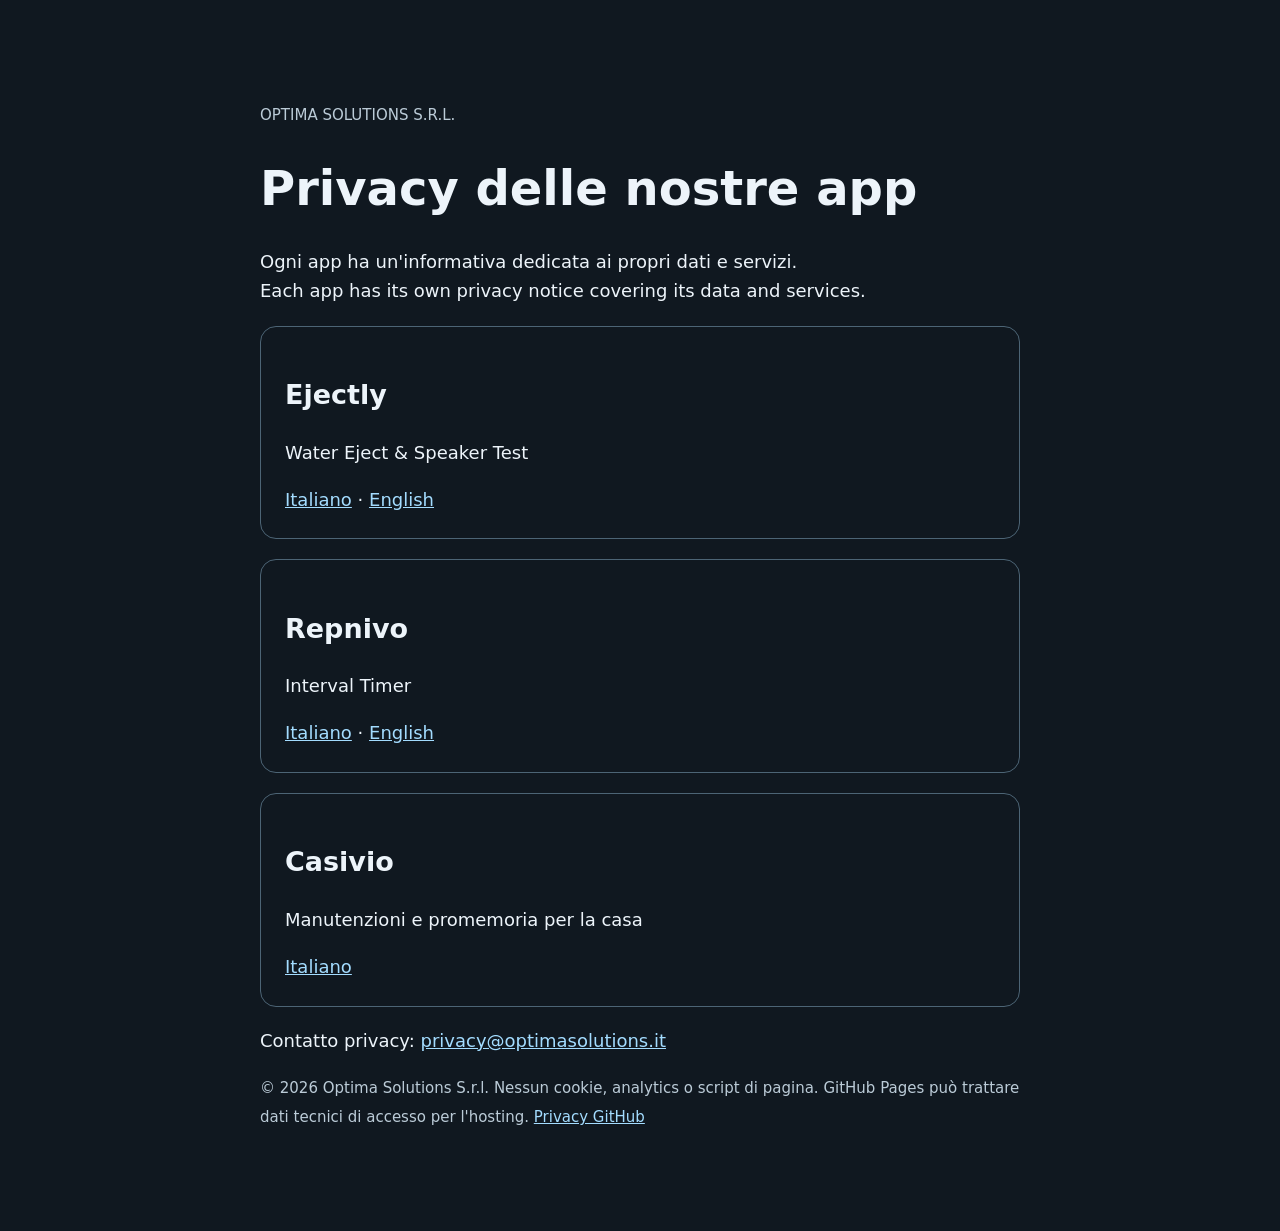
<file: index.html>
<!doctype html><html lang="it"><head><meta charset="utf-8"><meta name="viewport" content="width=device-width,initial-scale=1"><title>Optima Solutions — Privacy delle app</title><meta name="referrer" content="no-referrer"><style>body{font:18px/1.6 system-ui;margin:0;background:#101820;color:#edf4fa}main{max-width:760px;margin:8vh auto;padding:28px}h1{font-size:clamp(30px,6vw,48px);line-height:1.15}a{color:#a3dcff}article{border:1px solid #4c6475;border-radius:16px;padding:24px;margin:20px 0}small{color:#bbcbd7}a:focus-visible{outline:3px solid #ffd279;outline-offset:4px}</style></head><body><main><small>OPTIMA SOLUTIONS S.R.L.</small><h1>Privacy delle nostre app</h1><p>Ogni app ha un'informativa dedicata ai propri dati e servizi.<br><span lang="en">Each app has its own privacy notice covering its data and services.</span></p><article><h2>Ejectly</h2><p>Water Eject &amp; Speaker Test</p><a href="ejectly/it/">Italiano</a> · <a href="ejectly/" lang="en">English</a></article><article><h2>Repnivo</h2><p>Interval Timer</p><a href="repnivo/#italiano">Italiano</a> · <a href="repnivo/#english" lang="en">English</a></article><article><h2>Casivio</h2><p>Manutenzioni e promemoria per la casa</p><a href="casivio/">Italiano</a></article><p>Contatto privacy: <a href="mailto:privacy@optimasolutions.it">privacy@optimasolutions.it</a></p><small>© 2026 Optima Solutions S.r.l. Nessun cookie, analytics o script di pagina. GitHub Pages può trattare dati tecnici di accesso per l'hosting. <a href="https://docs.github.com/en/site-policy/privacy-policies/github-general-privacy-statement">Privacy GitHub</a></small></main></body></html>
</file>
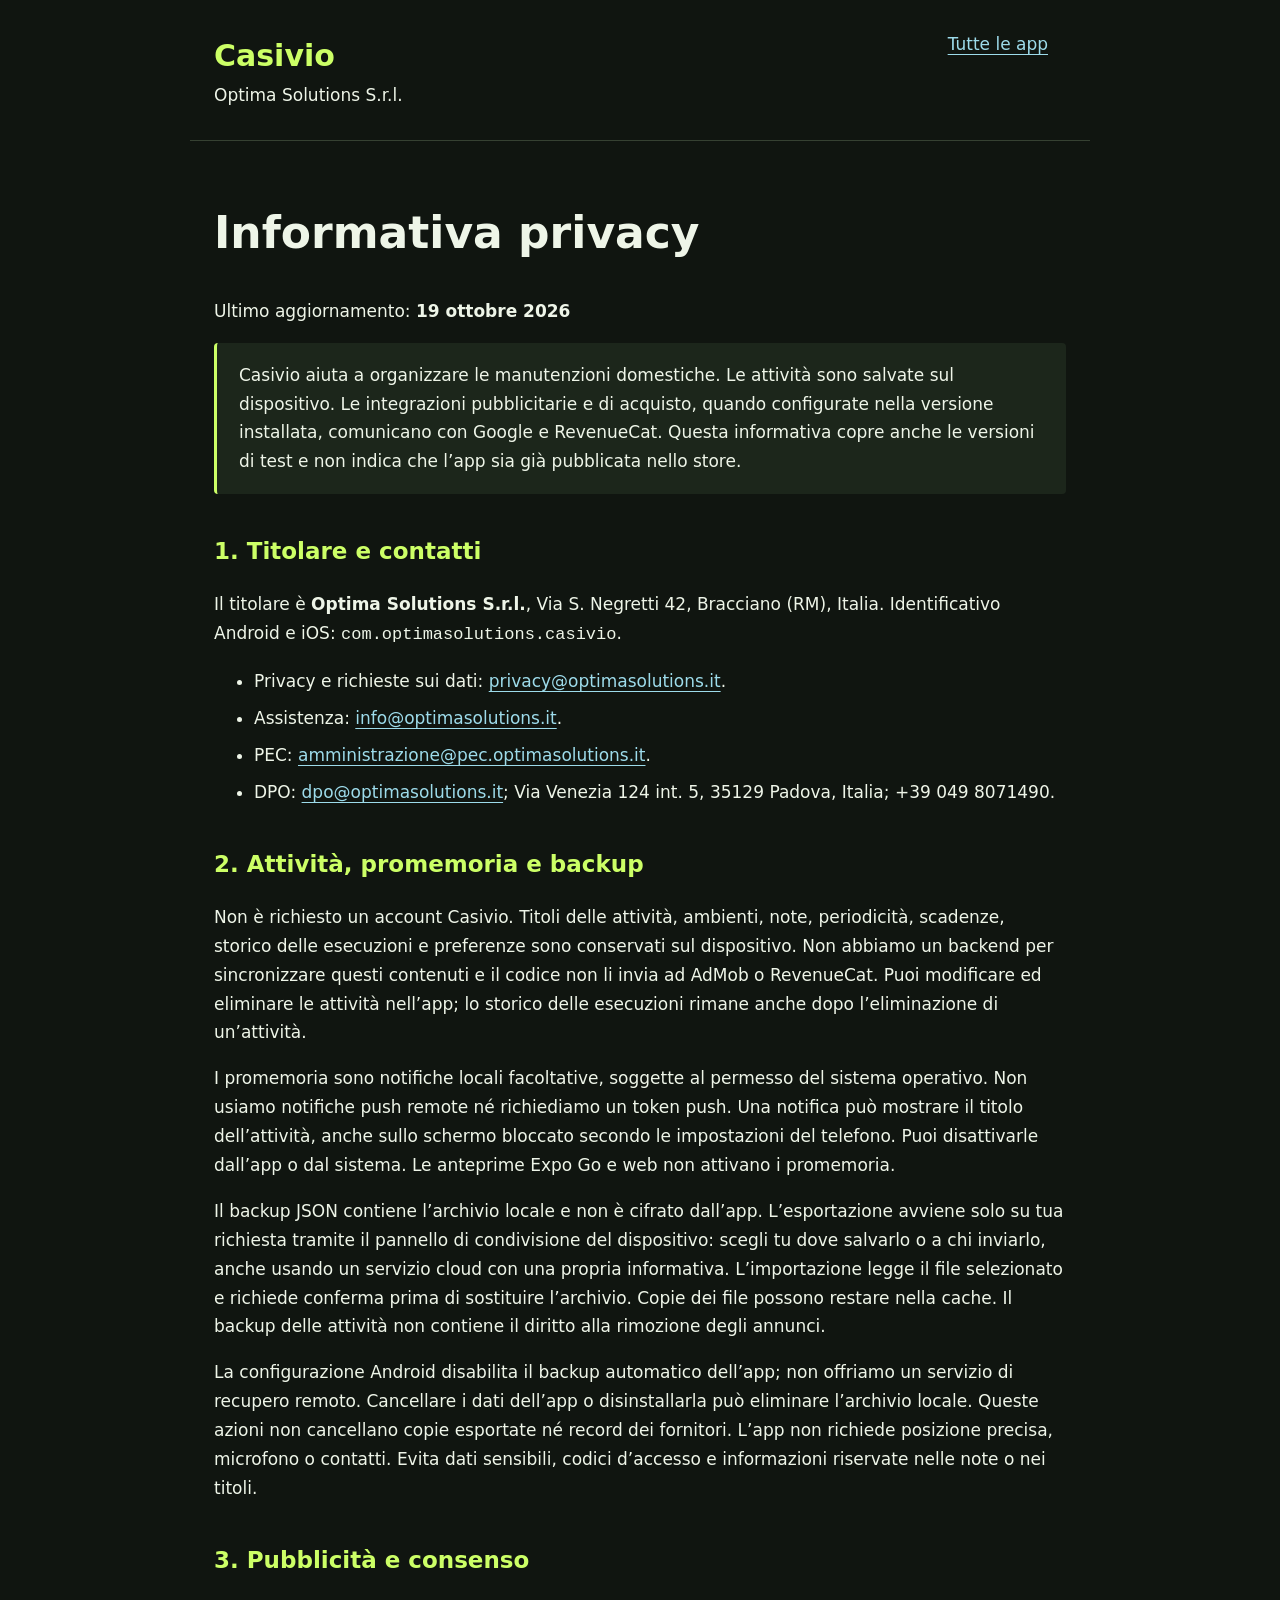
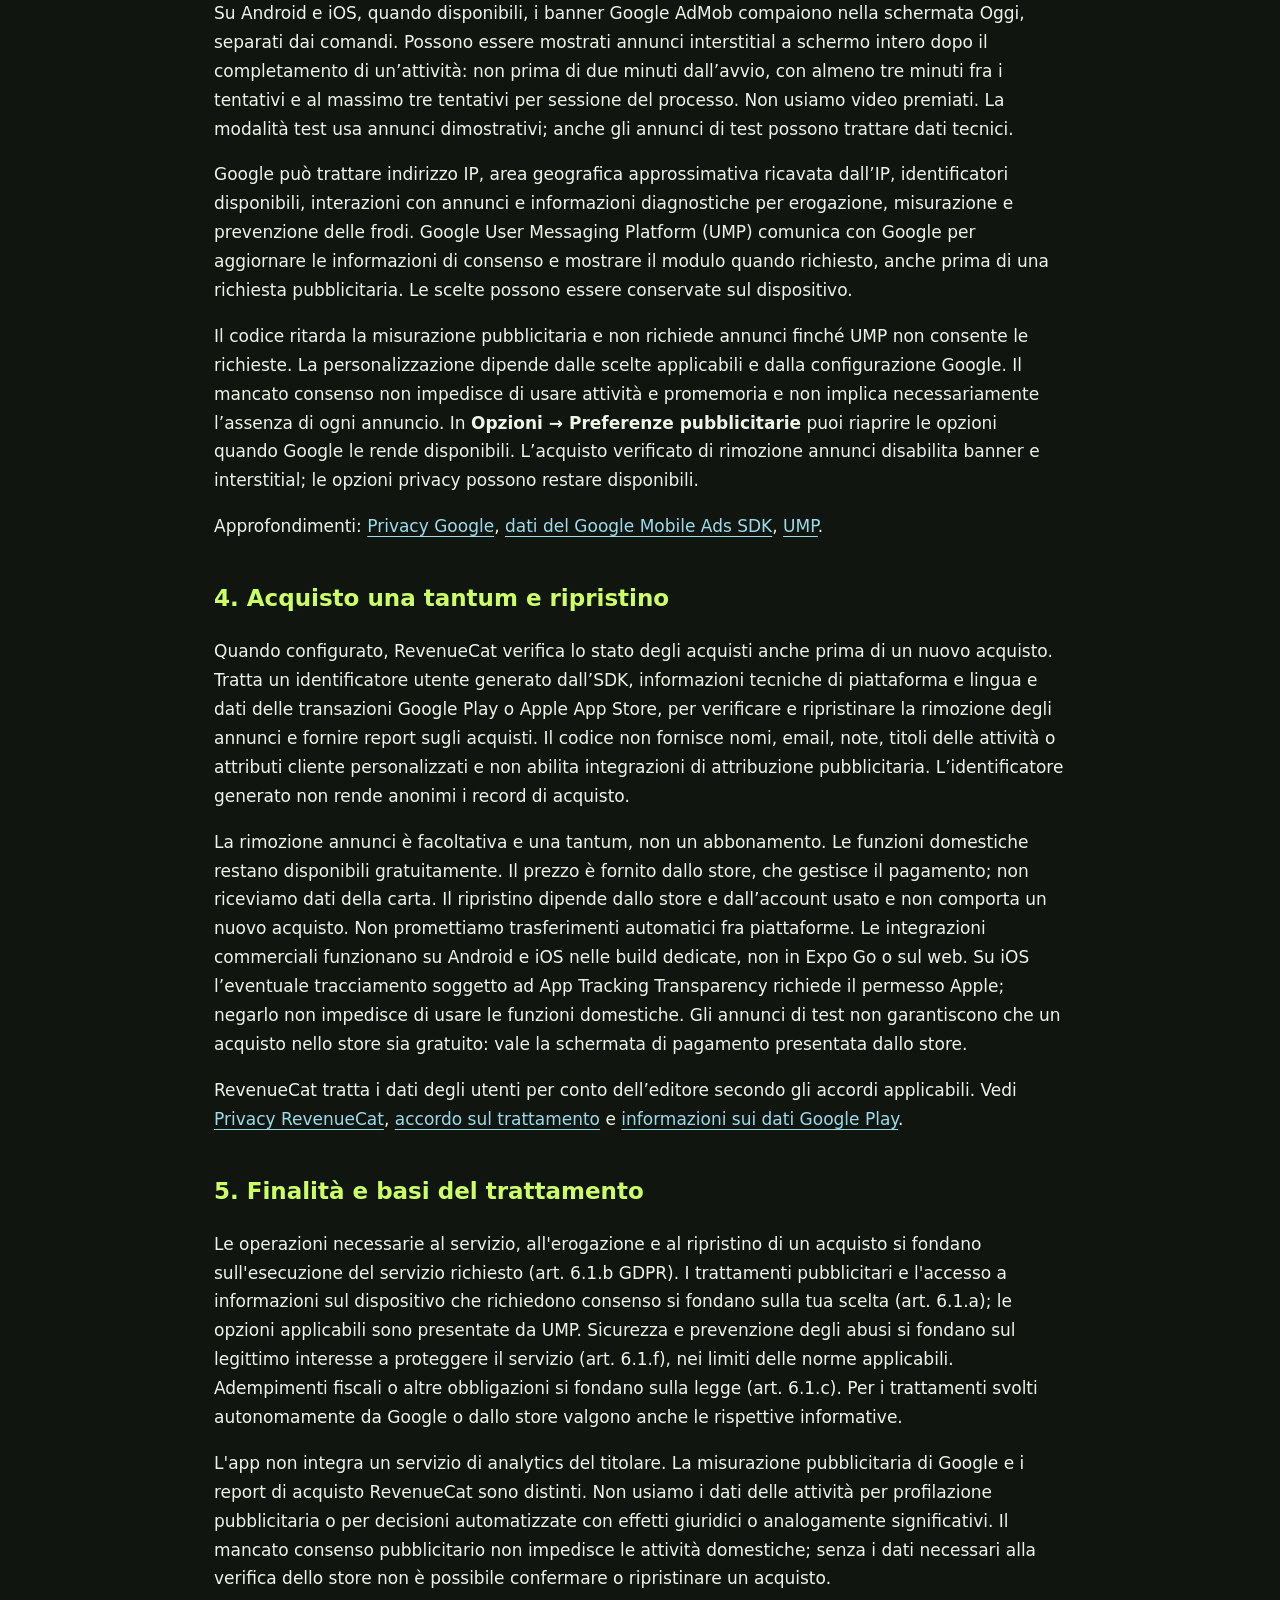
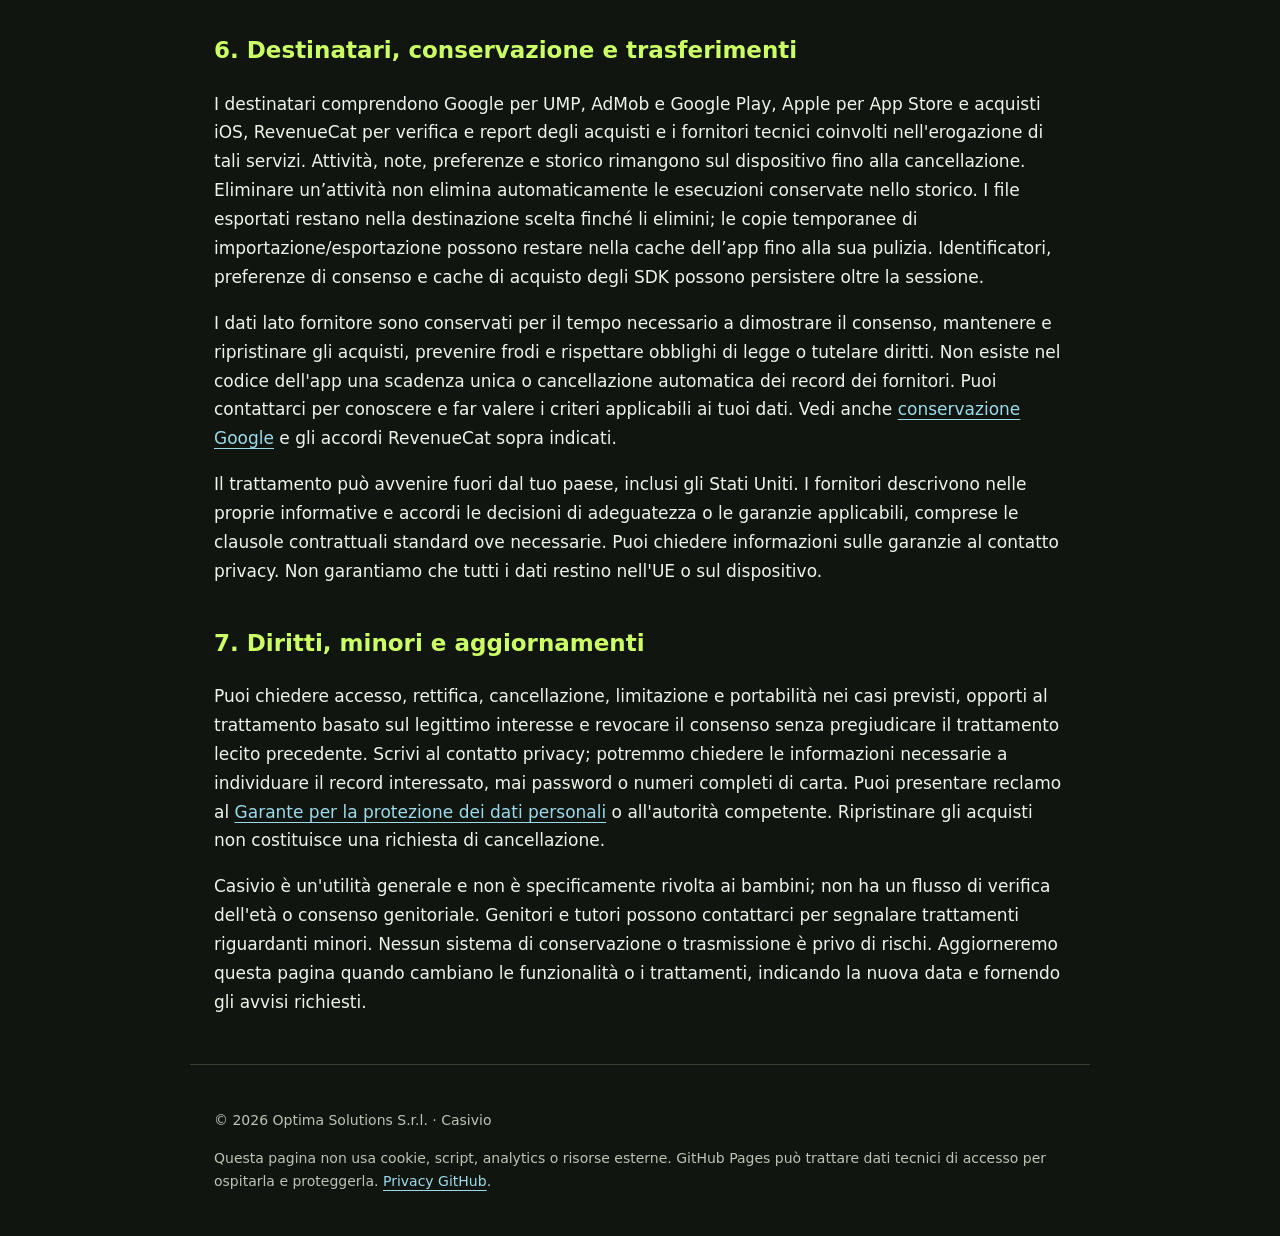
<file: casivio/index.html>
<!doctype html>
<html lang="it"><head><meta charset="utf-8"><meta name="viewport" content="width=device-width,initial-scale=1"><meta name="referrer" content="no-referrer"><title>Casivio — Informativa privacy / Privacy policy</title><meta name="description" content="Informativa privacy Casivio, promemoria per la casa di Optima Solutions S.r.l."><style>
*{box-sizing:border-box}html{scroll-behavior:smooth}body{margin:0;background:#101510;color:#eef5e8;font:17px/1.7 system-ui,sans-serif}header,main,footer{max-width:900px;margin:auto;padding:30px 24px}header{border-bottom:1px solid #364132;display:flex;justify-content:space-between;gap:20px;flex-wrap:wrap}strong.logo{font-size:30px;color:#ccff66}a{color:#9ddbea;text-underline-offset:4px}nav a{margin-right:18px}h1{font-size:clamp(30px,5vw,44px);line-height:1.2}h2{font-size:23px;color:#ccff66;margin-top:38px}h3{font-size:19px}.note{padding:18px 22px;background:#1c261b;border-left:3px solid #ccff66;border-radius:4px}section+section{margin-top:64px;border-top:1px solid #364132;padding-top:30px}footer{font-size:14px;color:#bac5b4;border-top:1px solid #364132}code{overflow-wrap:anywhere}li{margin:8px 0}:focus-visible{outline:3px solid #ffd279;outline-offset:4px}
</style></head><body><header><div><strong class="logo">Casivio</strong><br>Optima Solutions S.r.l.</div><nav><a href="../">Tutte le app</a></nav></header><main>
<section id="italiano" lang="it"><h1>Informativa privacy</h1><p>Ultimo aggiornamento: <strong>19 ottobre 2026</strong></p>
<p class="note">Casivio aiuta a organizzare le manutenzioni domestiche. Le attività sono salvate sul dispositivo. Le integrazioni pubblicitarie e di acquisto, quando configurate nella versione installata, comunicano con Google e RevenueCat. Questa informativa copre anche le versioni di test e non indica che l’app sia già pubblicata nello store.</p>
<h2>1. Titolare e contatti</h2><p>Il titolare è <strong>Optima Solutions S.r.l.</strong>, Via S. Negretti 42, Bracciano (RM), Italia. Identificativo Android e iOS: <code>com.optimasolutions.casivio</code>.</p><ul><li>Privacy e richieste sui dati: <a href="mailto:privacy@optimasolutions.it">privacy@optimasolutions.it</a>.</li><li>Assistenza: <a href="mailto:info@optimasolutions.it">info@optimasolutions.it</a>.</li><li>PEC: <a href="mailto:amministrazione@pec.optimasolutions.it">amministrazione@pec.optimasolutions.it</a>.</li><li>DPO: <a href="mailto:dpo@optimasolutions.it">dpo@optimasolutions.it</a>; Via Venezia 124 int. 5, 35129 Padova, Italia; +39 049 8071490.</li></ul>
<h2>2. Attività, promemoria e backup</h2><p>Non è richiesto un account Casivio. Titoli delle attività, ambienti, note, periodicità, scadenze, storico delle esecuzioni e preferenze sono conservati sul dispositivo. Non abbiamo un backend per sincronizzare questi contenuti e il codice non li invia ad AdMob o RevenueCat. Puoi modificare ed eliminare le attività nell’app; lo storico delle esecuzioni rimane anche dopo l’eliminazione di un’attività.</p>
<p>I promemoria sono notifiche locali facoltative, soggette al permesso del sistema operativo. Non usiamo notifiche push remote né richiediamo un token push. Una notifica può mostrare il titolo dell’attività, anche sullo schermo bloccato secondo le impostazioni del telefono. Puoi disattivarle dall’app o dal sistema. Le anteprime Expo Go e web non attivano i promemoria.</p>
<p>Il backup JSON contiene l’archivio locale e non è cifrato dall’app. L’esportazione avviene solo su tua richiesta tramite il pannello di condivisione del dispositivo: scegli tu dove salvarlo o a chi inviarlo, anche usando un servizio cloud con una propria informativa. L’importazione legge il file selezionato e richiede conferma prima di sostituire l’archivio. Copie dei file possono restare nella cache. Il backup delle attività non contiene il diritto alla rimozione degli annunci.</p>
<p>La configurazione Android disabilita il backup automatico dell’app; non offriamo un servizio di recupero remoto. Cancellare i dati dell’app o disinstallarla può eliminare l’archivio locale. Queste azioni non cancellano copie esportate né record dei fornitori. L’app non richiede posizione precisa, microfono o contatti. Evita dati sensibili, codici d’accesso e informazioni riservate nelle note o nei titoli.</p>
<h2>3. Pubblicità e consenso</h2><p>Su Android e iOS, quando disponibili, i banner Google AdMob compaiono nella schermata Oggi, separati dai comandi. Possono essere mostrati annunci interstitial a schermo intero dopo il completamento di un’attività: non prima di due minuti dall’avvio, con almeno tre minuti fra i tentativi e al massimo tre tentativi per sessione del processo. Non usiamo video premiati. La modalità test usa annunci dimostrativi; anche gli annunci di test possono trattare dati tecnici.</p>
<p>Google può trattare indirizzo IP, area geografica approssimativa ricavata dall’IP, identificatori disponibili, interazioni con annunci e informazioni diagnostiche per erogazione, misurazione e prevenzione delle frodi. Google User Messaging Platform (UMP) comunica con Google per aggiornare le informazioni di consenso e mostrare il modulo quando richiesto, anche prima di una richiesta pubblicitaria. Le scelte possono essere conservate sul dispositivo.</p>
<p>Il codice ritarda la misurazione pubblicitaria e non richiede annunci finché UMP non consente le richieste. La personalizzazione dipende dalle scelte applicabili e dalla configurazione Google. Il mancato consenso non impedisce di usare attività e promemoria e non implica necessariamente l’assenza di ogni annuncio. In <strong>Opzioni → Preferenze pubblicitarie</strong> puoi riaprire le opzioni quando Google le rende disponibili. L’acquisto verificato di rimozione annunci disabilita banner e interstitial; le opzioni privacy possono restare disponibili.</p>
<p>Approfondimenti: <a href="https://policies.google.com/privacy">Privacy Google</a>, <a href="https://developers.google.com/admob/android/privacy/play-data-disclosure">dati del Google Mobile Ads SDK</a>, <a href="https://developers.google.com/admob/android/privacy">UMP</a>.</p>
<h2>4. Acquisto una tantum e ripristino</h2><p>Quando configurato, RevenueCat verifica lo stato degli acquisti anche prima di un nuovo acquisto. Tratta un identificatore utente generato dall’SDK, informazioni tecniche di piattaforma e lingua e dati delle transazioni Google Play o Apple App Store, per verificare e ripristinare la rimozione degli annunci e fornire report sugli acquisti. Il codice non fornisce nomi, email, note, titoli delle attività o attributi cliente personalizzati e non abilita integrazioni di attribuzione pubblicitaria. L’identificatore generato non rende anonimi i record di acquisto.</p>
<p>La rimozione annunci è facoltativa e una tantum, non un abbonamento. Le funzioni domestiche restano disponibili gratuitamente. Il prezzo è fornito dallo store, che gestisce il pagamento; non riceviamo dati della carta. Il ripristino dipende dallo store e dall’account usato e non comporta un nuovo acquisto. Non promettiamo trasferimenti automatici fra piattaforme. Le integrazioni commerciali funzionano su Android e iOS nelle build dedicate, non in Expo Go o sul web. Su iOS l’eventuale tracciamento soggetto ad App Tracking Transparency richiede il permesso Apple; negarlo non impedisce di usare le funzioni domestiche. Gli annunci di test non garantiscono che un acquisto nello store sia gratuito: vale la schermata di pagamento presentata dallo store.</p>
<p>RevenueCat tratta i dati degli utenti per conto dell’editore secondo gli accordi applicabili. Vedi <a href="https://www.revenuecat.com/privacy">Privacy RevenueCat</a>, <a href="https://www.revenuecat.com/dpa">accordo sul trattamento</a> e <a href="https://www.revenuecat.com/docs/platform-resources/google-platform-resources/google-plays-data-safety">informazioni sui dati Google Play</a>.</p>
<h2>5. Finalità e basi del trattamento</h2><p>Le operazioni necessarie al servizio, all'erogazione e al ripristino di un acquisto si fondano sull'esecuzione del servizio richiesto (art. 6.1.b GDPR). I trattamenti pubblicitari e l'accesso a informazioni sul dispositivo che richiedono consenso si fondano sulla tua scelta (art. 6.1.a); le opzioni applicabili sono presentate da UMP. Sicurezza e prevenzione degli abusi si fondano sul legittimo interesse a proteggere il servizio (art. 6.1.f), nei limiti delle norme applicabili. Adempimenti fiscali o altre obbligazioni si fondano sulla legge (art. 6.1.c). Per i trattamenti svolti autonomamente da Google o dallo store valgono anche le rispettive informative.</p><p>L'app non integra un servizio di analytics del titolare. La misurazione pubblicitaria di Google e i report di acquisto RevenueCat sono distinti. Non usiamo i dati delle attività per profilazione pubblicitaria o per decisioni automatizzate con effetti giuridici o analogamente significativi. Il mancato consenso pubblicitario non impedisce le attività domestiche; senza i dati necessari alla verifica dello store non è possibile confermare o ripristinare un acquisto.</p>
<h2>6. Destinatari, conservazione e trasferimenti</h2><p>I destinatari comprendono Google per UMP, AdMob e Google Play, Apple per App Store e acquisti iOS, RevenueCat per verifica e report degli acquisti e i fornitori tecnici coinvolti nell'erogazione di tali servizi. Attività, note, preferenze e storico rimangono sul dispositivo fino alla cancellazione. Eliminare un’attività non elimina automaticamente le esecuzioni conservate nello storico. I file esportati restano nella destinazione scelta finché li elimini; le copie temporanee di importazione/esportazione possono restare nella cache dell’app fino alla sua pulizia. Identificatori, preferenze di consenso e cache di acquisto degli SDK possono persistere oltre la sessione.</p><p>I dati lato fornitore sono conservati per il tempo necessario a dimostrare il consenso, mantenere e ripristinare gli acquisti, prevenire frodi e rispettare obblighi di legge o tutelare diritti. Non esiste nel codice dell'app una scadenza unica o cancellazione automatica dei record dei fornitori. Puoi contattarci per conoscere e far valere i criteri applicabili ai tuoi dati. Vedi anche <a href="https://policies.google.com/technologies/retention">conservazione Google</a> e gli accordi RevenueCat sopra indicati.</p><p>Il trattamento può avvenire fuori dal tuo paese, inclusi gli Stati Uniti. I fornitori descrivono nelle proprie informative e accordi le decisioni di adeguatezza o le garanzie applicabili, comprese le clausole contrattuali standard ove necessarie. Puoi chiedere informazioni sulle garanzie al contatto privacy. Non garantiamo che tutti i dati restino nell'UE o sul dispositivo.</p>
<h2>7. Diritti, minori e aggiornamenti</h2><p>Puoi chiedere accesso, rettifica, cancellazione, limitazione e portabilità nei casi previsti, opporti al trattamento basato sul legittimo interesse e revocare il consenso senza pregiudicare il trattamento lecito precedente. Scrivi al contatto privacy; potremmo chiedere le informazioni necessarie a individuare il record interessato, mai password o numeri completi di carta. Puoi presentare reclamo al <a href="https://www.garanteprivacy.it">Garante per la protezione dei dati personali</a> o all'autorità competente. Ripristinare gli acquisti non costituisce una richiesta di cancellazione.</p><p>Casivio è un'utilità generale e non è specificamente rivolta ai bambini; non ha un flusso di verifica dell'età o consenso genitoriale. Genitori e tutori possono contattarci per segnalare trattamenti riguardanti minori. Nessun sistema di conservazione o trasmissione è privo di rischi. Aggiorneremo questa pagina quando cambiano le funzionalità o i trattamenti, indicando la nuova data e fornendo gli avvisi richiesti.</p></section></main><footer><p>© 2026 Optima Solutions S.r.l. · Casivio</p><p>Questa pagina non usa cookie, script, analytics o risorse esterne. GitHub Pages può trattare dati tecnici di accesso per ospitarla e proteggerla. <a href="https://docs.github.com/en/site-policy/privacy-policies/github-general-privacy-statement">Privacy GitHub</a>.</p></footer></body></html>
</file>
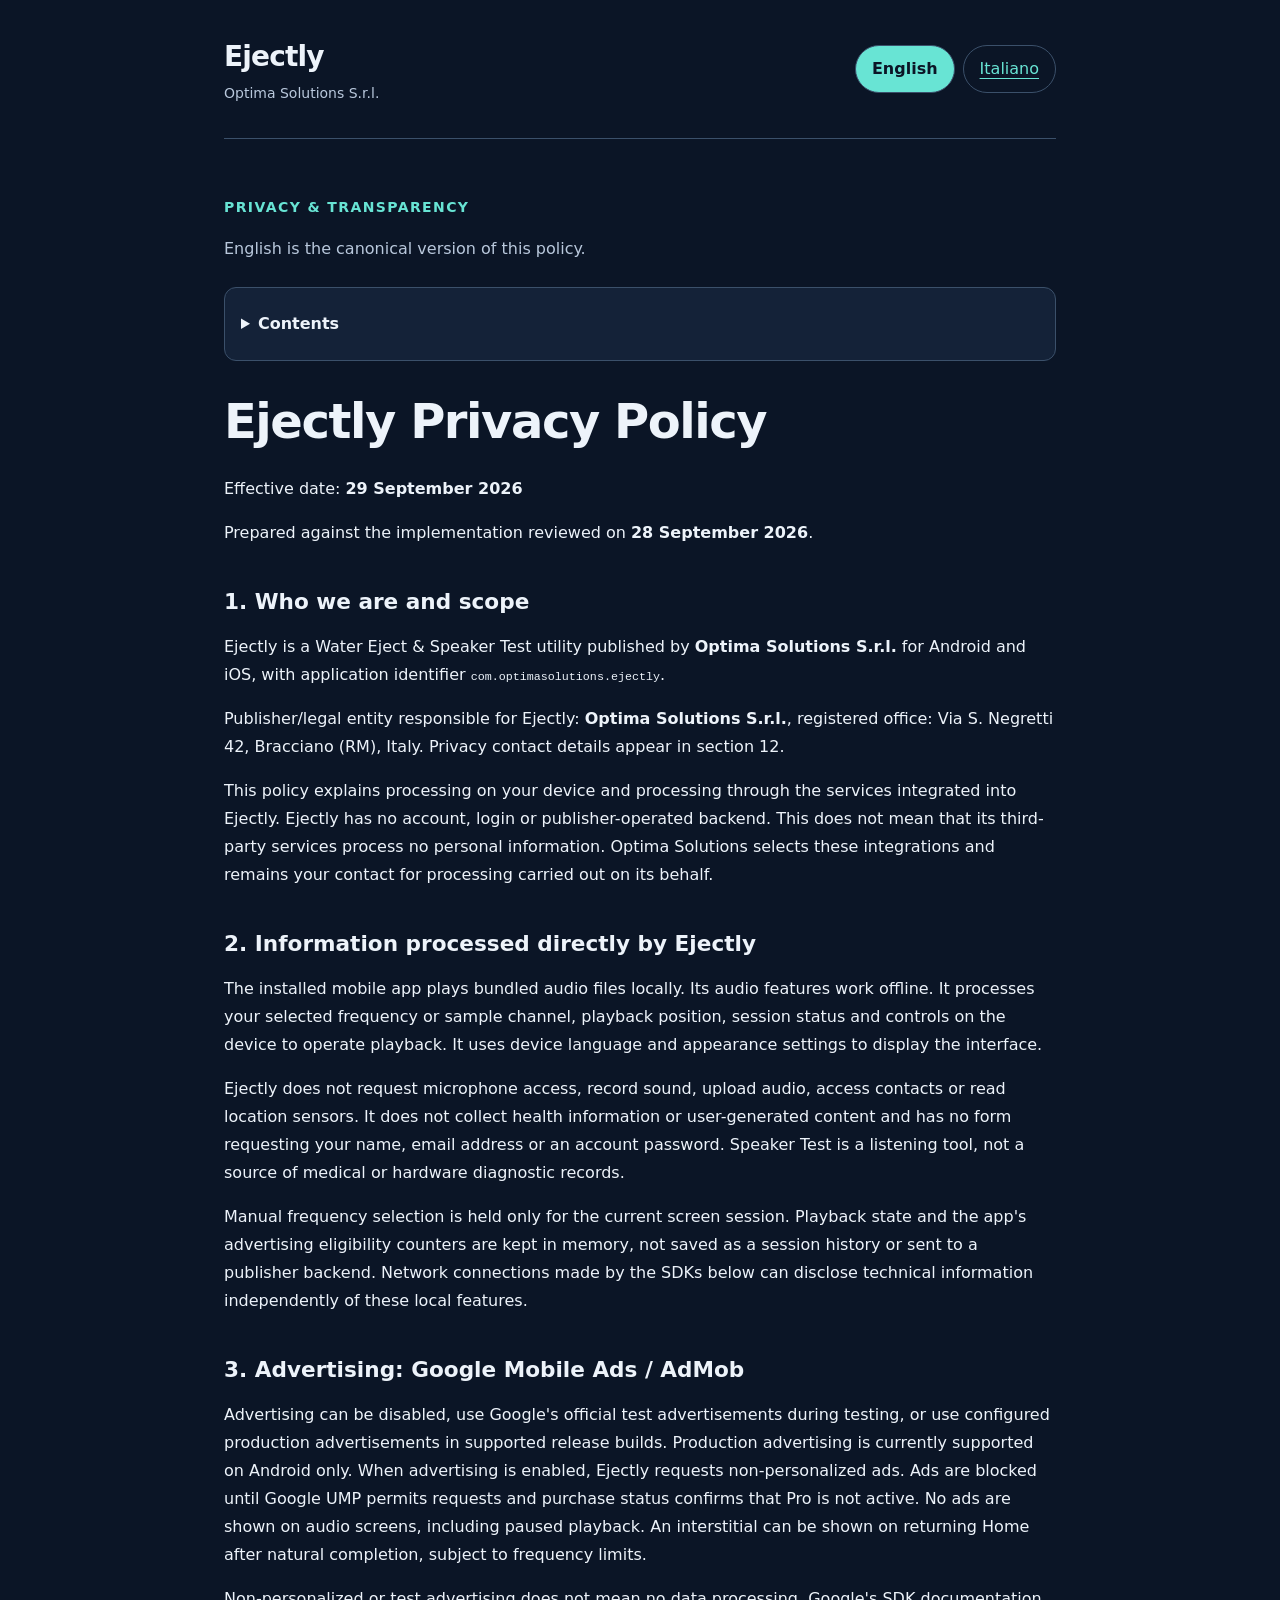
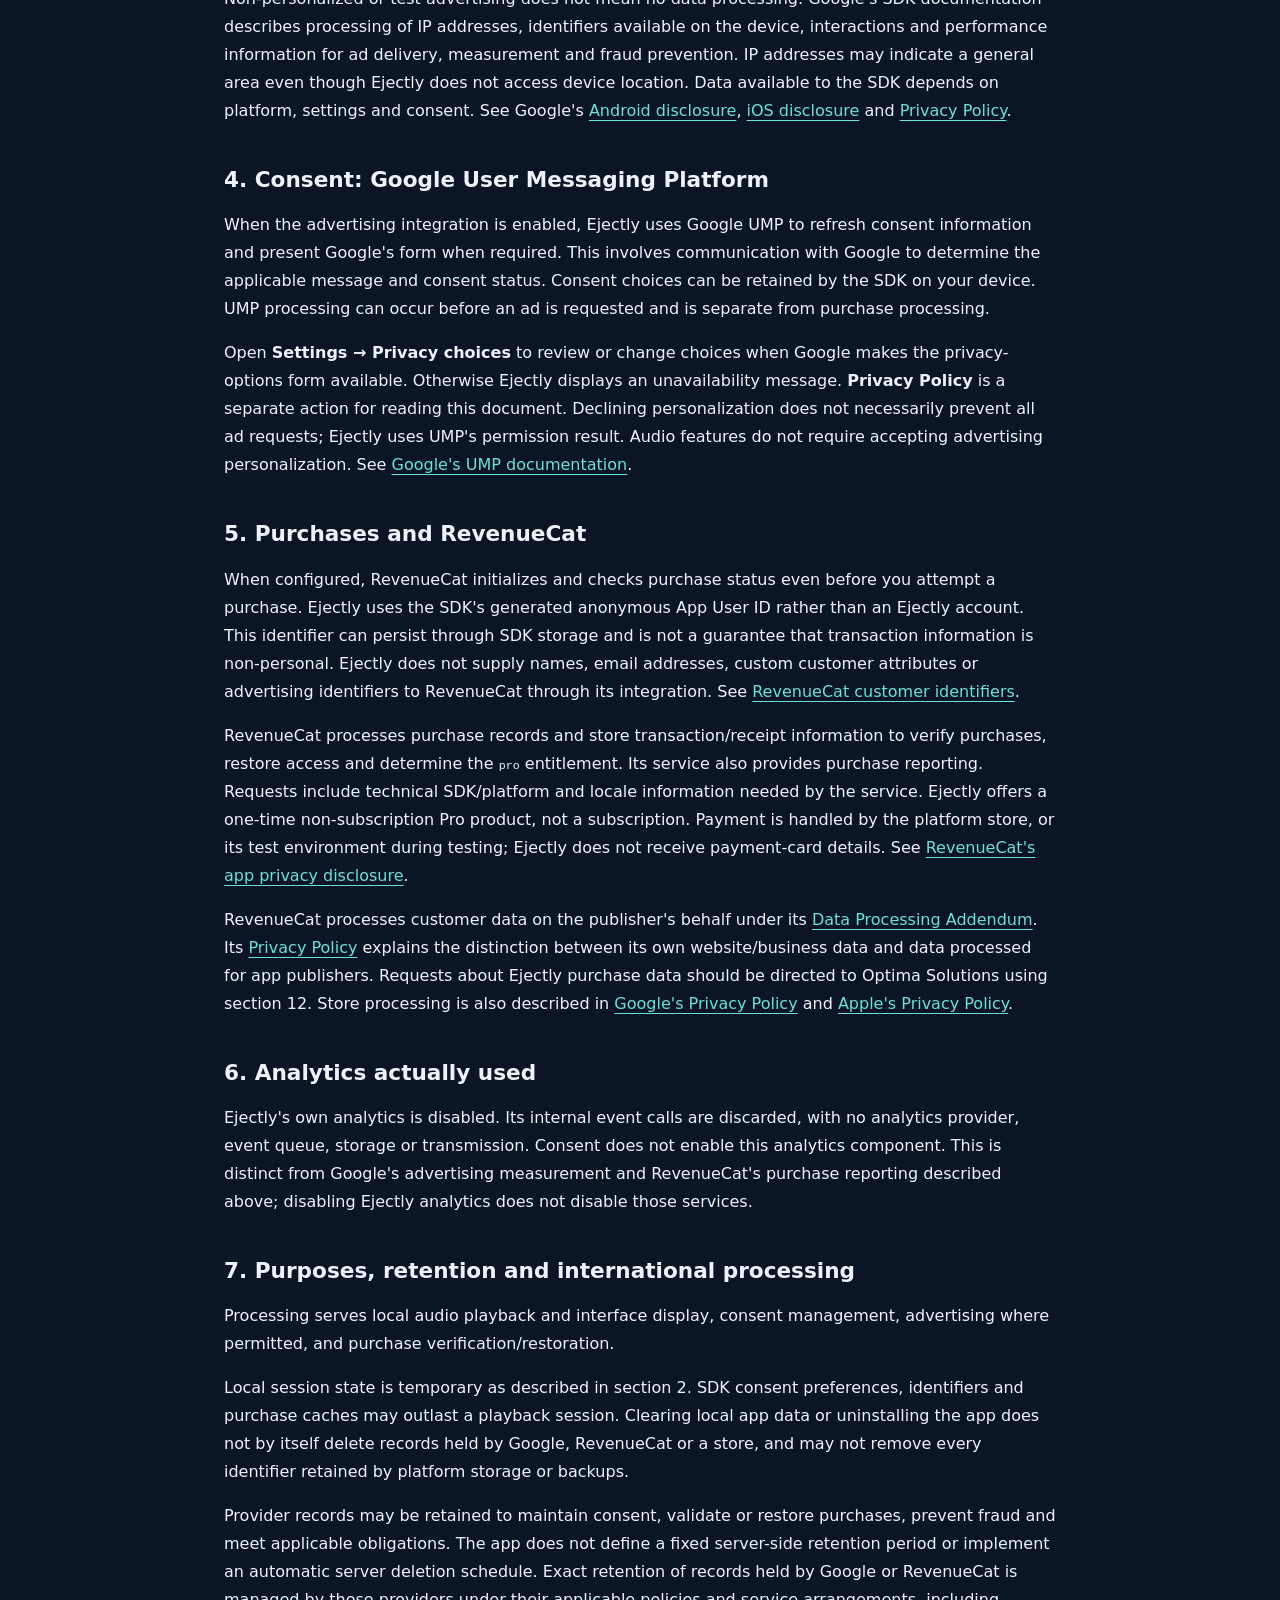
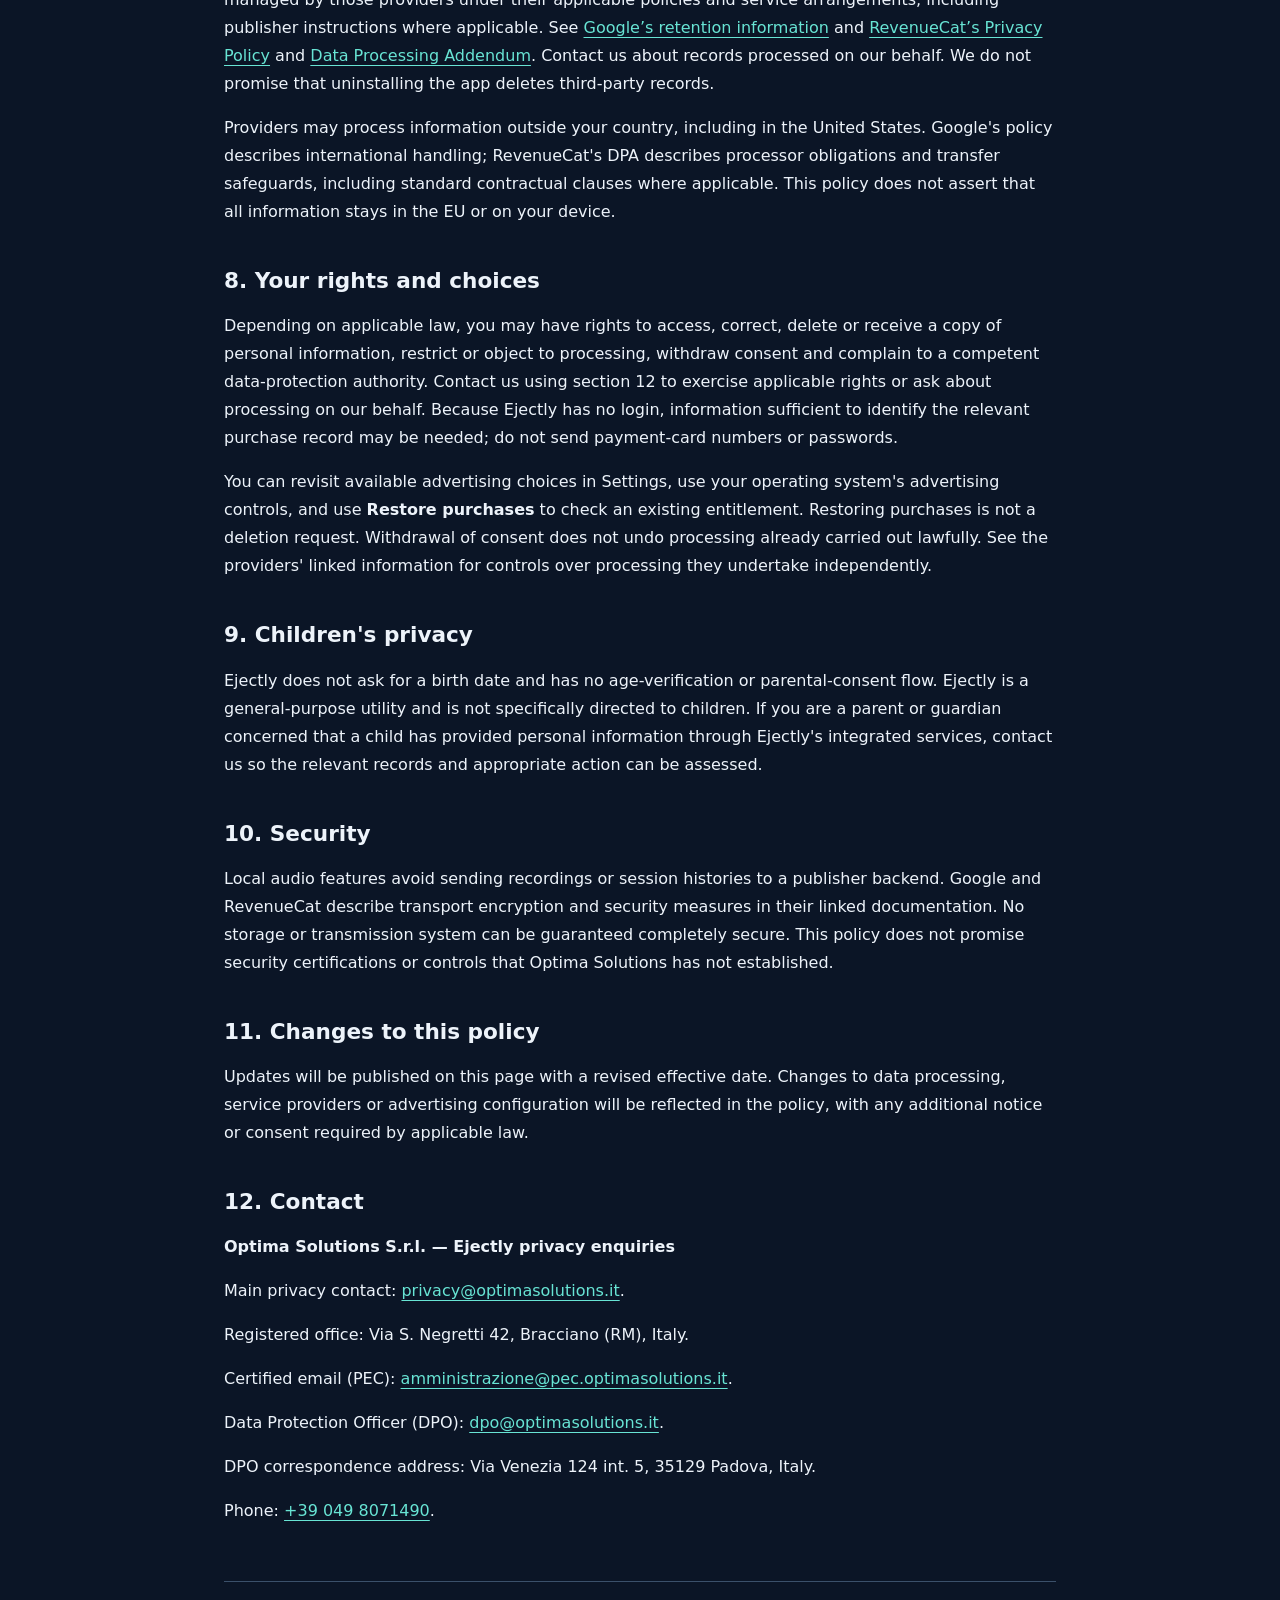
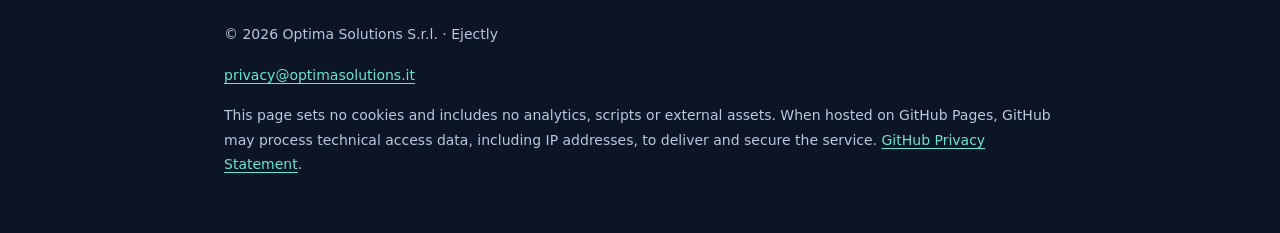
<file: ejectly/index.html>
<!doctype html>
<html lang="en">
<head>
  <meta charset="utf-8">
  <meta name="viewport" content="width=device-width, initial-scale=1">
  <meta name="referrer" content="no-referrer">
  <meta name="description" content="Ejectly — Privacy Policy. Optima Solutions S.r.l.">
  <title>Privacy Policy · Ejectly</title>
  <link rel="canonical" href="https://simonecampofranco82.github.io/optima-apps-privacy/ejectly/">
  <link rel="alternate" hreflang="en" href="https://simonecampofranco82.github.io/optima-apps-privacy/ejectly/">
  <link rel="alternate" hreflang="it" href="https://simonecampofranco82.github.io/optima-apps-privacy/ejectly/it/">
  <link rel="alternate" hreflang="x-default" href="https://simonecampofranco82.github.io/optima-apps-privacy/ejectly/">
  <link rel="stylesheet" href="./styles.css">
</head>
<body>
  <a class="skip" href="#policy">Skip to content</a>
  <header>
    <div class="brand">Ejectly<span>Optima Solutions S.r.l.</span></div>
    <nav aria-label="Language">
      <a href="./" lang="en" hreflang="en" aria-current="page">English</a>
      <a href="./it/" lang="it" hreflang="it">Italiano</a>
    </nav>
  </header>
  <main id="policy" tabindex="-1">
    <p class="eyebrow">Privacy & transparency</p>
    <p class="language-note">English is the canonical version of this policy.</p>
    <details><summary>Contents</summary><ol><li><a href="#section-1">1. Who we are and scope</a></li><li><a href="#section-2">2. Information processed directly by Ejectly</a></li><li><a href="#section-3">3. Advertising: Google Mobile Ads / AdMob</a></li><li><a href="#section-4">4. Consent: Google User Messaging Platform</a></li><li><a href="#section-5">5. Purchases and RevenueCat</a></li><li><a href="#section-6">6. Analytics actually used</a></li><li><a href="#section-7">7. Purposes, retention and international processing</a></li><li><a href="#section-8">8. Your rights and choices</a></li><li><a href="#section-9">9. Children's privacy</a></li><li><a href="#section-10">10. Security</a></li><li><a href="#section-11">11. Changes to this policy</a></li><li><a href="#section-12">12. Contact</a></li></ol></details>
    <article><h1>Ejectly Privacy Policy</h1>
<p>Effective date: <strong>29 September 2026</strong></p>
<p>Prepared against the implementation reviewed on <strong>28 September 2026</strong>.</p>
<h2 id="section-1">1. Who we are and scope</h2>
<p>Ejectly is a Water Eject &amp; Speaker Test utility published by <strong>Optima Solutions S.r.l.</strong> for Android and iOS, with application identifier <code>com.optimasolutions.ejectly</code>.</p>
<p>Publisher/legal entity responsible for Ejectly: <strong>Optima Solutions S.r.l.</strong>, registered office: Via S. Negretti 42, Bracciano (RM), Italy. Privacy contact details appear in section 12.</p>
<p>This policy explains processing on your device and processing through the services integrated into Ejectly. Ejectly has no account, login or publisher-operated backend. This does not mean that its third-party services process no personal information. Optima Solutions selects these integrations and remains your contact for processing carried out on its behalf.</p>
<h2 id="section-2">2. Information processed directly by Ejectly</h2>
<p>The installed mobile app plays bundled audio files locally. Its audio features work offline. It processes your selected frequency or sample channel, playback position, session status and controls on the device to operate playback. It uses device language and appearance settings to display the interface.</p>
<p>Ejectly does not request microphone access, record sound, upload audio, access contacts or read location sensors. It does not collect health information or user-generated content and has no form requesting your name, email address or an account password. Speaker Test is a listening tool, not a source of medical or hardware diagnostic records.</p>
<p>Manual frequency selection is held only for the current screen session. Playback state and the app's advertising eligibility counters are kept in memory, not saved as a session history or sent to a publisher backend. Network connections made by the SDKs below can disclose technical information independently of these local features.</p>
<h2 id="section-3">3. Advertising: Google Mobile Ads / AdMob</h2>
<p>Advertising can be disabled, use Google's official test advertisements during testing, or use configured production advertisements in supported release builds. Production advertising is currently supported on Android only. When advertising is enabled, Ejectly requests non-personalized ads. Ads are blocked until Google UMP permits requests and purchase status confirms that Pro is not active. No ads are shown on audio screens, including paused playback. An interstitial can be shown on returning Home after natural completion, subject to frequency limits.</p>
<p>Non-personalized or test advertising does not mean no data processing. Google's SDK documentation describes processing of IP addresses, identifiers available on the device, interactions and performance information for ad delivery, measurement and fraud prevention. IP addresses may indicate a general area even though Ejectly does not access device location. Data available to the SDK depends on platform, settings and consent. See Google's <a href="https://developers.google.com/admob/android/privacy/play-data-disclosure">Android disclosure</a>, <a href="https://developers.google.com/admob/ios/privacy/data-disclosure">iOS disclosure</a> and <a href="https://policies.google.com/privacy">Privacy Policy</a>.</p>
<h2 id="section-4">4. Consent: Google User Messaging Platform</h2>
<p>When the advertising integration is enabled, Ejectly uses Google UMP to refresh consent information and present Google's form when required. This involves communication with Google to determine the applicable message and consent status. Consent choices can be retained by the SDK on your device. UMP processing can occur before an ad is requested and is separate from purchase processing.</p>
<p>Open <strong>Settings → Privacy choices</strong> to review or change choices when Google makes the privacy-options form available. Otherwise Ejectly displays an unavailability message. <strong>Privacy Policy</strong> is a separate action for reading this document. Declining personalization does not necessarily prevent all ad requests; Ejectly uses UMP's permission result. Audio features do not require accepting advertising personalization. See <a href="https://developers.google.com/admob/android/privacy">Google's UMP documentation</a>.</p>
<h2 id="section-5">5. Purchases and RevenueCat</h2>
<p>When configured, RevenueCat initializes and checks purchase status even before you attempt a purchase. Ejectly uses the SDK's generated anonymous App User ID rather than an Ejectly account. This identifier can persist through SDK storage and is not a guarantee that transaction information is non-personal. Ejectly does not supply names, email addresses, custom customer attributes or advertising identifiers to RevenueCat through its integration. See <a href="https://www.revenuecat.com/docs/customers/identifying-customers">RevenueCat customer identifiers</a>.</p>
<p>RevenueCat processes purchase records and store transaction/receipt information to verify purchases, restore access and determine the <code>pro</code> entitlement. Its service also provides purchase reporting. Requests include technical SDK/platform and locale information needed by the service. Ejectly offers a one-time non-subscription Pro product, not a subscription. Payment is handled by the platform store, or its test environment during testing; Ejectly does not receive payment-card details. See <a href="https://www.revenuecat.com/docs/platform-resources/apple-platform-resources/apple-app-privacy">RevenueCat's app privacy disclosure</a>.</p>
<p>RevenueCat processes customer data on the publisher's behalf under its <a href="https://www.revenuecat.com/dpa">Data Processing Addendum</a>. Its <a href="https://www.revenuecat.com/privacy">Privacy Policy</a> explains the distinction between its own website/business data and data processed for app publishers. Requests about Ejectly purchase data should be directed to Optima Solutions using section 12. Store processing is also described in <a href="https://policies.google.com/privacy">Google's Privacy Policy</a> and <a href="https://www.apple.com/legal/privacy/">Apple's Privacy Policy</a>.</p>
<h2 id="section-6">6. Analytics actually used</h2>
<p>Ejectly's own analytics is disabled. Its internal event calls are discarded, with no analytics provider, event queue, storage or transmission. Consent does not enable this analytics component. This is distinct from Google's advertising measurement and RevenueCat's purchase reporting described above; disabling Ejectly analytics does not disable those services.</p>
<h2 id="section-7">7. Purposes, retention and international processing</h2>
<p>Processing serves local audio playback and interface display, consent management, advertising where permitted, and purchase verification/restoration.</p>
<p>Local session state is temporary as described in section 2. SDK consent preferences, identifiers and purchase caches may outlast a playback session. Clearing local app data or uninstalling the app does not by itself delete records held by Google, RevenueCat or a store, and may not remove every identifier retained by platform storage or backups.</p>
<p>Provider records may be retained to maintain consent, validate or restore purchases, prevent fraud and meet applicable obligations. The app does not define a fixed server-side retention period or implement an automatic server deletion schedule. Exact retention of records held by Google or RevenueCat is managed by those providers under their applicable policies and service arrangements, including publisher instructions where applicable. See <a href="https://policies.google.com/technologies/retention">Google’s retention information</a> and <a href="https://www.revenuecat.com/privacy">RevenueCat’s Privacy Policy</a> and <a href="https://www.revenuecat.com/dpa">Data Processing Addendum</a>. Contact us about records processed on our behalf. We do not promise that uninstalling the app deletes third-party records.</p>
<p>Providers may process information outside your country, including in the United States. Google's policy describes international handling; RevenueCat's DPA describes processor obligations and transfer safeguards, including standard contractual clauses where applicable. This policy does not assert that all information stays in the EU or on your device.</p>
<h2 id="section-8">8. Your rights and choices</h2>
<p>Depending on applicable law, you may have rights to access, correct, delete or receive a copy of personal information, restrict or object to processing, withdraw consent and complain to a competent data-protection authority. Contact us using section 12 to exercise applicable rights or ask about processing on our behalf. Because Ejectly has no login, information sufficient to identify the relevant purchase record may be needed; do not send payment-card numbers or passwords.</p>
<p>You can revisit available advertising choices in Settings, use your operating system's advertising controls, and use <strong>Restore purchases</strong> to check an existing entitlement. Restoring purchases is not a deletion request. Withdrawal of consent does not undo processing already carried out lawfully. See the providers' linked information for controls over processing they undertake independently.</p>
<h2 id="section-9">9. Children's privacy</h2>
<p>Ejectly does not ask for a birth date and has no age-verification or parental-consent flow. Ejectly is a general-purpose utility and is not specifically directed to children. If you are a parent or guardian concerned that a child has provided personal information through Ejectly's integrated services, contact us so the relevant records and appropriate action can be assessed.</p>
<h2 id="section-10">10. Security</h2>
<p>Local audio features avoid sending recordings or session histories to a publisher backend. Google and RevenueCat describe transport encryption and security measures in their linked documentation. No storage or transmission system can be guaranteed completely secure. This policy does not promise security certifications or controls that Optima Solutions has not established.</p>
<h2 id="section-11">11. Changes to this policy</h2>
<p>Updates will be published on this page with a revised effective date. Changes to data processing, service providers or advertising configuration will be reflected in the policy, with any additional notice or consent required by applicable law.</p>
<h2 id="section-12">12. Contact</h2>
<p><strong>Optima Solutions S.r.l. — Ejectly privacy enquiries</strong></p>
<p>Main privacy contact: <a href="mailto:privacy@optimasolutions.it">privacy@optimasolutions.it</a>.</p>
<p>Registered office: Via S. Negretti 42, Bracciano (RM), Italy.</p>
<p>Certified email (PEC): <a href="mailto:amministrazione@pec.optimasolutions.it">amministrazione@pec.optimasolutions.it</a>.</p>
<p>Data Protection Officer (DPO): <a href="mailto:dpo@optimasolutions.it">dpo@optimasolutions.it</a>.</p>
<p>DPO correspondence address: Via Venezia 124 int. 5, 35129 Padova, Italy.</p>
<p>Phone: <a href="tel:+390498071490">+39 049 8071490</a>.</p></article>
  </main>
  <footer>
    <p>© 2026 Optima Solutions S.r.l. · Ejectly</p>
    <p><a href="mailto:privacy@optimasolutions.it">privacy@optimasolutions.it</a></p>
    <p>This page sets no cookies and includes no analytics, scripts or external assets. When hosted on GitHub Pages, GitHub may process technical access data, including IP addresses, to deliver and secure the service. <a href="https://docs.github.com/en/site-policy/privacy-policies/github-general-privacy-statement">GitHub Privacy Statement</a>.</p>
  </footer>
</body>
</html>
</file>
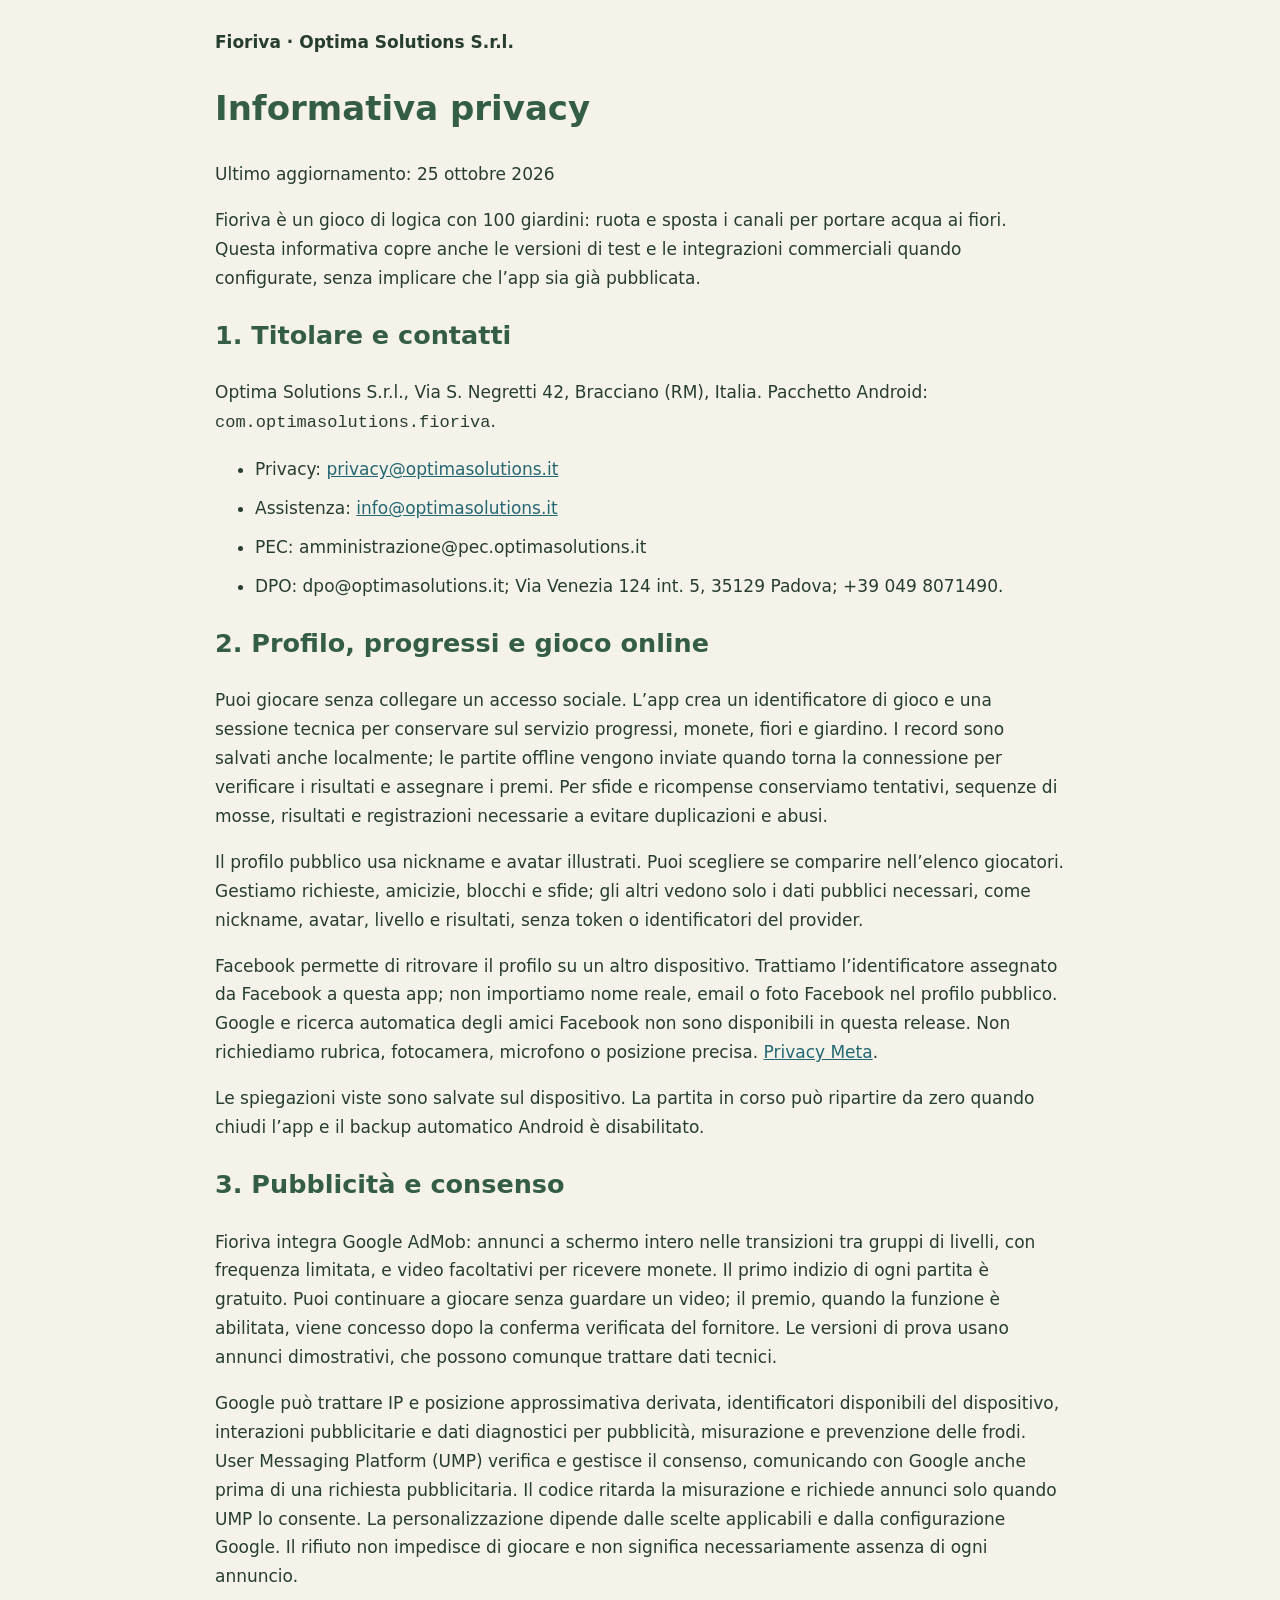
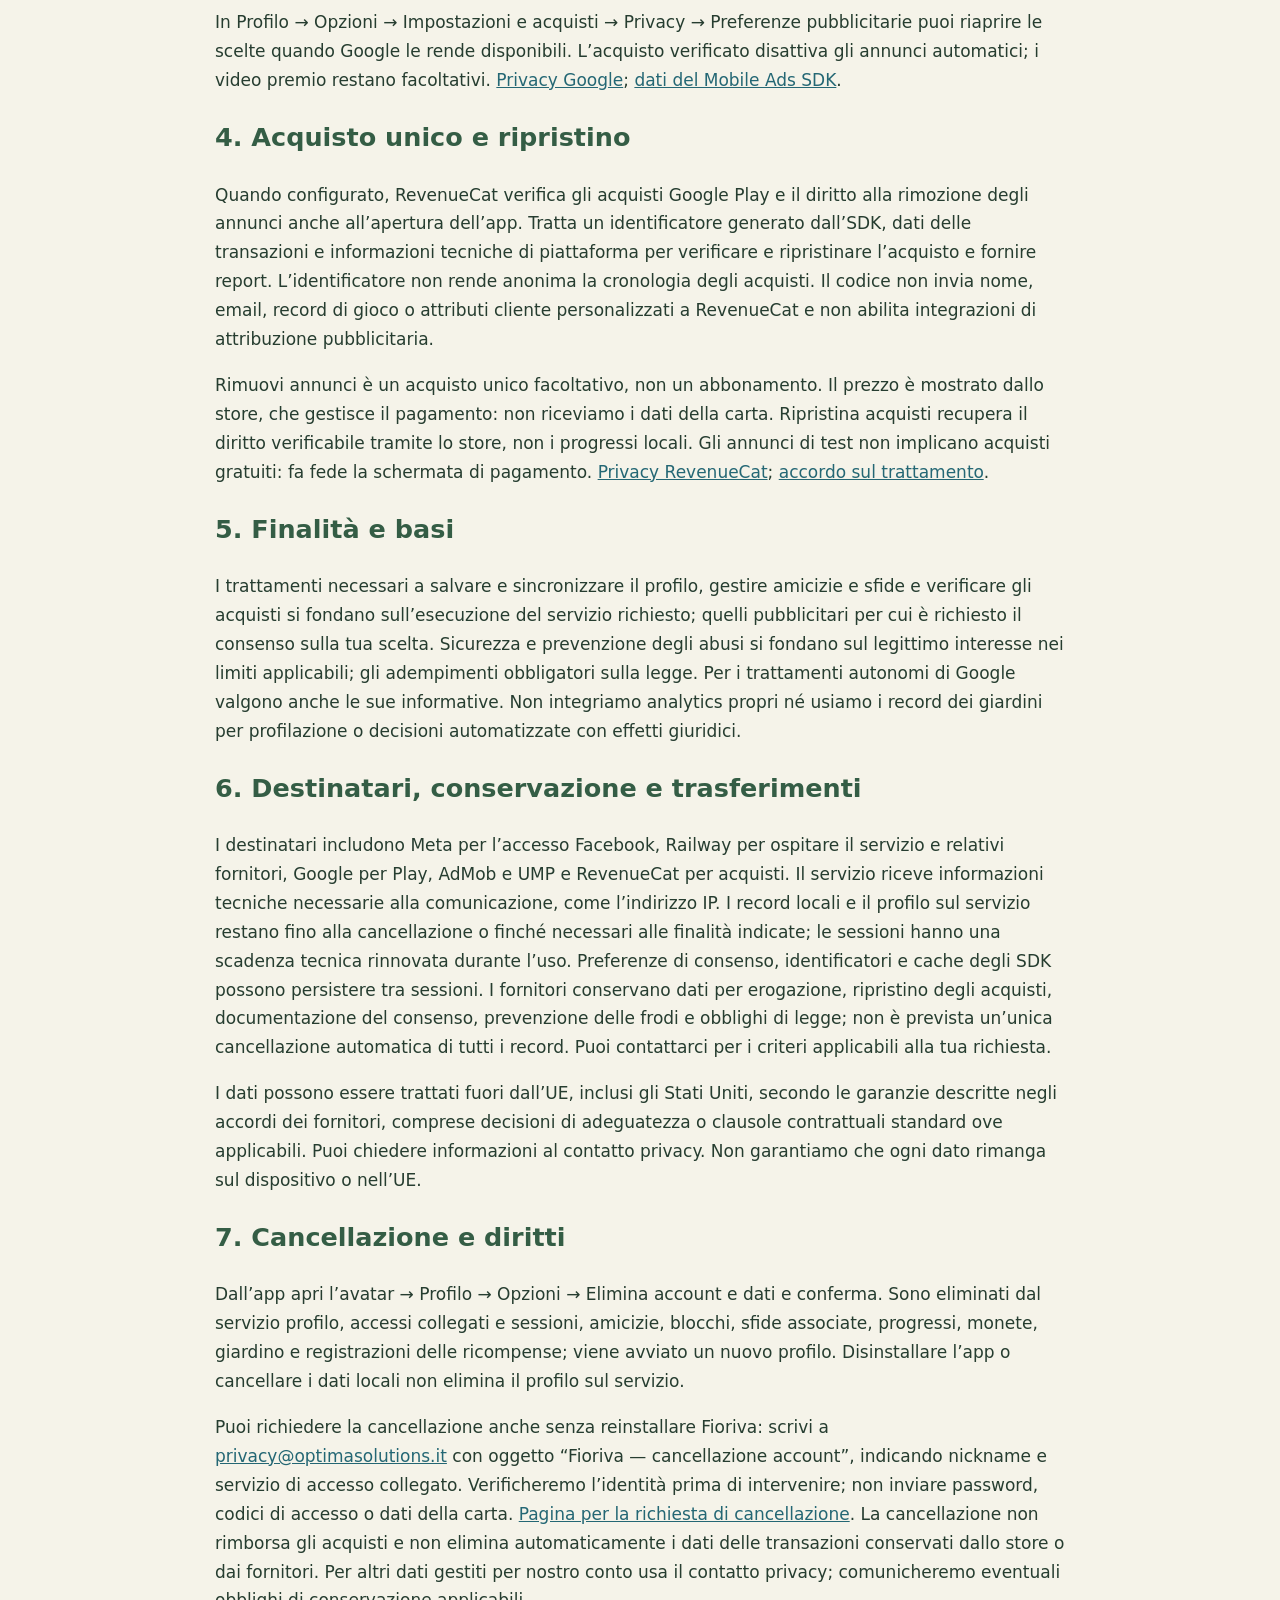
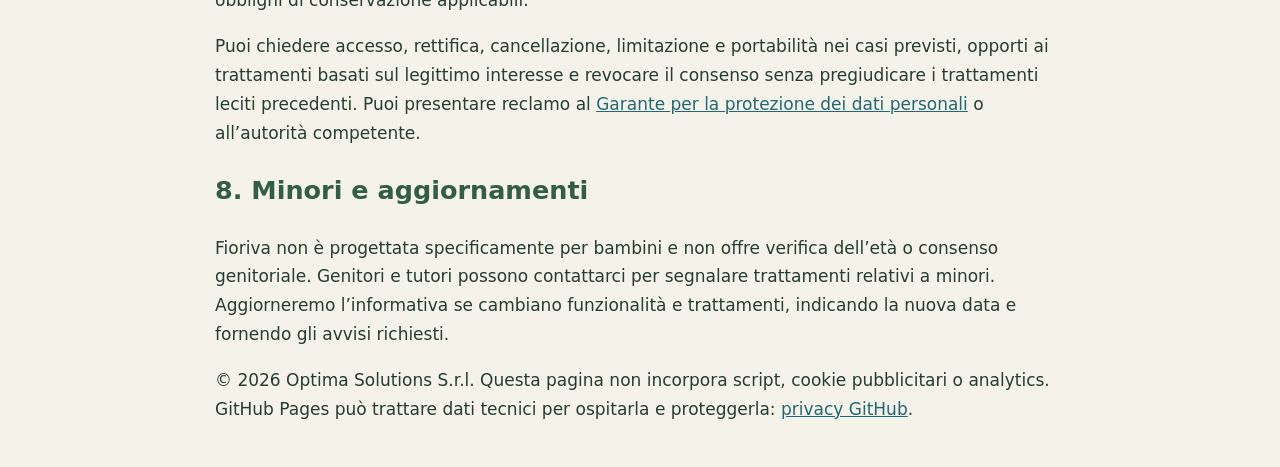
<file: fioriva/index.html>
<!doctype html><html lang="it"><head><meta charset="utf-8"><meta name="viewport" content="width=device-width,initial-scale=1"><title>Fioriva — Informativa privacy</title><style>body{max-width:850px;margin:auto;padding:28px;font:17px/1.7 system-ui;background:#f5f3e9;color:#263d30}h1,h2{color:#345d45}a{color:#246774}li{margin:10px 0}code{overflow-wrap:anywhere}</style></head><body><header><strong>Fioriva · Optima Solutions S.r.l.</strong></header><main><h1>Informativa privacy</h1><p>Ultimo aggiornamento: 25 ottobre 2026</p><p>Fioriva è un gioco di logica con 100 giardini: ruota e sposta i canali per portare acqua ai fiori. Questa informativa copre anche le versioni di test e le integrazioni commerciali quando configurate, senza implicare che l’app sia già pubblicata.</p>
<h2>1. Titolare e contatti</h2><p>Optima Solutions S.r.l., Via S. Negretti 42, Bracciano (RM), Italia. Pacchetto Android: <code>com.optimasolutions.fioriva</code>.</p><ul><li>Privacy: <a href="mailto:privacy@optimasolutions.it">privacy@optimasolutions.it</a></li><li>Assistenza: <a href="mailto:info@optimasolutions.it">info@optimasolutions.it</a></li><li>PEC: amministrazione@pec.optimasolutions.it</li><li>DPO: dpo@optimasolutions.it; Via Venezia 124 int. 5, 35129 Padova; +39 049 8071490.</li></ul>
<h2>2. Profilo, progressi e gioco online</h2><p>Puoi giocare senza collegare un accesso sociale. L’app crea un identificatore di gioco e una sessione tecnica per conservare sul servizio progressi, monete, fiori e giardino. I record sono salvati anche localmente; le partite offline vengono inviate quando torna la connessione per verificare i risultati e assegnare i premi. Per sfide e ricompense conserviamo tentativi, sequenze di mosse, risultati e registrazioni necessarie a evitare duplicazioni e abusi.</p><p>Il profilo pubblico usa nickname e avatar illustrati. Puoi scegliere se comparire nell’elenco giocatori. Gestiamo richieste, amicizie, blocchi e sfide; gli altri vedono solo i dati pubblici necessari, come nickname, avatar, livello e risultati, senza token o identificatori del provider.</p><p>Facebook permette di ritrovare il profilo su un altro dispositivo. Trattiamo l’identificatore assegnato da Facebook a questa app; non importiamo nome reale, email o foto Facebook nel profilo pubblico. Google e ricerca automatica degli amici Facebook non sono disponibili in questa release. Non richiediamo rubrica, fotocamera, microfono o posizione precisa. <a href="https://www.facebook.com/privacy/policy/">Privacy Meta</a>.</p><p>Le spiegazioni viste sono salvate sul dispositivo. La partita in corso può ripartire da zero quando chiudi l’app e il backup automatico Android è disabilitato.</p><h2>3. Pubblicità e consenso</h2><p>Fioriva integra Google AdMob: annunci a schermo intero nelle transizioni tra gruppi di livelli, con frequenza limitata, e video facoltativi per ricevere monete. Il primo indizio di ogni partita è gratuito. Puoi continuare a giocare senza guardare un video; il premio, quando la funzione è abilitata, viene concesso dopo la conferma verificata del fornitore. Le versioni di prova usano annunci dimostrativi, che possono comunque trattare dati tecnici.</p><p>Google può trattare IP e posizione approssimativa derivata, identificatori disponibili del dispositivo, interazioni pubblicitarie e dati diagnostici per pubblicità, misurazione e prevenzione delle frodi. User Messaging Platform (UMP) verifica e gestisce il consenso, comunicando con Google anche prima di una richiesta pubblicitaria. Il codice ritarda la misurazione e richiede annunci solo quando UMP lo consente. La personalizzazione dipende dalle scelte applicabili e dalla configurazione Google. Il rifiuto non impedisce di giocare e non significa necessariamente assenza di ogni annuncio.</p><p>In Profilo → Opzioni → Impostazioni e acquisti → Privacy → Preferenze pubblicitarie puoi riaprire le scelte quando Google le rende disponibili. L’acquisto verificato disattiva gli annunci automatici; i video premio restano facoltativi. <a href="https://policies.google.com/privacy">Privacy Google</a>; <a href="https://developers.google.com/admob/android/privacy/play-data-disclosure">dati del Mobile Ads SDK</a>.</p>
<h2>4. Acquisto unico e ripristino</h2><p>Quando configurato, RevenueCat verifica gli acquisti Google Play e il diritto alla rimozione degli annunci anche all’apertura dell’app. Tratta un identificatore generato dall’SDK, dati delle transazioni e informazioni tecniche di piattaforma per verificare e ripristinare l’acquisto e fornire report. L’identificatore non rende anonima la cronologia degli acquisti. Il codice non invia nome, email, record di gioco o attributi cliente personalizzati a RevenueCat e non abilita integrazioni di attribuzione pubblicitaria.</p><p>Rimuovi annunci è un acquisto unico facoltativo, non un abbonamento. Il prezzo è mostrato dallo store, che gestisce il pagamento: non riceviamo i dati della carta. Ripristina acquisti recupera il diritto verificabile tramite lo store, non i progressi locali. Gli annunci di test non implicano acquisti gratuiti: fa fede la schermata di pagamento. <a href="https://www.revenuecat.com/privacy">Privacy RevenueCat</a>; <a href="https://www.revenuecat.com/dpa">accordo sul trattamento</a>.</p>
<h2>5. Finalità e basi</h2><p>I trattamenti necessari a salvare e sincronizzare il profilo, gestire amicizie e sfide e verificare gli acquisti si fondano sull’esecuzione del servizio richiesto; quelli pubblicitari per cui è richiesto il consenso sulla tua scelta. Sicurezza e prevenzione degli abusi si fondano sul legittimo interesse nei limiti applicabili; gli adempimenti obbligatori sulla legge. Per i trattamenti autonomi di Google valgono anche le sue informative. Non integriamo analytics propri né usiamo i record dei giardini per profilazione o decisioni automatizzate con effetti giuridici.</p>
<h2>6. Destinatari, conservazione e trasferimenti</h2><p>I destinatari includono Meta per l’accesso Facebook, Railway per ospitare il servizio e relativi fornitori, Google per Play, AdMob e UMP e RevenueCat per acquisti. Il servizio riceve informazioni tecniche necessarie alla comunicazione, come l’indirizzo IP. I record locali e il profilo sul servizio restano fino alla cancellazione o finché necessari alle finalità indicate; le sessioni hanno una scadenza tecnica rinnovata durante l’uso. Preferenze di consenso, identificatori e cache degli SDK possono persistere tra sessioni. I fornitori conservano dati per erogazione, ripristino degli acquisti, documentazione del consenso, prevenzione delle frodi e obblighi di legge; non è prevista un’unica cancellazione automatica di tutti i record. Puoi contattarci per i criteri applicabili alla tua richiesta.</p><p>I dati possono essere trattati fuori dall’UE, inclusi gli Stati Uniti, secondo le garanzie descritte negli accordi dei fornitori, comprese decisioni di adeguatezza o clausole contrattuali standard ove applicabili. Puoi chiedere informazioni al contatto privacy. Non garantiamo che ogni dato rimanga sul dispositivo o nell’UE.</p>
<h2 id="eliminazione-dati">7. Cancellazione e diritti</h2><p>Dall’app apri l’avatar → Profilo → Opzioni → Elimina account e dati e conferma. Sono eliminati dal servizio profilo, accessi collegati e sessioni, amicizie, blocchi, sfide associate, progressi, monete, giardino e registrazioni delle ricompense; viene avviato un nuovo profilo. Disinstallare l’app o cancellare i dati locali non elimina il profilo sul servizio.</p><p>Puoi richiedere la cancellazione anche senza reinstallare Fioriva: scrivi a <a href="mailto:privacy@optimasolutions.it?subject=Fioriva%20-%20cancellazione%20account">privacy@optimasolutions.it</a> con oggetto “Fioriva — cancellazione account”, indicando nickname e servizio di accesso collegato. Verificheremo l’identità prima di intervenire; non inviare password, codici di accesso o dati della carta. <a href="./delete-account/">Pagina per la richiesta di cancellazione</a>. La cancellazione non rimborsa gli acquisti e non elimina automaticamente i dati delle transazioni conservati dallo store o dai fornitori. Per altri dati gestiti per nostro conto usa il contatto privacy; comunicheremo eventuali obblighi di conservazione applicabili.</p><p>Puoi chiedere accesso, rettifica, cancellazione, limitazione e portabilità nei casi previsti, opporti ai trattamenti basati sul legittimo interesse e revocare il consenso senza pregiudicare i trattamenti leciti precedenti. Puoi presentare reclamo al <a href="https://www.garanteprivacy.it">Garante per la protezione dei dati personali</a> o all’autorità competente.</p>
<h2>8. Minori e aggiornamenti</h2><p>Fioriva non è progettata specificamente per bambini e non offre verifica dell’età o consenso genitoriale. Genitori e tutori possono contattarci per segnalare trattamenti relativi a minori. Aggiorneremo l’informativa se cambiano funzionalità e trattamenti, indicando la nuova data e fornendo gli avvisi richiesti.</p></main><footer><p>© 2026 Optima Solutions S.r.l. Questa pagina non incorpora script, cookie pubblicitari o analytics. GitHub Pages può trattare dati tecnici per ospitarla e proteggerla: <a href="https://docs.github.com/en/site-policy/privacy-policies/github-general-privacy-statement">privacy GitHub</a>.</p></footer></body></html>
</file>
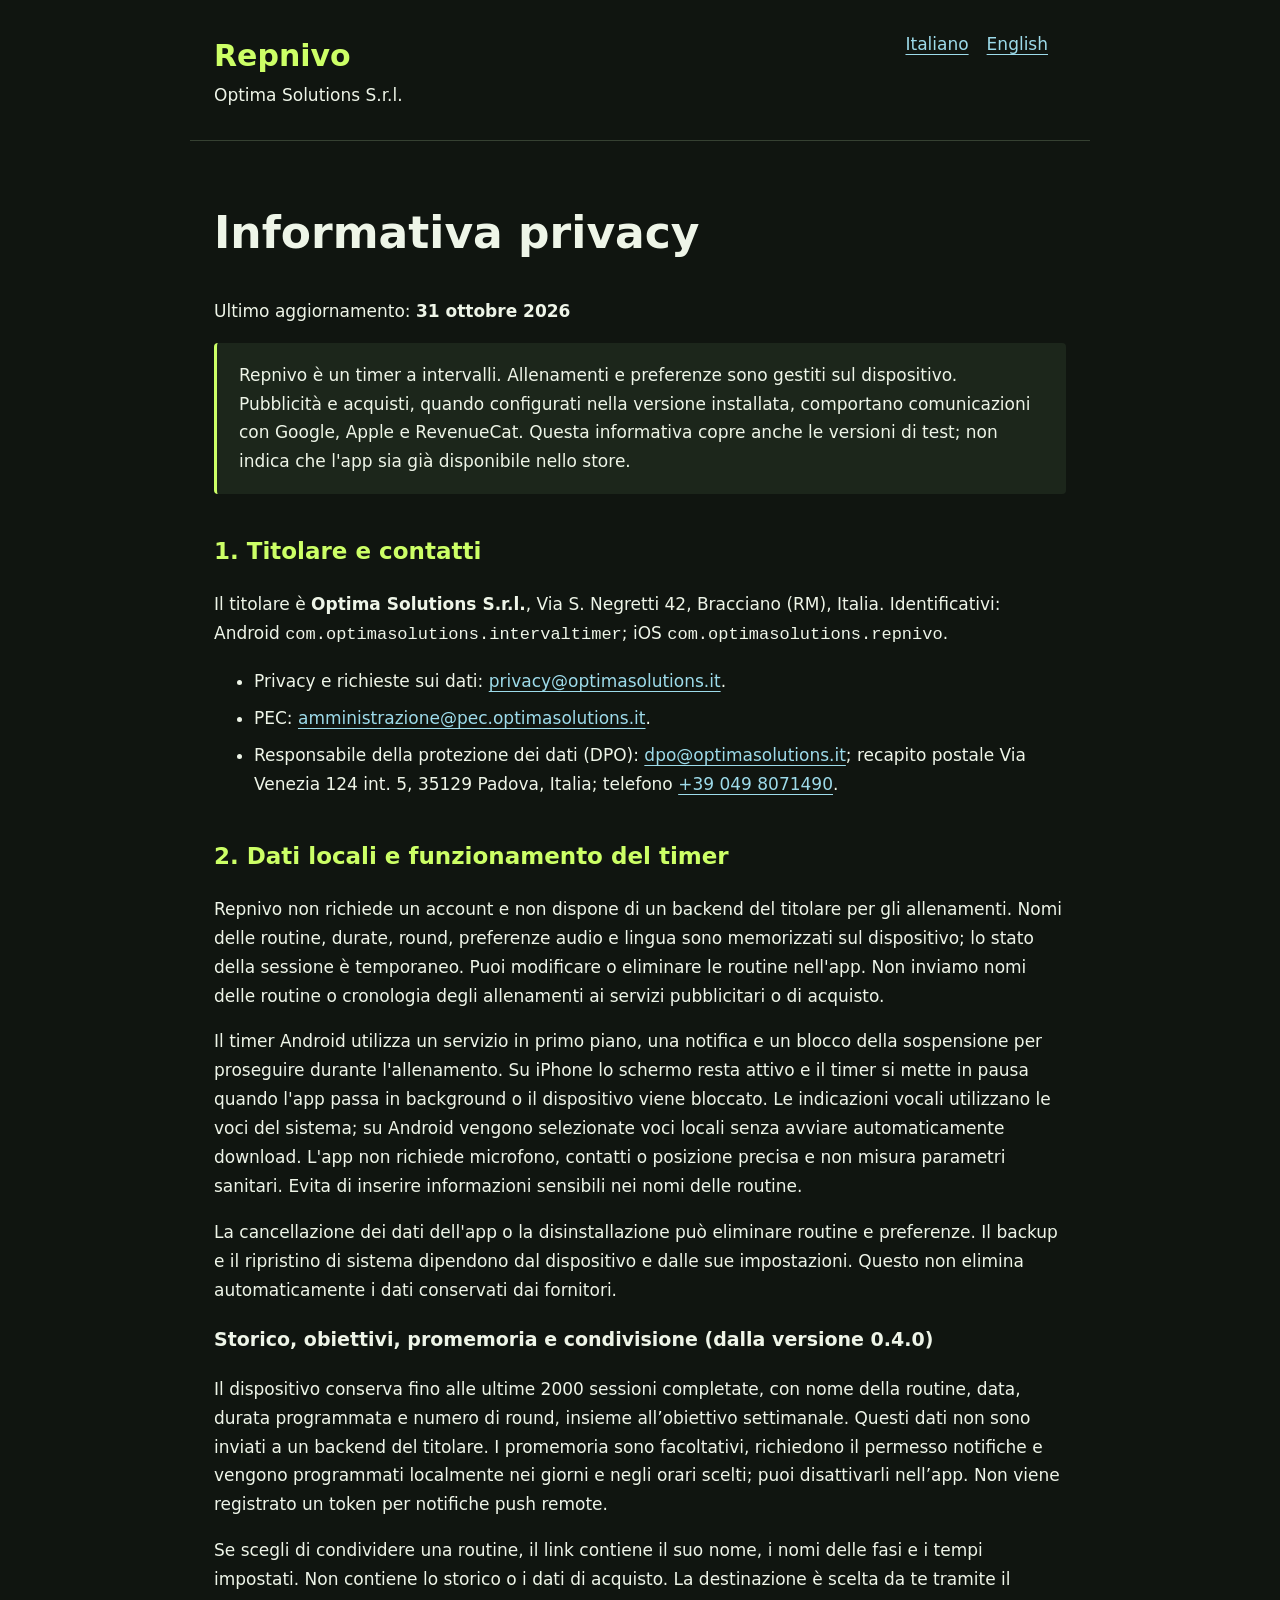
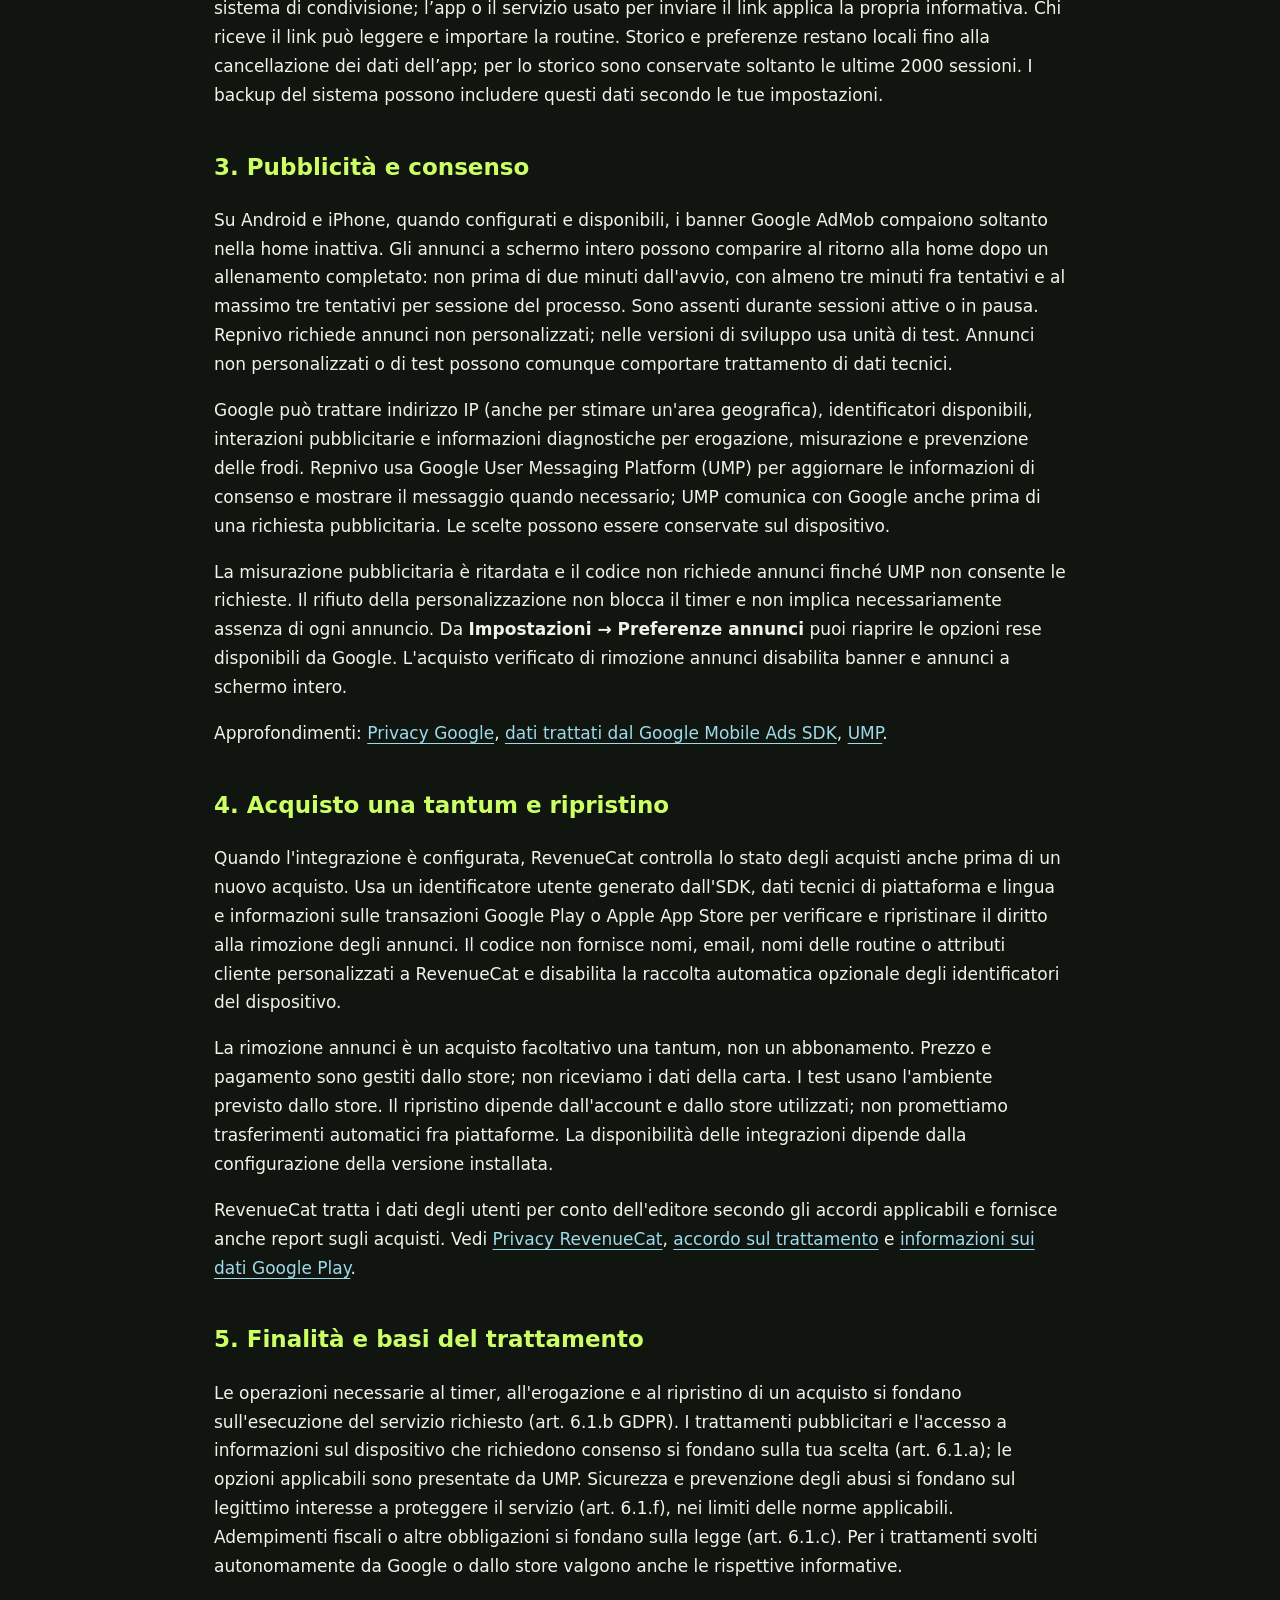
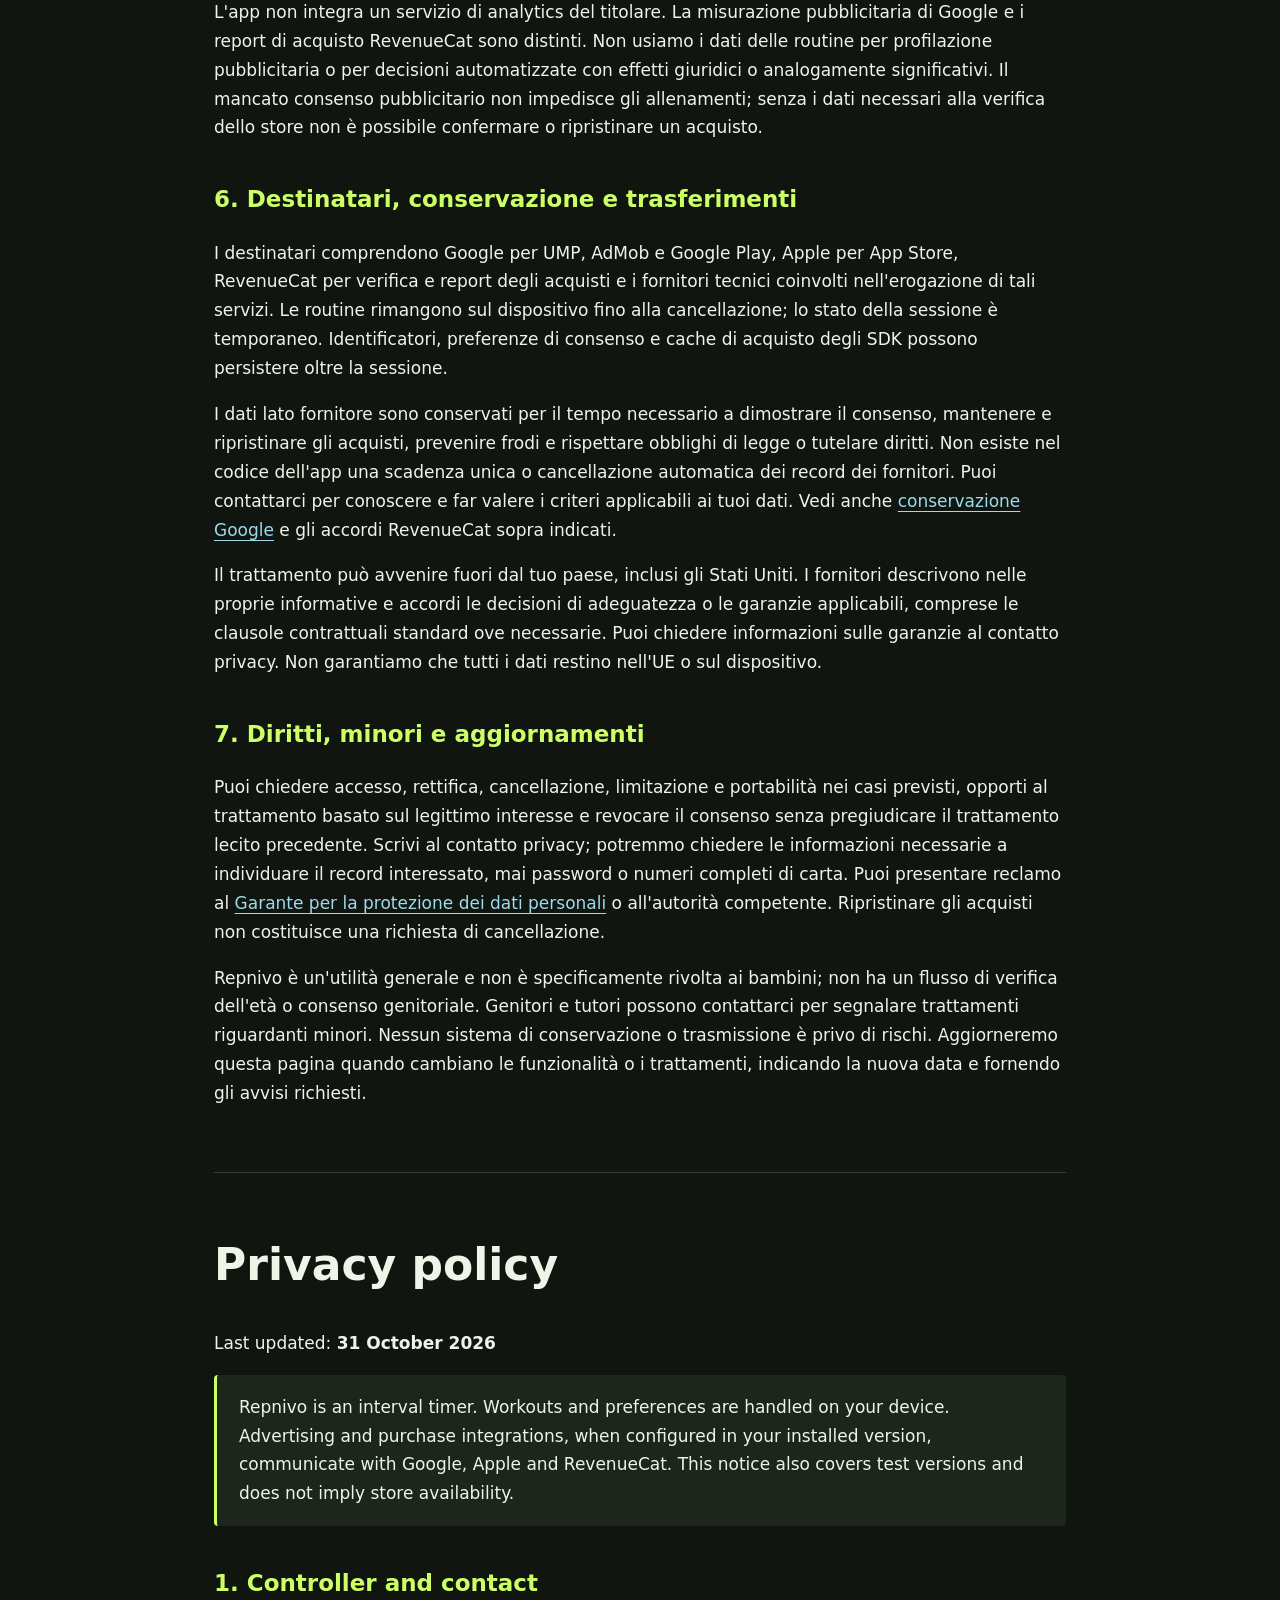
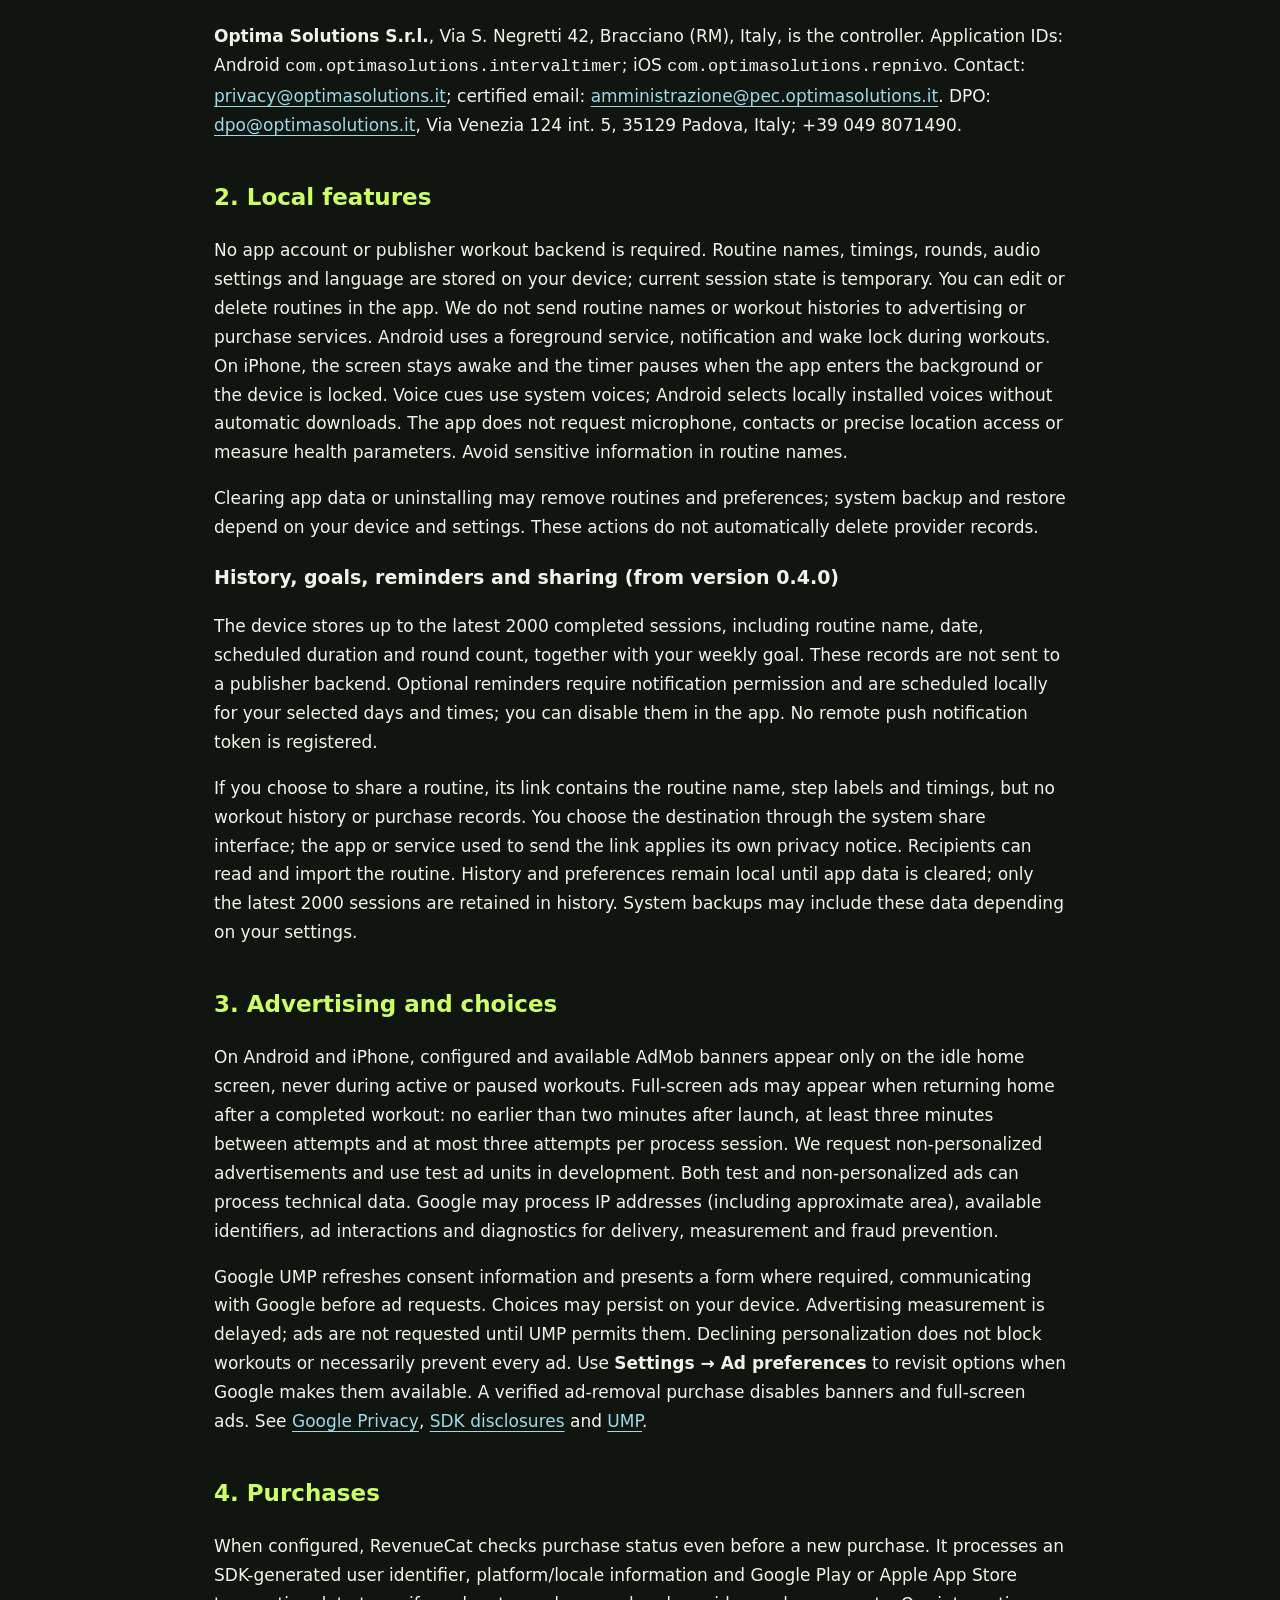
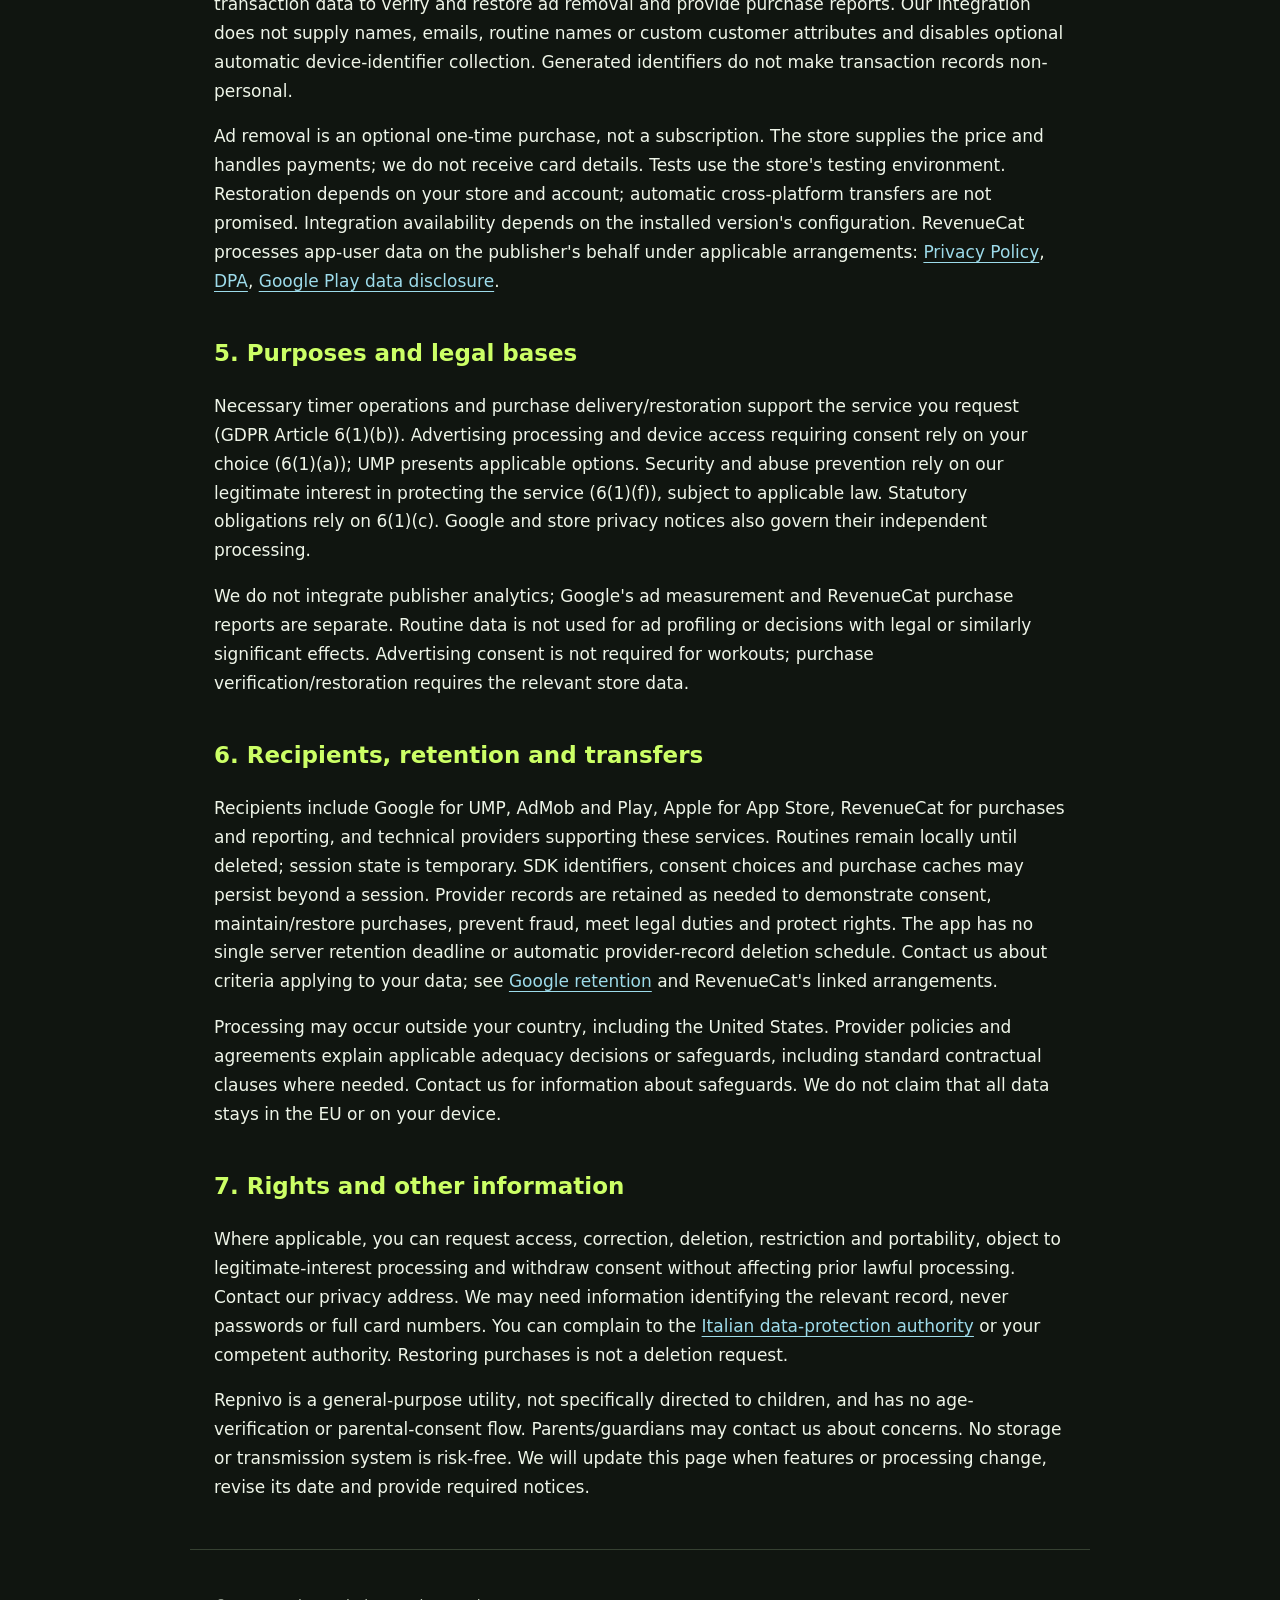
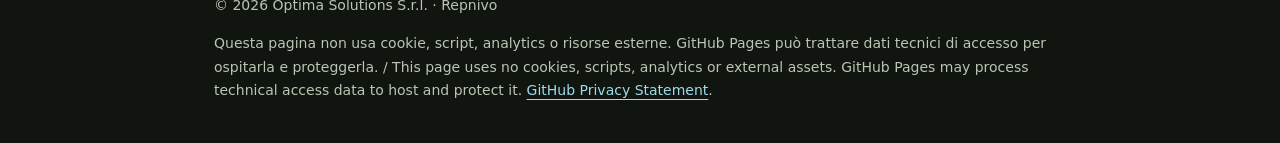
<file: repnivo/index.html>
<!doctype html>
<html lang="it"><head><meta charset="utf-8"><meta name="viewport" content="width=device-width,initial-scale=1"><meta name="referrer" content="no-referrer"><title>Repnivo — Informativa privacy / Privacy policy</title><meta name="description" content="Informativa privacy Repnivo, timer a intervalli di Optima Solutions S.r.l."><style>
*{box-sizing:border-box}html{scroll-behavior:smooth}body{margin:0;background:#101510;color:#eef5e8;font:17px/1.7 system-ui,sans-serif}header,main,footer{max-width:900px;margin:auto;padding:30px 24px}header{border-bottom:1px solid #364132;display:flex;justify-content:space-between;gap:20px;flex-wrap:wrap}strong.logo{font-size:30px;color:#ccff66}a{color:#9ddbea;text-underline-offset:4px}nav a{margin-right:18px}h1{font-size:clamp(30px,5vw,44px);line-height:1.2}h2{font-size:23px;color:#ccff66;margin-top:38px}h3{font-size:19px}.note{padding:18px 22px;background:#1c261b;border-left:3px solid #ccff66;border-radius:4px}section+section{margin-top:64px;border-top:1px solid #364132;padding-top:30px}footer{font-size:14px;color:#bac5b4;border-top:1px solid #364132}code{overflow-wrap:anywhere}li{margin:8px 0}:focus-visible{outline:3px solid #ffd279;outline-offset:4px}
</style></head><body><header><div><strong class="logo">Repnivo</strong><br>Optima Solutions S.r.l.</div><nav aria-label="Lingua / Language"><a href="#italiano" lang="it">Italiano</a><a href="#english" lang="en">English</a></nav></header><main>
<section id="italiano" lang="it"><h1>Informativa privacy</h1><p>Ultimo aggiornamento: <strong>31 ottobre 2026</strong></p>
<p class="note">Repnivo è un timer a intervalli. Allenamenti e preferenze sono gestiti sul dispositivo. Pubblicità e acquisti, quando configurati nella versione installata, comportano comunicazioni con Google, Apple e RevenueCat. Questa informativa copre anche le versioni di test; non indica che l'app sia già disponibile nello store.</p>
<h2>1. Titolare e contatti</h2><p>Il titolare è <strong>Optima Solutions S.r.l.</strong>, Via S. Negretti 42, Bracciano (RM), Italia. Identificativi: Android <code>com.optimasolutions.intervaltimer</code>; iOS <code>com.optimasolutions.repnivo</code>.</p><ul><li>Privacy e richieste sui dati: <a href="mailto:privacy@optimasolutions.it">privacy@optimasolutions.it</a>.</li><li>PEC: <a href="mailto:amministrazione@pec.optimasolutions.it">amministrazione@pec.optimasolutions.it</a>.</li><li>Responsabile della protezione dei dati (DPO): <a href="mailto:dpo@optimasolutions.it">dpo@optimasolutions.it</a>; recapito postale Via Venezia 124 int. 5, 35129 Padova, Italia; telefono <a href="tel:+390498071490">+39 049 8071490</a>.</li></ul>
<h2>2. Dati locali e funzionamento del timer</h2><p>Repnivo non richiede un account e non dispone di un backend del titolare per gli allenamenti. Nomi delle routine, durate, round, preferenze audio e lingua sono memorizzati sul dispositivo; lo stato della sessione è temporaneo. Puoi modificare o eliminare le routine nell'app. Non inviamo nomi delle routine o cronologia degli allenamenti ai servizi pubblicitari o di acquisto.</p><p>Il timer Android utilizza un servizio in primo piano, una notifica e un blocco della sospensione per proseguire durante l'allenamento. Su iPhone lo schermo resta attivo e il timer si mette in pausa quando l'app passa in background o il dispositivo viene bloccato. Le indicazioni vocali utilizzano le voci del sistema; su Android vengono selezionate voci locali senza avviare automaticamente download. L'app non richiede microfono, contatti o posizione precisa e non misura parametri sanitari. Evita di inserire informazioni sensibili nei nomi delle routine.</p><p>La cancellazione dei dati dell'app o la disinstallazione può eliminare routine e preferenze. Il backup e il ripristino di sistema dipendono dal dispositivo e dalle sue impostazioni. Questo non elimina automaticamente i dati conservati dai fornitori.</p>
<h3>Storico, obiettivi, promemoria e condivisione (dalla versione 0.4.0)</h3>
<p>Il dispositivo conserva fino alle ultime 2000 sessioni completate, con nome della routine, data, durata programmata e numero di round, insieme all’obiettivo settimanale. Questi dati non sono inviati a un backend del titolare. I promemoria sono facoltativi, richiedono il permesso notifiche e vengono programmati localmente nei giorni e negli orari scelti; puoi disattivarli nell’app. Non viene registrato un token per notifiche push remote.</p>
<p>Se scegli di condividere una routine, il link contiene il suo nome, i nomi delle fasi e i tempi impostati. Non contiene lo storico o i dati di acquisto. La destinazione è scelta da te tramite il sistema di condivisione; l’app o il servizio usato per inviare il link applica la propria informativa. Chi riceve il link può leggere e importare la routine. Storico e preferenze restano locali fino alla cancellazione dei dati dell’app; per lo storico sono conservate soltanto le ultime 2000 sessioni. I backup del sistema possono includere questi dati secondo le tue impostazioni.</p>
<h2>3. Pubblicità e consenso</h2><p>Su Android e iPhone, quando configurati e disponibili, i banner Google AdMob compaiono soltanto nella home inattiva. Gli annunci a schermo intero possono comparire al ritorno alla home dopo un allenamento completato: non prima di due minuti dall'avvio, con almeno tre minuti fra tentativi e al massimo tre tentativi per sessione del processo. Sono assenti durante sessioni attive o in pausa. Repnivo richiede annunci non personalizzati; nelle versioni di sviluppo usa unità di test. Annunci non personalizzati o di test possono comunque comportare trattamento di dati tecnici.</p><p>Google può trattare indirizzo IP (anche per stimare un'area geografica), identificatori disponibili, interazioni pubblicitarie e informazioni diagnostiche per erogazione, misurazione e prevenzione delle frodi. Repnivo usa Google User Messaging Platform (UMP) per aggiornare le informazioni di consenso e mostrare il messaggio quando necessario; UMP comunica con Google anche prima di una richiesta pubblicitaria. Le scelte possono essere conservate sul dispositivo.</p><p>La misurazione pubblicitaria è ritardata e il codice non richiede annunci finché UMP non consente le richieste. Il rifiuto della personalizzazione non blocca il timer e non implica necessariamente assenza di ogni annuncio. Da <strong>Impostazioni → Preferenze annunci</strong> puoi riaprire le opzioni rese disponibili da Google. L'acquisto verificato di rimozione annunci disabilita banner e annunci a schermo intero.</p><p>Approfondimenti: <a href="https://policies.google.com/privacy">Privacy Google</a>, <a href="https://developers.google.com/admob/android/privacy/play-data-disclosure">dati trattati dal Google Mobile Ads SDK</a>, <a href="https://developers.google.com/admob/android/privacy">UMP</a>.</p>
<h2>4. Acquisto una tantum e ripristino</h2><p>Quando l'integrazione è configurata, RevenueCat controlla lo stato degli acquisti anche prima di un nuovo acquisto. Usa un identificatore utente generato dall'SDK, dati tecnici di piattaforma e lingua e informazioni sulle transazioni Google Play o Apple App Store per verificare e ripristinare il diritto alla rimozione degli annunci. Il codice non fornisce nomi, email, nomi delle routine o attributi cliente personalizzati a RevenueCat e disabilita la raccolta automatica opzionale degli identificatori del dispositivo.</p><p>La rimozione annunci è un acquisto facoltativo una tantum, non un abbonamento. Prezzo e pagamento sono gestiti dallo store; non riceviamo i dati della carta. I test usano l'ambiente previsto dallo store. Il ripristino dipende dall'account e dallo store utilizzati; non promettiamo trasferimenti automatici fra piattaforme. La disponibilità delle integrazioni dipende dalla configurazione della versione installata.</p><p>RevenueCat tratta i dati degli utenti per conto dell'editore secondo gli accordi applicabili e fornisce anche report sugli acquisti. Vedi <a href="https://www.revenuecat.com/privacy">Privacy RevenueCat</a>, <a href="https://www.revenuecat.com/dpa">accordo sul trattamento</a> e <a href="https://www.revenuecat.com/docs/platform-resources/google-platform-resources/google-plays-data-safety">informazioni sui dati Google Play</a>.</p>
<h2>5. Finalità e basi del trattamento</h2><p>Le operazioni necessarie al timer, all'erogazione e al ripristino di un acquisto si fondano sull'esecuzione del servizio richiesto (art. 6.1.b GDPR). I trattamenti pubblicitari e l'accesso a informazioni sul dispositivo che richiedono consenso si fondano sulla tua scelta (art. 6.1.a); le opzioni applicabili sono presentate da UMP. Sicurezza e prevenzione degli abusi si fondano sul legittimo interesse a proteggere il servizio (art. 6.1.f), nei limiti delle norme applicabili. Adempimenti fiscali o altre obbligazioni si fondano sulla legge (art. 6.1.c). Per i trattamenti svolti autonomamente da Google o dallo store valgono anche le rispettive informative.</p><p>L'app non integra un servizio di analytics del titolare. La misurazione pubblicitaria di Google e i report di acquisto RevenueCat sono distinti. Non usiamo i dati delle routine per profilazione pubblicitaria o per decisioni automatizzate con effetti giuridici o analogamente significativi. Il mancato consenso pubblicitario non impedisce gli allenamenti; senza i dati necessari alla verifica dello store non è possibile confermare o ripristinare un acquisto.</p>
<h2>6. Destinatari, conservazione e trasferimenti</h2><p>I destinatari comprendono Google per UMP, AdMob e Google Play, Apple per App Store, RevenueCat per verifica e report degli acquisti e i fornitori tecnici coinvolti nell'erogazione di tali servizi. Le routine rimangono sul dispositivo fino alla cancellazione; lo stato della sessione è temporaneo. Identificatori, preferenze di consenso e cache di acquisto degli SDK possono persistere oltre la sessione.</p><p>I dati lato fornitore sono conservati per il tempo necessario a dimostrare il consenso, mantenere e ripristinare gli acquisti, prevenire frodi e rispettare obblighi di legge o tutelare diritti. Non esiste nel codice dell'app una scadenza unica o cancellazione automatica dei record dei fornitori. Puoi contattarci per conoscere e far valere i criteri applicabili ai tuoi dati. Vedi anche <a href="https://policies.google.com/technologies/retention">conservazione Google</a> e gli accordi RevenueCat sopra indicati.</p><p>Il trattamento può avvenire fuori dal tuo paese, inclusi gli Stati Uniti. I fornitori descrivono nelle proprie informative e accordi le decisioni di adeguatezza o le garanzie applicabili, comprese le clausole contrattuali standard ove necessarie. Puoi chiedere informazioni sulle garanzie al contatto privacy. Non garantiamo che tutti i dati restino nell'UE o sul dispositivo.</p>
<h2>7. Diritti, minori e aggiornamenti</h2><p>Puoi chiedere accesso, rettifica, cancellazione, limitazione e portabilità nei casi previsti, opporti al trattamento basato sul legittimo interesse e revocare il consenso senza pregiudicare il trattamento lecito precedente. Scrivi al contatto privacy; potremmo chiedere le informazioni necessarie a individuare il record interessato, mai password o numeri completi di carta. Puoi presentare reclamo al <a href="https://www.garanteprivacy.it">Garante per la protezione dei dati personali</a> o all'autorità competente. Ripristinare gli acquisti non costituisce una richiesta di cancellazione.</p><p>Repnivo è un'utilità generale e non è specificamente rivolta ai bambini; non ha un flusso di verifica dell'età o consenso genitoriale. Genitori e tutori possono contattarci per segnalare trattamenti riguardanti minori. Nessun sistema di conservazione o trasmissione è privo di rischi. Aggiorneremo questa pagina quando cambiano le funzionalità o i trattamenti, indicando la nuova data e fornendo gli avvisi richiesti.</p></section>
<section id="english" lang="en"><h1>Privacy policy</h1><p>Last updated: <strong>31 October 2026</strong></p><p class="note">Repnivo is an interval timer. Workouts and preferences are handled on your device. Advertising and purchase integrations, when configured in your installed version, communicate with Google, Apple and RevenueCat. This notice also covers test versions and does not imply store availability.</p>
<h2>1. Controller and contact</h2><p><strong>Optima Solutions S.r.l.</strong>, Via S. Negretti 42, Bracciano (RM), Italy, is the controller. Application IDs: Android <code>com.optimasolutions.intervaltimer</code>; iOS <code>com.optimasolutions.repnivo</code>. Contact: <a href="mailto:privacy@optimasolutions.it">privacy@optimasolutions.it</a>; certified email: <a href="mailto:amministrazione@pec.optimasolutions.it">amministrazione@pec.optimasolutions.it</a>. DPO: <a href="mailto:dpo@optimasolutions.it">dpo@optimasolutions.it</a>, Via Venezia 124 int. 5, 35129 Padova, Italy; +39 049 8071490.</p>
<h2>2. Local features</h2><p>No app account or publisher workout backend is required. Routine names, timings, rounds, audio settings and language are stored on your device; current session state is temporary. You can edit or delete routines in the app. We do not send routine names or workout histories to advertising or purchase services. Android uses a foreground service, notification and wake lock during workouts. On iPhone, the screen stays awake and the timer pauses when the app enters the background or the device is locked. Voice cues use system voices; Android selects locally installed voices without automatic downloads. The app does not request microphone, contacts or precise location access or measure health parameters. Avoid sensitive information in routine names.</p><p>Clearing app data or uninstalling may remove routines and preferences; system backup and restore depend on your device and settings. These actions do not automatically delete provider records.</p>
<h3>History, goals, reminders and sharing (from version 0.4.0)</h3>
<p>The device stores up to the latest 2000 completed sessions, including routine name, date, scheduled duration and round count, together with your weekly goal. These records are not sent to a publisher backend. Optional reminders require notification permission and are scheduled locally for your selected days and times; you can disable them in the app. No remote push notification token is registered.</p>
<p>If you choose to share a routine, its link contains the routine name, step labels and timings, but no workout history or purchase records. You choose the destination through the system share interface; the app or service used to send the link applies its own privacy notice. Recipients can read and import the routine. History and preferences remain local until app data is cleared; only the latest 2000 sessions are retained in history. System backups may include these data depending on your settings.</p>
<h2>3. Advertising and choices</h2><p>On Android and iPhone, configured and available AdMob banners appear only on the idle home screen, never during active or paused workouts. Full-screen ads may appear when returning home after a completed workout: no earlier than two minutes after launch, at least three minutes between attempts and at most three attempts per process session. We request non-personalized advertisements and use test ad units in development. Both test and non-personalized ads can process technical data. Google may process IP addresses (including approximate area), available identifiers, ad interactions and diagnostics for delivery, measurement and fraud prevention.</p><p>Google UMP refreshes consent information and presents a form where required, communicating with Google before ad requests. Choices may persist on your device. Advertising measurement is delayed; ads are not requested until UMP permits them. Declining personalization does not block workouts or necessarily prevent every ad. Use <strong>Settings → Ad preferences</strong> to revisit options when Google makes them available. A verified ad-removal purchase disables banners and full-screen ads. See <a href="https://policies.google.com/privacy">Google Privacy</a>, <a href="https://developers.google.com/admob/android/privacy/play-data-disclosure">SDK disclosures</a> and <a href="https://developers.google.com/admob/android/privacy">UMP</a>.</p>
<h2>4. Purchases</h2><p>When configured, RevenueCat checks purchase status even before a new purchase. It processes an SDK-generated user identifier, platform/locale information and Google Play or Apple App Store transaction data to verify and restore ad removal and provide purchase reports. Our integration does not supply names, emails, routine names or custom customer attributes and disables optional automatic device-identifier collection. Generated identifiers do not make transaction records non-personal.</p><p>Ad removal is an optional one-time purchase, not a subscription. The store supplies the price and handles payments; we do not receive card details. Tests use the store's testing environment. Restoration depends on your store and account; automatic cross-platform transfers are not promised. Integration availability depends on the installed version's configuration. RevenueCat processes app-user data on the publisher's behalf under applicable arrangements: <a href="https://www.revenuecat.com/privacy">Privacy Policy</a>, <a href="https://www.revenuecat.com/dpa">DPA</a>, <a href="https://www.revenuecat.com/docs/platform-resources/google-platform-resources/google-plays-data-safety">Google Play data disclosure</a>.</p>
<h2>5. Purposes and legal bases</h2><p>Necessary timer operations and purchase delivery/restoration support the service you request (GDPR Article 6(1)(b)). Advertising processing and device access requiring consent rely on your choice (6(1)(a)); UMP presents applicable options. Security and abuse prevention rely on our legitimate interest in protecting the service (6(1)(f)), subject to applicable law. Statutory obligations rely on 6(1)(c). Google and store privacy notices also govern their independent processing.</p><p>We do not integrate publisher analytics; Google's ad measurement and RevenueCat purchase reports are separate. Routine data is not used for ad profiling or decisions with legal or similarly significant effects. Advertising consent is not required for workouts; purchase verification/restoration requires the relevant store data.</p>
<h2>6. Recipients, retention and transfers</h2><p>Recipients include Google for UMP, AdMob and Play, Apple for App Store, RevenueCat for purchases and reporting, and technical providers supporting these services. Routines remain locally until deleted; session state is temporary. SDK identifiers, consent choices and purchase caches may persist beyond a session. Provider records are retained as needed to demonstrate consent, maintain/restore purchases, prevent fraud, meet legal duties and protect rights. The app has no single server retention deadline or automatic provider-record deletion schedule. Contact us about criteria applying to your data; see <a href="https://policies.google.com/technologies/retention">Google retention</a> and RevenueCat's linked arrangements.</p><p>Processing may occur outside your country, including the United States. Provider policies and agreements explain applicable adequacy decisions or safeguards, including standard contractual clauses where needed. Contact us for information about safeguards. We do not claim that all data stays in the EU or on your device.</p>
<h2>7. Rights and other information</h2><p>Where applicable, you can request access, correction, deletion, restriction and portability, object to legitimate-interest processing and withdraw consent without affecting prior lawful processing. Contact our privacy address. We may need information identifying the relevant record, never passwords or full card numbers. You can complain to the <a href="https://www.garanteprivacy.it">Italian data-protection authority</a> or your competent authority. Restoring purchases is not a deletion request.</p><p>Repnivo is a general-purpose utility, not specifically directed to children, and has no age-verification or parental-consent flow. Parents/guardians may contact us about concerns. No storage or transmission system is risk-free. We will update this page when features or processing change, revise its date and provide required notices.</p></section>
</main><footer><p>© 2026 Optima Solutions S.r.l. · Repnivo</p><p>Questa pagina non usa cookie, script, analytics o risorse esterne. GitHub Pages può trattare dati tecnici di accesso per ospitarla e proteggerla. / This page uses no cookies, scripts, analytics or external assets. GitHub Pages may process technical access data to host and protect it. <a href="https://docs.github.com/en/site-policy/privacy-policies/github-general-privacy-statement">GitHub Privacy Statement</a>.</p></footer></body></html>
</file>
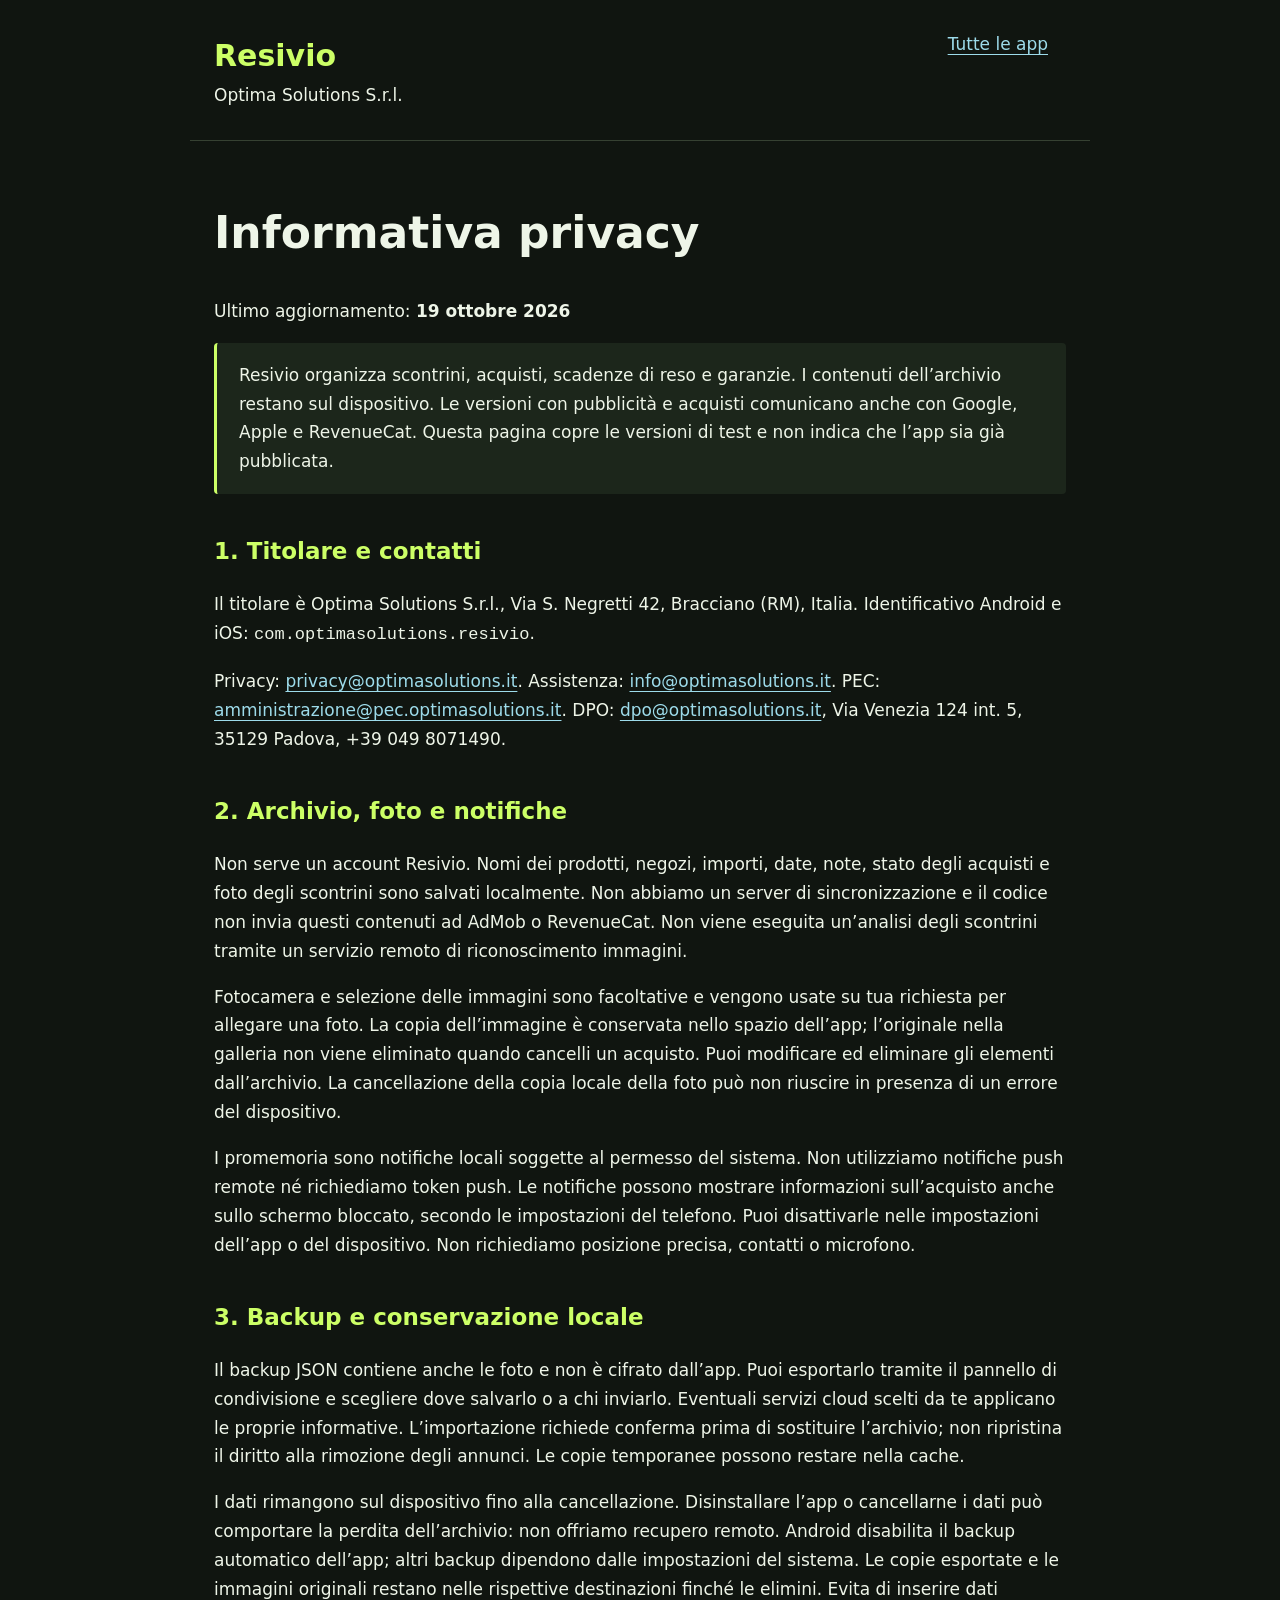
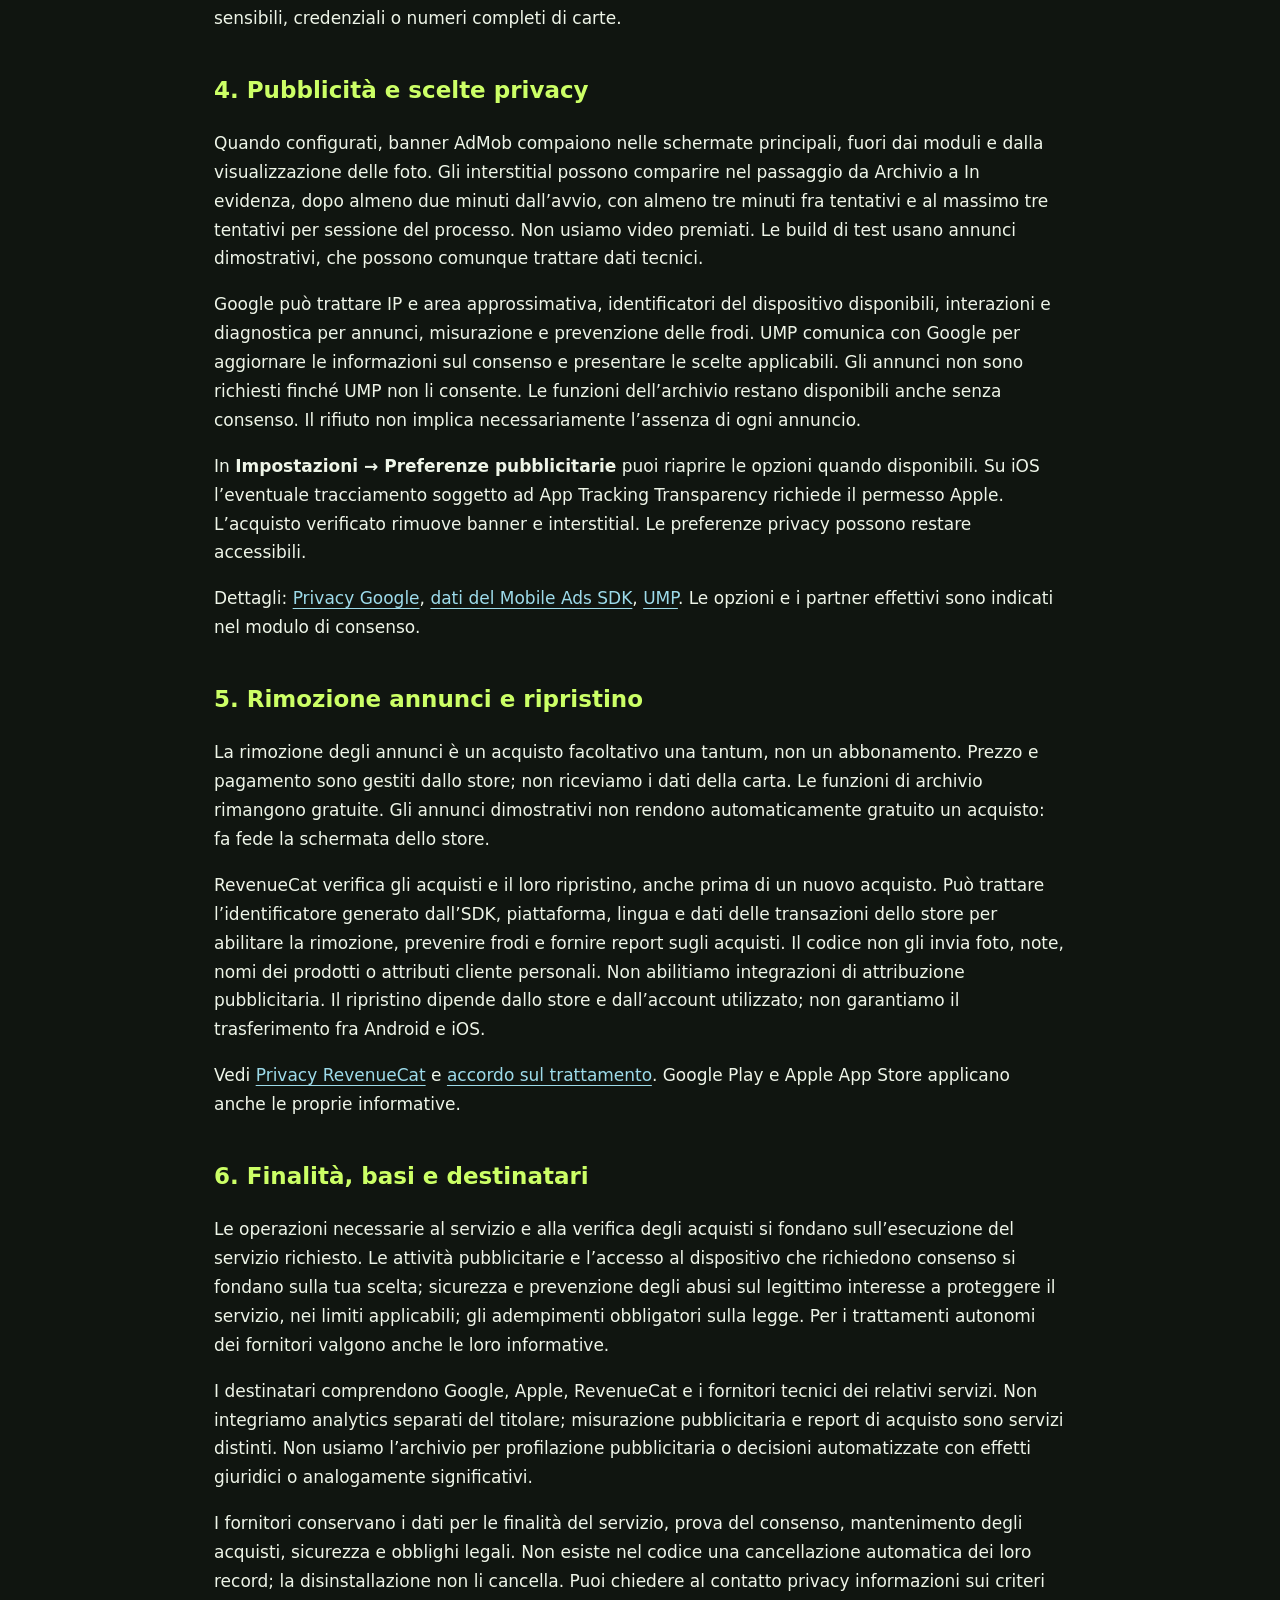
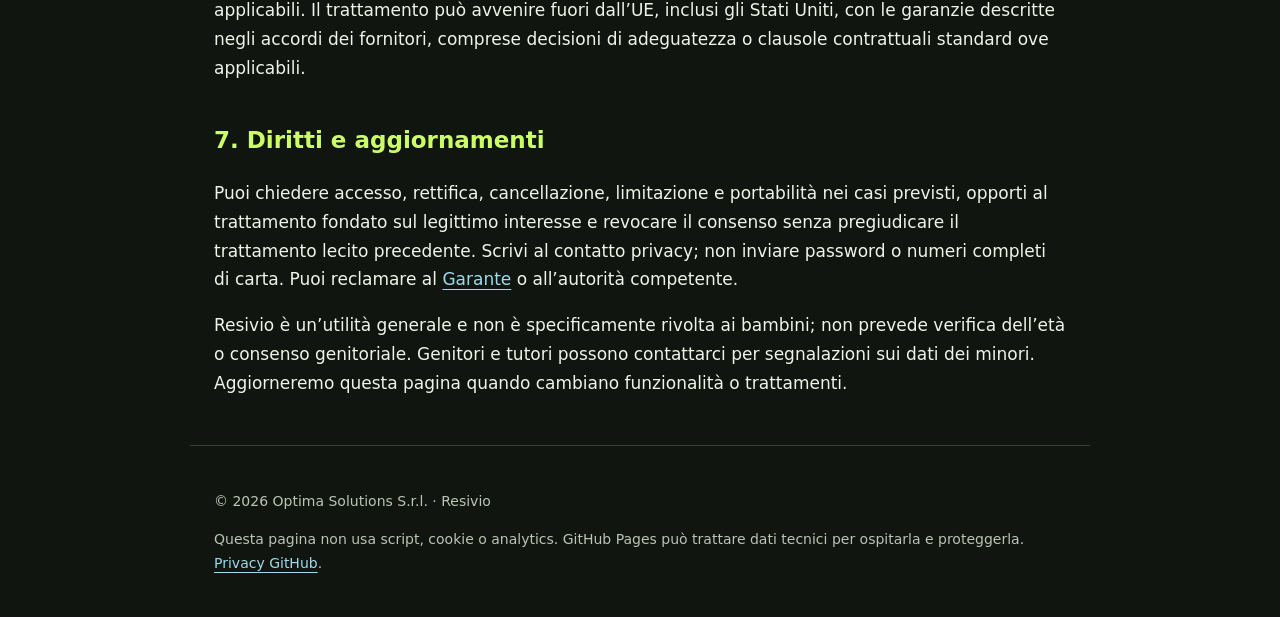
<file: resivio/index.html>
<!doctype html>
<html lang="it"><head><meta charset="utf-8"><meta name="viewport" content="width=device-width,initial-scale=1"><meta name="referrer" content="no-referrer"><title>Resivio — Informativa privacy / Privacy policy</title><meta name="description" content="Informativa privacy Resivio, scontrini, resi e garanzie di Optima Solutions S.r.l."><style>
*{box-sizing:border-box}html{scroll-behavior:smooth}body{margin:0;background:#101510;color:#eef5e8;font:17px/1.7 system-ui,sans-serif}header,main,footer{max-width:900px;margin:auto;padding:30px 24px}header{border-bottom:1px solid #364132;display:flex;justify-content:space-between;gap:20px;flex-wrap:wrap}strong.logo{font-size:30px;color:#ccff66}a{color:#9ddbea;text-underline-offset:4px}nav a{margin-right:18px}h1{font-size:clamp(30px,5vw,44px);line-height:1.2}h2{font-size:23px;color:#ccff66;margin-top:38px}h3{font-size:19px}.note{padding:18px 22px;background:#1c261b;border-left:3px solid #ccff66;border-radius:4px}section+section{margin-top:64px;border-top:1px solid #364132;padding-top:30px}footer{font-size:14px;color:#bac5b4;border-top:1px solid #364132}code{overflow-wrap:anywhere}li{margin:8px 0}:focus-visible{outline:3px solid #ffd279;outline-offset:4px}
</style></head><body><header><div><strong class="logo">Resivio</strong><br>Optima Solutions S.r.l.</div><nav><a href="../">Tutte le app</a></nav></header><main>
<section id="italiano" lang="it"><h1>Informativa privacy</h1><p>Ultimo aggiornamento: <strong>19 ottobre 2026</strong></p>
<p class="note">Resivio organizza scontrini, acquisti, scadenze di reso e garanzie. I contenuti dell’archivio restano sul dispositivo. Le versioni con pubblicità e acquisti comunicano anche con Google, Apple e RevenueCat. Questa pagina copre le versioni di test e non indica che l’app sia già pubblicata.</p>
<h2>1. Titolare e contatti</h2><p>Il titolare è Optima Solutions S.r.l., Via S. Negretti 42, Bracciano (RM), Italia. Identificativo Android e iOS: <code>com.optimasolutions.resivio</code>.</p><p>Privacy: <a href="mailto:privacy@optimasolutions.it">privacy@optimasolutions.it</a>. Assistenza: <a href="mailto:info@optimasolutions.it">info@optimasolutions.it</a>. PEC: <a href="mailto:amministrazione@pec.optimasolutions.it">amministrazione@pec.optimasolutions.it</a>. DPO: <a href="mailto:dpo@optimasolutions.it">dpo@optimasolutions.it</a>, Via Venezia 124 int. 5, 35129 Padova, +39 049 8071490.</p>
<h2>2. Archivio, foto e notifiche</h2><p>Non serve un account Resivio. Nomi dei prodotti, negozi, importi, date, note, stato degli acquisti e foto degli scontrini sono salvati localmente. Non abbiamo un server di sincronizzazione e il codice non invia questi contenuti ad AdMob o RevenueCat. Non viene eseguita un’analisi degli scontrini tramite un servizio remoto di riconoscimento immagini.</p><p>Fotocamera e selezione delle immagini sono facoltative e vengono usate su tua richiesta per allegare una foto. La copia dell’immagine è conservata nello spazio dell’app; l’originale nella galleria non viene eliminato quando cancelli un acquisto. Puoi modificare ed eliminare gli elementi dall’archivio. La cancellazione della copia locale della foto può non riuscire in presenza di un errore del dispositivo.</p><p>I promemoria sono notifiche locali soggette al permesso del sistema. Non utilizziamo notifiche push remote né richiediamo token push. Le notifiche possono mostrare informazioni sull’acquisto anche sullo schermo bloccato, secondo le impostazioni del telefono. Puoi disattivarle nelle impostazioni dell’app o del dispositivo. Non richiediamo posizione precisa, contatti o microfono.</p>
<h2>3. Backup e conservazione locale</h2><p>Il backup JSON contiene anche le foto e non è cifrato dall’app. Puoi esportarlo tramite il pannello di condivisione e scegliere dove salvarlo o a chi inviarlo. Eventuali servizi cloud scelti da te applicano le proprie informative. L’importazione richiede conferma prima di sostituire l’archivio; non ripristina il diritto alla rimozione degli annunci. Le copie temporanee possono restare nella cache.</p><p>I dati rimangono sul dispositivo fino alla cancellazione. Disinstallare l’app o cancellarne i dati può comportare la perdita dell’archivio: non offriamo recupero remoto. Android disabilita il backup automatico dell’app; altri backup dipendono dalle impostazioni del sistema. Le copie esportate e le immagini originali restano nelle rispettive destinazioni finché le elimini. Evita di inserire dati sensibili, credenziali o numeri completi di carte.</p>
<h2>4. Pubblicità e scelte privacy</h2><p>Quando configurati, banner AdMob compaiono nelle schermate principali, fuori dai moduli e dalla visualizzazione delle foto. Gli interstitial possono comparire nel passaggio da Archivio a In evidenza, dopo almeno due minuti dall’avvio, con almeno tre minuti fra tentativi e al massimo tre tentativi per sessione del processo. Non usiamo video premiati. Le build di test usano annunci dimostrativi, che possono comunque trattare dati tecnici.</p><p>Google può trattare IP e area approssimativa, identificatori del dispositivo disponibili, interazioni e diagnostica per annunci, misurazione e prevenzione delle frodi. UMP comunica con Google per aggiornare le informazioni sul consenso e presentare le scelte applicabili. Gli annunci non sono richiesti finché UMP non li consente. Le funzioni dell’archivio restano disponibili anche senza consenso. Il rifiuto non implica necessariamente l’assenza di ogni annuncio.</p><p>In <strong>Impostazioni → Preferenze pubblicitarie</strong> puoi riaprire le opzioni quando disponibili. Su iOS l’eventuale tracciamento soggetto ad App Tracking Transparency richiede il permesso Apple. L’acquisto verificato rimuove banner e interstitial. Le preferenze privacy possono restare accessibili.</p><p>Dettagli: <a href="https://policies.google.com/privacy">Privacy Google</a>, <a href="https://developers.google.com/admob/android/privacy/play-data-disclosure">dati del Mobile Ads SDK</a>, <a href="https://developers.google.com/admob/android/privacy">UMP</a>. Le opzioni e i partner effettivi sono indicati nel modulo di consenso.</p>
<h2>5. Rimozione annunci e ripristino</h2><p>La rimozione degli annunci è un acquisto facoltativo una tantum, non un abbonamento. Prezzo e pagamento sono gestiti dallo store; non riceviamo i dati della carta. Le funzioni di archivio rimangono gratuite. Gli annunci dimostrativi non rendono automaticamente gratuito un acquisto: fa fede la schermata dello store.</p><p>RevenueCat verifica gli acquisti e il loro ripristino, anche prima di un nuovo acquisto. Può trattare l’identificatore generato dall’SDK, piattaforma, lingua e dati delle transazioni dello store per abilitare la rimozione, prevenire frodi e fornire report sugli acquisti. Il codice non gli invia foto, note, nomi dei prodotti o attributi cliente personali. Non abilitiamo integrazioni di attribuzione pubblicitaria. Il ripristino dipende dallo store e dall’account utilizzato; non garantiamo il trasferimento fra Android e iOS.</p><p>Vedi <a href="https://www.revenuecat.com/privacy">Privacy RevenueCat</a> e <a href="https://www.revenuecat.com/dpa">accordo sul trattamento</a>. Google Play e Apple App Store applicano anche le proprie informative.</p>
<h2>6. Finalità, basi e destinatari</h2><p>Le operazioni necessarie al servizio e alla verifica degli acquisti si fondano sull’esecuzione del servizio richiesto. Le attività pubblicitarie e l’accesso al dispositivo che richiedono consenso si fondano sulla tua scelta; sicurezza e prevenzione degli abusi sul legittimo interesse a proteggere il servizio, nei limiti applicabili; gli adempimenti obbligatori sulla legge. Per i trattamenti autonomi dei fornitori valgono anche le loro informative.</p><p>I destinatari comprendono Google, Apple, RevenueCat e i fornitori tecnici dei relativi servizi. Non integriamo analytics separati del titolare; misurazione pubblicitaria e report di acquisto sono servizi distinti. Non usiamo l’archivio per profilazione pubblicitaria o decisioni automatizzate con effetti giuridici o analogamente significativi.</p><p>I fornitori conservano i dati per le finalità del servizio, prova del consenso, mantenimento degli acquisti, sicurezza e obblighi legali. Non esiste nel codice una cancellazione automatica dei loro record; la disinstallazione non li cancella. Puoi chiedere al contatto privacy informazioni sui criteri applicabili. Il trattamento può avvenire fuori dall’UE, inclusi gli Stati Uniti, con le garanzie descritte negli accordi dei fornitori, comprese decisioni di adeguatezza o clausole contrattuali standard ove applicabili.</p>
<h2>7. Diritti e aggiornamenti</h2><p>Puoi chiedere accesso, rettifica, cancellazione, limitazione e portabilità nei casi previsti, opporti al trattamento fondato sul legittimo interesse e revocare il consenso senza pregiudicare il trattamento lecito precedente. Scrivi al contatto privacy; non inviare password o numeri completi di carta. Puoi reclamare al <a href="https://www.garanteprivacy.it">Garante</a> o all’autorità competente.</p><p>Resivio è un’utilità generale e non è specificamente rivolta ai bambini; non prevede verifica dell’età o consenso genitoriale. Genitori e tutori possono contattarci per segnalazioni sui dati dei minori. Aggiorneremo questa pagina quando cambiano funzionalità o trattamenti.</p></section></main><footer><p>© 2026 Optima Solutions S.r.l. · Resivio</p><p>Questa pagina non usa script, cookie o analytics. GitHub Pages può trattare dati tecnici per ospitarla e proteggerla. <a href="https://docs.github.com/en/site-policy/privacy-policies/github-general-privacy-statement">Privacy GitHub</a>.</p></footer></body></html>
</file>
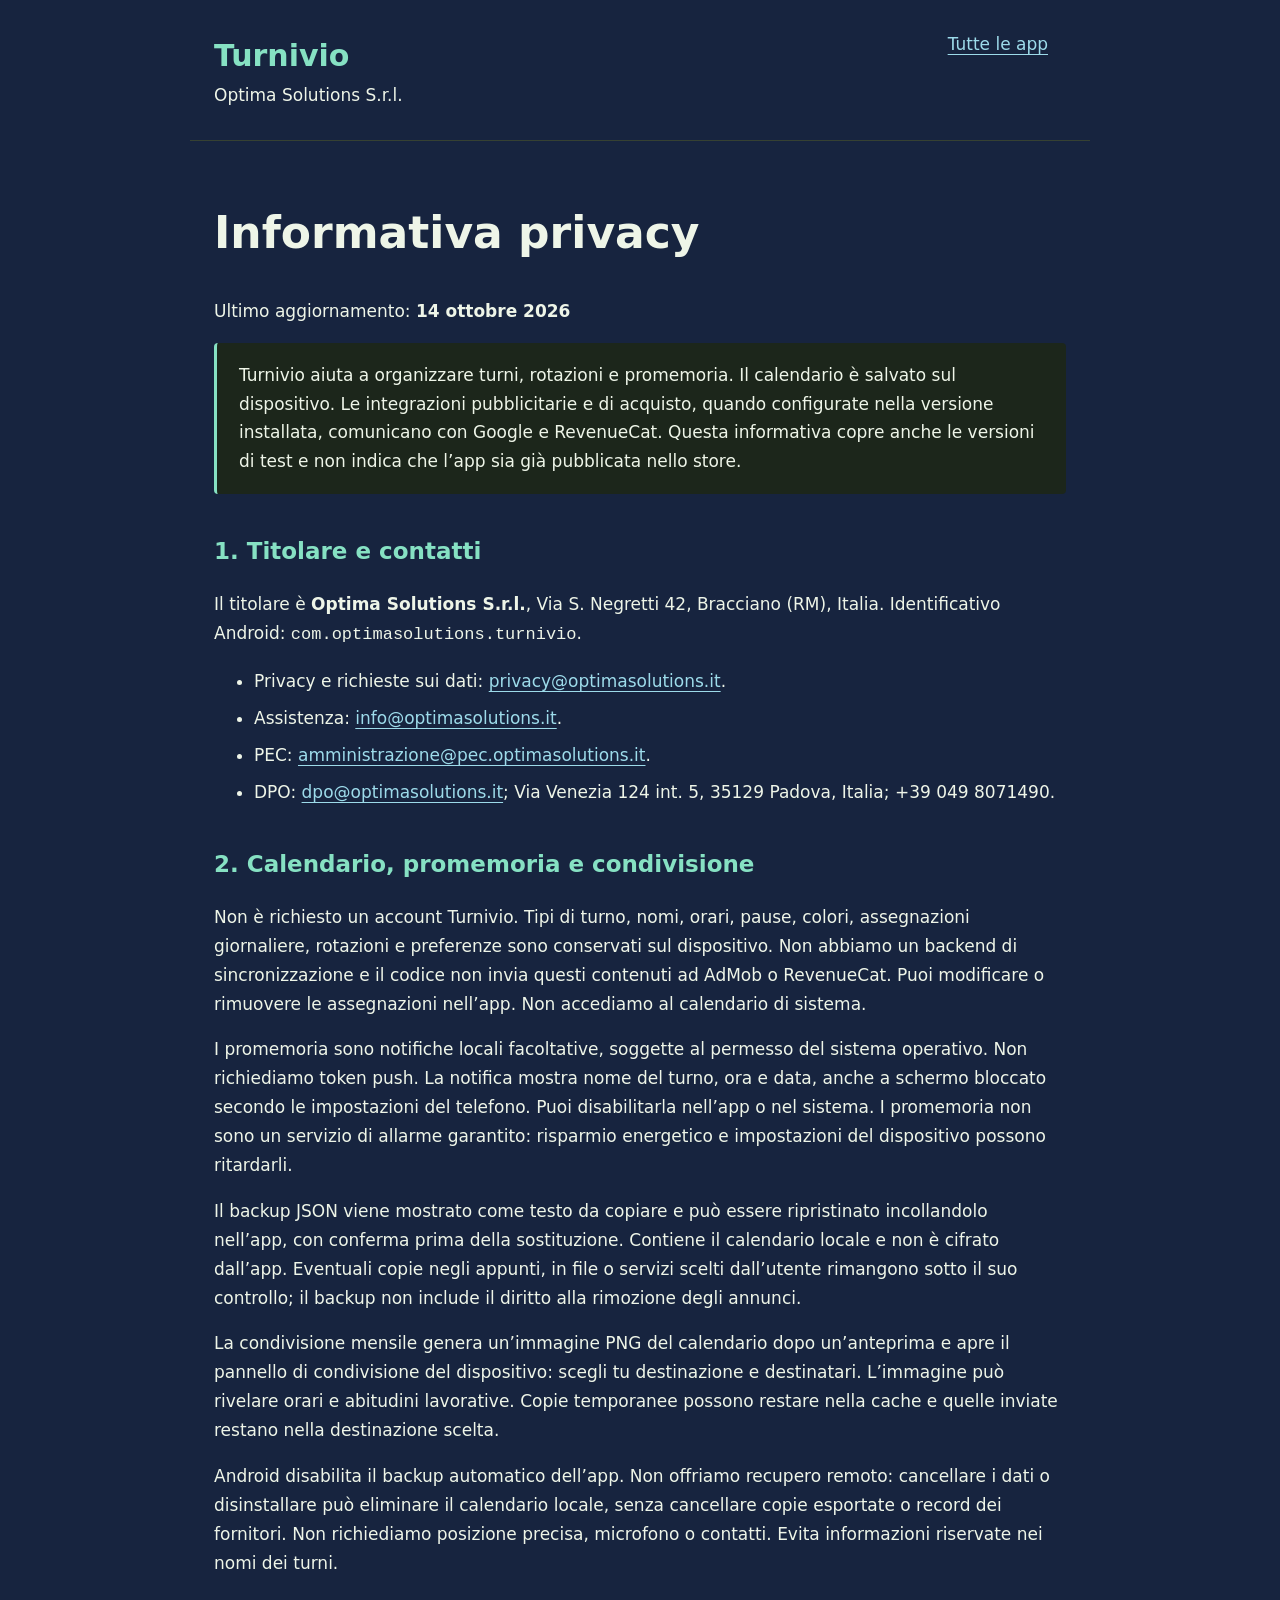
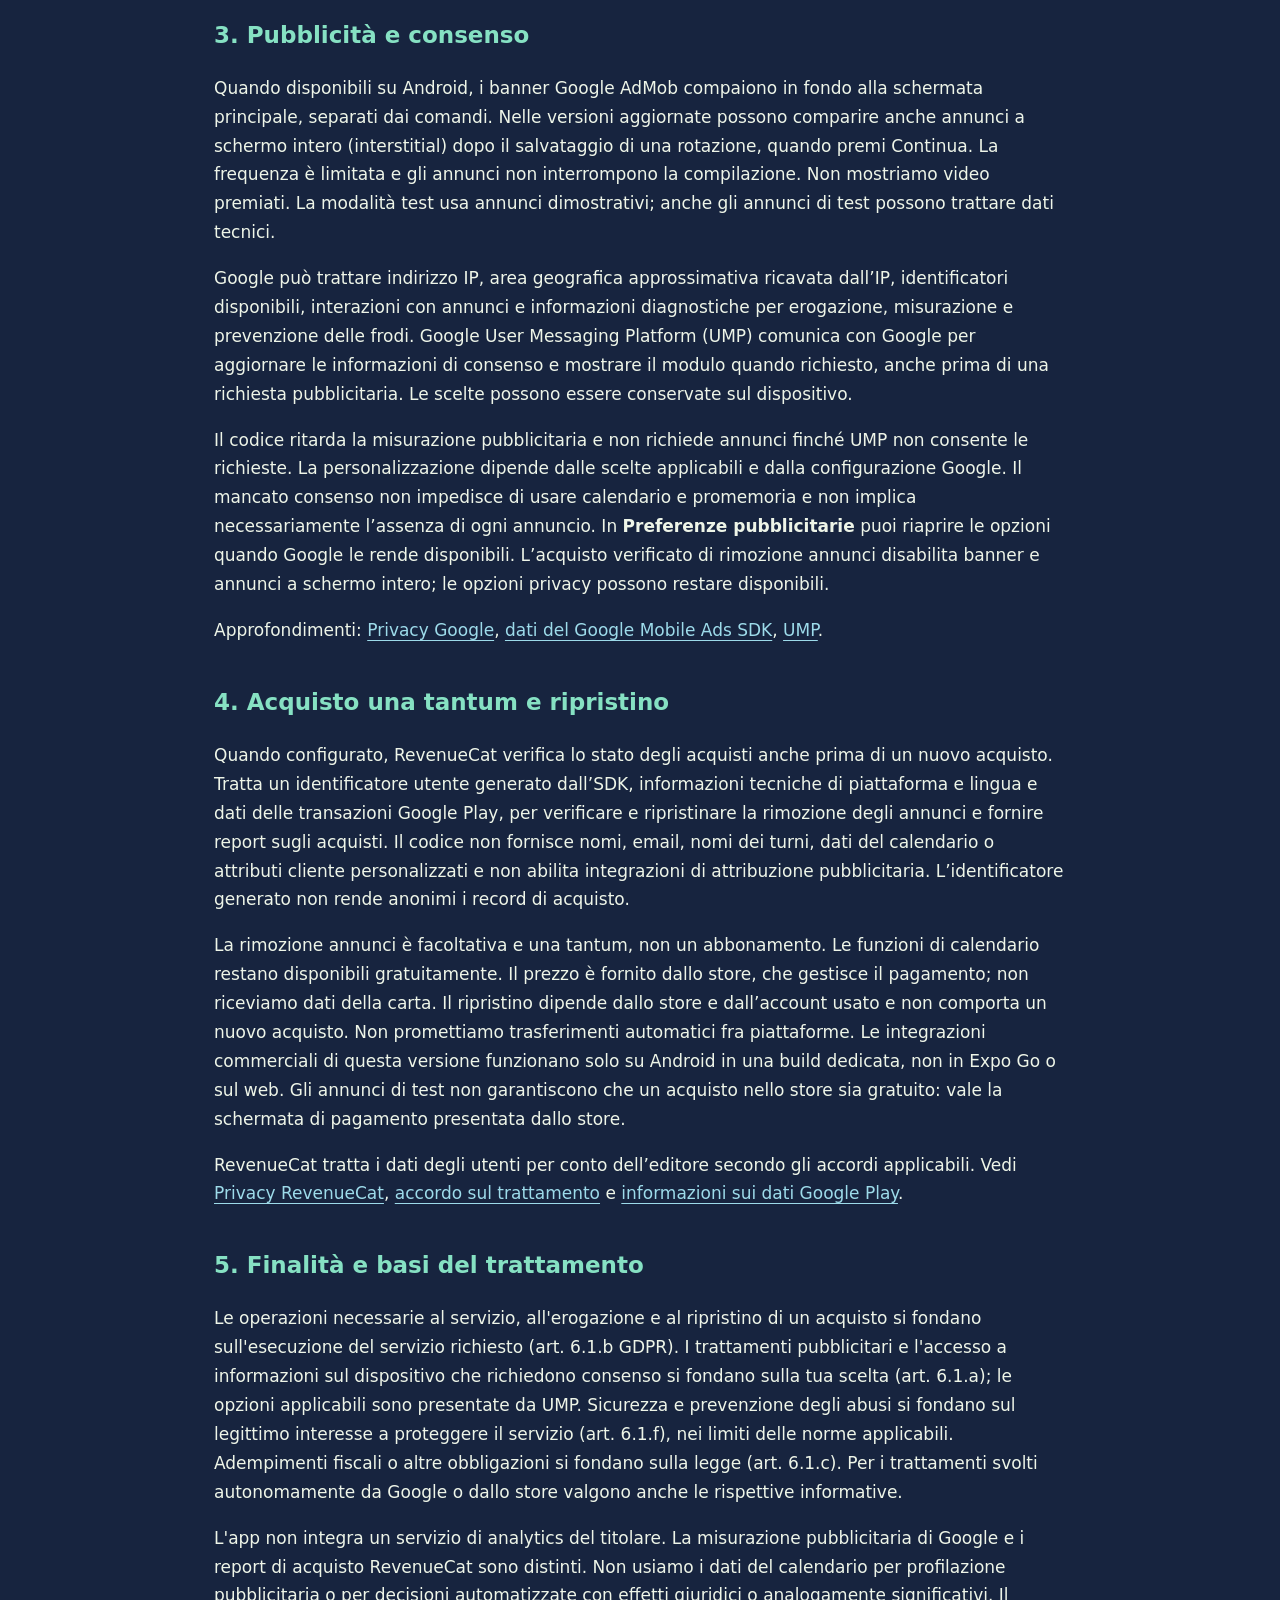
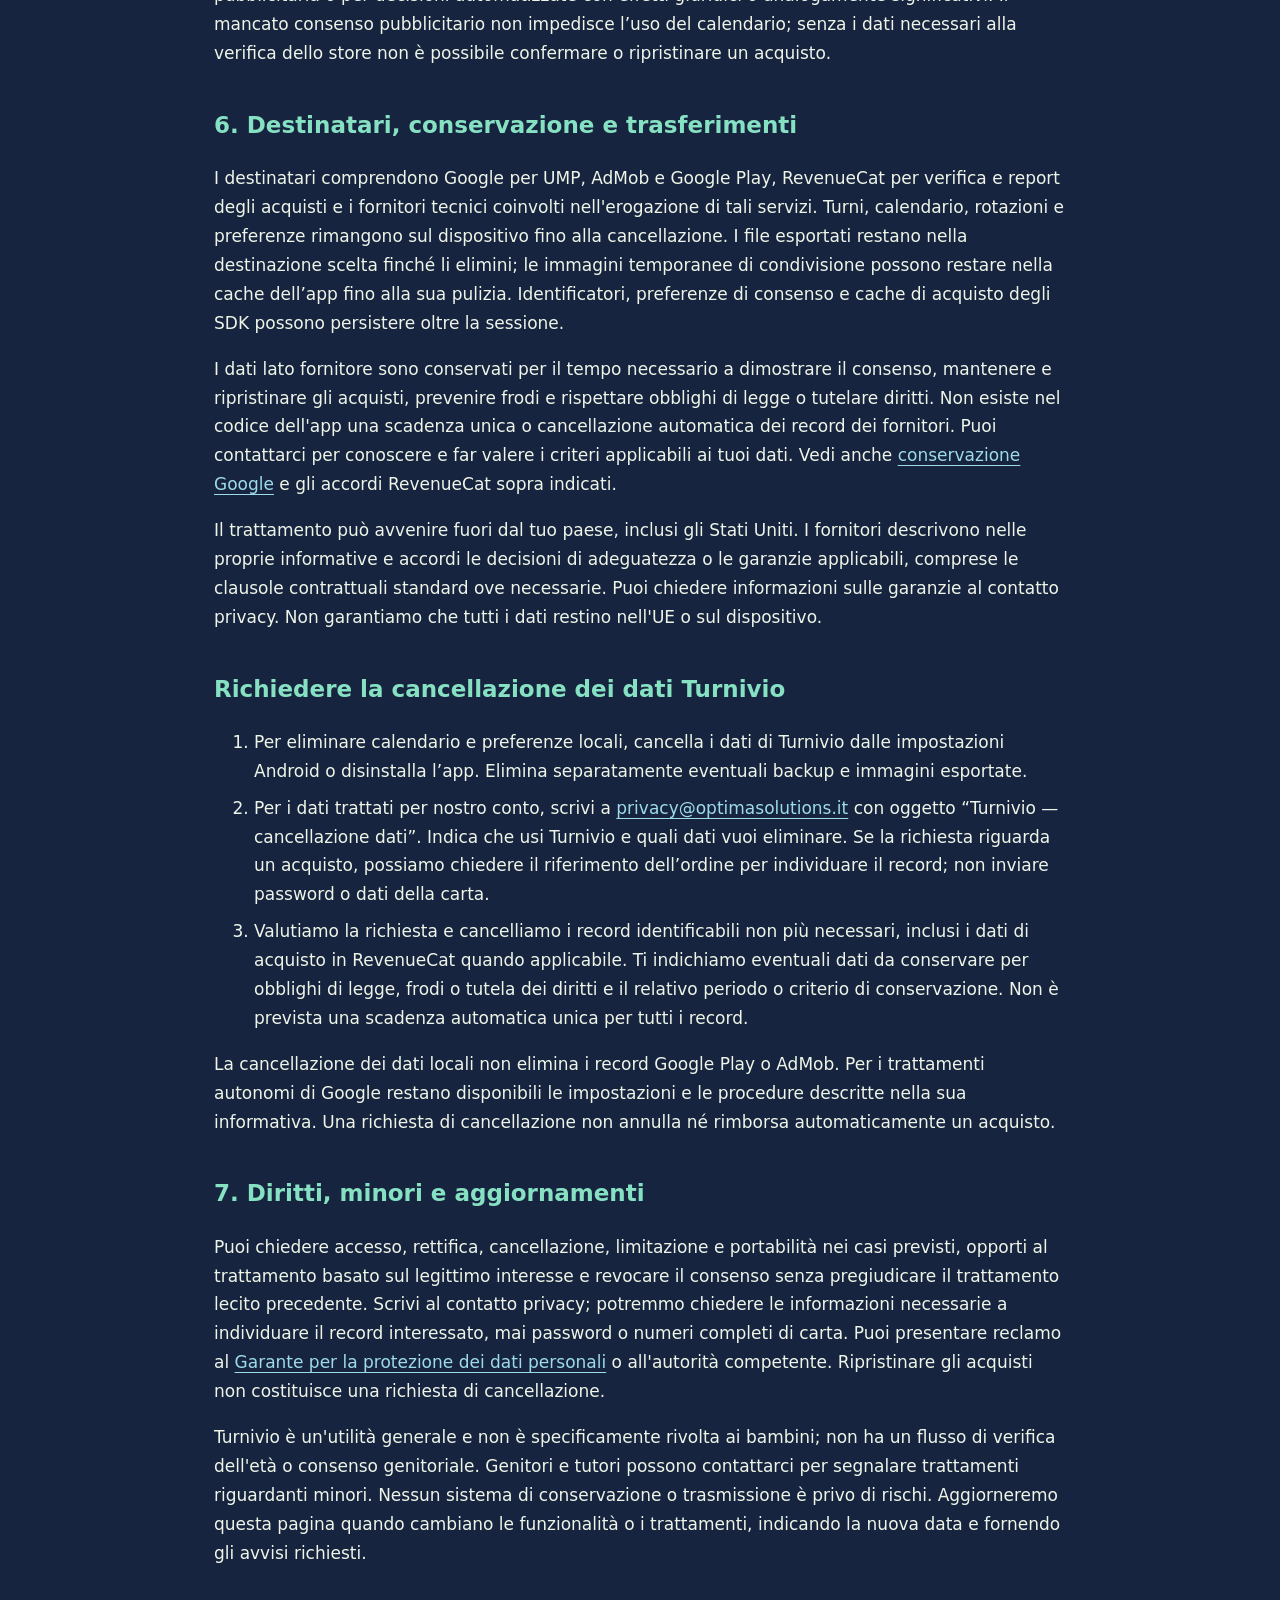
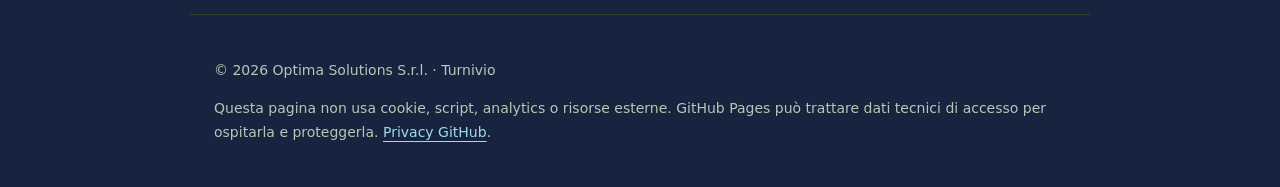
<file: turnivio/index.html>
<!doctype html>
<html lang="it"><head><meta charset="utf-8"><meta name="viewport" content="width=device-width,initial-scale=1"><meta name="referrer" content="no-referrer"><title>Turnivio — Informativa privacy / Privacy policy</title><meta name="description" content="Informativa privacy Turnivio, calendario turni di Optima Solutions S.r.l."><style>
*{box-sizing:border-box}html{scroll-behavior:smooth}body{margin:0;background:#17243f;color:#eef5e8;font:17px/1.7 system-ui,sans-serif}header,main,footer{max-width:900px;margin:auto;padding:30px 24px}header{border-bottom:1px solid #364132;display:flex;justify-content:space-between;gap:20px;flex-wrap:wrap}strong.logo{font-size:30px;color:#86e1c3}a{color:#9ddbea;text-underline-offset:4px}nav a{margin-right:18px}h1{font-size:clamp(30px,5vw,44px);line-height:1.2}h2{font-size:23px;color:#86e1c3;margin-top:38px}h3{font-size:19px}.note{padding:18px 22px;background:#1c261b;border-left:3px solid #86e1c3;border-radius:4px}section+section{margin-top:64px;border-top:1px solid #364132;padding-top:30px}footer{font-size:14px;color:#bac5b4;border-top:1px solid #364132}code{overflow-wrap:anywhere}li{margin:8px 0}:focus-visible{outline:3px solid #ffd279;outline-offset:4px}
</style></head><body><header><div><strong class="logo">Turnivio</strong><br>Optima Solutions S.r.l.</div><nav><a href="../">Tutte le app</a></nav></header><main>
<section id="italiano" lang="it"><h1>Informativa privacy</h1><p>Ultimo aggiornamento: <strong>14 ottobre 2026</strong></p>
<p class="note">Turnivio aiuta a organizzare turni, rotazioni e promemoria. Il calendario è salvato sul dispositivo. Le integrazioni pubblicitarie e di acquisto, quando configurate nella versione installata, comunicano con Google e RevenueCat. Questa informativa copre anche le versioni di test e non indica che l’app sia già pubblicata nello store.</p>
<h2>1. Titolare e contatti</h2><p>Il titolare è <strong>Optima Solutions S.r.l.</strong>, Via S. Negretti 42, Bracciano (RM), Italia. Identificativo Android: <code>com.optimasolutions.turnivio</code>.</p><ul><li>Privacy e richieste sui dati: <a href="mailto:privacy@optimasolutions.it">privacy@optimasolutions.it</a>.</li><li>Assistenza: <a href="mailto:info@optimasolutions.it">info@optimasolutions.it</a>.</li><li>PEC: <a href="mailto:amministrazione@pec.optimasolutions.it">amministrazione@pec.optimasolutions.it</a>.</li><li>DPO: <a href="mailto:dpo@optimasolutions.it">dpo@optimasolutions.it</a>; Via Venezia 124 int. 5, 35129 Padova, Italia; +39 049 8071490.</li></ul>
<h2>2. Calendario, promemoria e condivisione</h2><p>Non è richiesto un account Turnivio. Tipi di turno, nomi, orari, pause, colori, assegnazioni giornaliere, rotazioni e preferenze sono conservati sul dispositivo. Non abbiamo un backend di sincronizzazione e il codice non invia questi contenuti ad AdMob o RevenueCat. Puoi modificare o rimuovere le assegnazioni nell’app. Non accediamo al calendario di sistema.</p><p>I promemoria sono notifiche locali facoltative, soggette al permesso del sistema operativo. Non richiediamo token push. La notifica mostra nome del turno, ora e data, anche a schermo bloccato secondo le impostazioni del telefono. Puoi disabilitarla nell’app o nel sistema. I promemoria non sono un servizio di allarme garantito: risparmio energetico e impostazioni del dispositivo possono ritardarli.</p><p>Il backup JSON viene mostrato come testo da copiare e può essere ripristinato incollandolo nell’app, con conferma prima della sostituzione. Contiene il calendario locale e non è cifrato dall’app. Eventuali copie negli appunti, in file o servizi scelti dall’utente rimangono sotto il suo controllo; il backup non include il diritto alla rimozione degli annunci.</p><p>La condivisione mensile genera un’immagine PNG del calendario dopo un’anteprima e apre il pannello di condivisione del dispositivo: scegli tu destinazione e destinatari. L’immagine può rivelare orari e abitudini lavorative. Copie temporanee possono restare nella cache e quelle inviate restano nella destinazione scelta.</p><p>Android disabilita il backup automatico dell’app. Non offriamo recupero remoto: cancellare i dati o disinstallare può eliminare il calendario locale, senza cancellare copie esportate o record dei fornitori. Non richiediamo posizione precisa, microfono o contatti. Evita informazioni riservate nei nomi dei turni.</p>
<h2>3. Pubblicità e consenso</h2><p>Quando disponibili su Android, i banner Google AdMob compaiono in fondo alla schermata principale, separati dai comandi. Nelle versioni aggiornate possono comparire anche annunci a schermo intero (interstitial) dopo il salvataggio di una rotazione, quando premi Continua. La frequenza è limitata e gli annunci non interrompono la compilazione. Non mostriamo video premiati. La modalità test usa annunci dimostrativi; anche gli annunci di test possono trattare dati tecnici.</p>
<p>Google può trattare indirizzo IP, area geografica approssimativa ricavata dall’IP, identificatori disponibili, interazioni con annunci e informazioni diagnostiche per erogazione, misurazione e prevenzione delle frodi. Google User Messaging Platform (UMP) comunica con Google per aggiornare le informazioni di consenso e mostrare il modulo quando richiesto, anche prima di una richiesta pubblicitaria. Le scelte possono essere conservate sul dispositivo.</p>
<p>Il codice ritarda la misurazione pubblicitaria e non richiede annunci finché UMP non consente le richieste. La personalizzazione dipende dalle scelte applicabili e dalla configurazione Google. Il mancato consenso non impedisce di usare calendario e promemoria e non implica necessariamente l’assenza di ogni annuncio. In <strong>Preferenze pubblicitarie</strong> puoi riaprire le opzioni quando Google le rende disponibili. L’acquisto verificato di rimozione annunci disabilita banner e annunci a schermo intero; le opzioni privacy possono restare disponibili.</p>
<p>Approfondimenti: <a href="https://policies.google.com/privacy">Privacy Google</a>, <a href="https://developers.google.com/admob/android/privacy/play-data-disclosure">dati del Google Mobile Ads SDK</a>, <a href="https://developers.google.com/admob/android/privacy">UMP</a>.</p>
<h2>4. Acquisto una tantum e ripristino</h2><p>Quando configurato, RevenueCat verifica lo stato degli acquisti anche prima di un nuovo acquisto. Tratta un identificatore utente generato dall’SDK, informazioni tecniche di piattaforma e lingua e dati delle transazioni Google Play, per verificare e ripristinare la rimozione degli annunci e fornire report sugli acquisti. Il codice non fornisce nomi, email, nomi dei turni, dati del calendario o attributi cliente personalizzati e non abilita integrazioni di attribuzione pubblicitaria. L’identificatore generato non rende anonimi i record di acquisto.</p>
<p>La rimozione annunci è facoltativa e una tantum, non un abbonamento. Le funzioni di calendario restano disponibili gratuitamente. Il prezzo è fornito dallo store, che gestisce il pagamento; non riceviamo dati della carta. Il ripristino dipende dallo store e dall’account usato e non comporta un nuovo acquisto. Non promettiamo trasferimenti automatici fra piattaforme. Le integrazioni commerciali di questa versione funzionano solo su Android in una build dedicata, non in Expo Go o sul web. Gli annunci di test non garantiscono che un acquisto nello store sia gratuito: vale la schermata di pagamento presentata dallo store.</p>
<p>RevenueCat tratta i dati degli utenti per conto dell’editore secondo gli accordi applicabili. Vedi <a href="https://www.revenuecat.com/privacy">Privacy RevenueCat</a>, <a href="https://www.revenuecat.com/dpa">accordo sul trattamento</a> e <a href="https://www.revenuecat.com/docs/platform-resources/google-platform-resources/google-plays-data-safety">informazioni sui dati Google Play</a>.</p>
<h2>5. Finalità e basi del trattamento</h2><p>Le operazioni necessarie al servizio, all'erogazione e al ripristino di un acquisto si fondano sull'esecuzione del servizio richiesto (art. 6.1.b GDPR). I trattamenti pubblicitari e l'accesso a informazioni sul dispositivo che richiedono consenso si fondano sulla tua scelta (art. 6.1.a); le opzioni applicabili sono presentate da UMP. Sicurezza e prevenzione degli abusi si fondano sul legittimo interesse a proteggere il servizio (art. 6.1.f), nei limiti delle norme applicabili. Adempimenti fiscali o altre obbligazioni si fondano sulla legge (art. 6.1.c). Per i trattamenti svolti autonomamente da Google o dallo store valgono anche le rispettive informative.</p><p>L'app non integra un servizio di analytics del titolare. La misurazione pubblicitaria di Google e i report di acquisto RevenueCat sono distinti. Non usiamo i dati del calendario per profilazione pubblicitaria o per decisioni automatizzate con effetti giuridici o analogamente significativi. Il mancato consenso pubblicitario non impedisce l’uso del calendario; senza i dati necessari alla verifica dello store non è possibile confermare o ripristinare un acquisto.</p>
<h2>6. Destinatari, conservazione e trasferimenti</h2><p>I destinatari comprendono Google per UMP, AdMob e Google Play, RevenueCat per verifica e report degli acquisti e i fornitori tecnici coinvolti nell'erogazione di tali servizi. Turni, calendario, rotazioni e preferenze rimangono sul dispositivo fino alla cancellazione. I file esportati restano nella destinazione scelta finché li elimini; le immagini temporanee di condivisione possono restare nella cache dell’app fino alla sua pulizia. Identificatori, preferenze di consenso e cache di acquisto degli SDK possono persistere oltre la sessione.</p><p>I dati lato fornitore sono conservati per il tempo necessario a dimostrare il consenso, mantenere e ripristinare gli acquisti, prevenire frodi e rispettare obblighi di legge o tutelare diritti. Non esiste nel codice dell'app una scadenza unica o cancellazione automatica dei record dei fornitori. Puoi contattarci per conoscere e far valere i criteri applicabili ai tuoi dati. Vedi anche <a href="https://policies.google.com/technologies/retention">conservazione Google</a> e gli accordi RevenueCat sopra indicati.</p><p>Il trattamento può avvenire fuori dal tuo paese, inclusi gli Stati Uniti. I fornitori descrivono nelle proprie informative e accordi le decisioni di adeguatezza o le garanzie applicabili, comprese le clausole contrattuali standard ove necessarie. Puoi chiedere informazioni sulle garanzie al contatto privacy. Non garantiamo che tutti i dati restino nell'UE o sul dispositivo.</p>
<h2 id="eliminazione-dati">Richiedere la cancellazione dei dati Turnivio</h2><ol><li>Per eliminare calendario e preferenze locali, cancella i dati di Turnivio dalle impostazioni Android o disinstalla l’app. Elimina separatamente eventuali backup e immagini esportate.</li><li>Per i dati trattati per nostro conto, scrivi a <a href="mailto:privacy@optimasolutions.it?subject=Turnivio%20-%20cancellazione%20dati">privacy@optimasolutions.it</a> con oggetto “Turnivio — cancellazione dati”. Indica che usi Turnivio e quali dati vuoi eliminare. Se la richiesta riguarda un acquisto, possiamo chiedere il riferimento dell’ordine per individuare il record; non inviare password o dati della carta.</li><li>Valutiamo la richiesta e cancelliamo i record identificabili non più necessari, inclusi i dati di acquisto in RevenueCat quando applicabile. Ti indichiamo eventuali dati da conservare per obblighi di legge, frodi o tutela dei diritti e il relativo periodo o criterio di conservazione. Non è prevista una scadenza automatica unica per tutti i record.</li></ol><p>La cancellazione dei dati locali non elimina i record Google Play o AdMob. Per i trattamenti autonomi di Google restano disponibili le impostazioni e le procedure descritte nella sua informativa. Una richiesta di cancellazione non annulla né rimborsa automaticamente un acquisto.</p>
<h2>7. Diritti, minori e aggiornamenti</h2><p>Puoi chiedere accesso, rettifica, cancellazione, limitazione e portabilità nei casi previsti, opporti al trattamento basato sul legittimo interesse e revocare il consenso senza pregiudicare il trattamento lecito precedente. Scrivi al contatto privacy; potremmo chiedere le informazioni necessarie a individuare il record interessato, mai password o numeri completi di carta. Puoi presentare reclamo al <a href="https://www.garanteprivacy.it">Garante per la protezione dei dati personali</a> o all'autorità competente. Ripristinare gli acquisti non costituisce una richiesta di cancellazione.</p><p>Turnivio è un'utilità generale e non è specificamente rivolta ai bambini; non ha un flusso di verifica dell'età o consenso genitoriale. Genitori e tutori possono contattarci per segnalare trattamenti riguardanti minori. Nessun sistema di conservazione o trasmissione è privo di rischi. Aggiorneremo questa pagina quando cambiano le funzionalità o i trattamenti, indicando la nuova data e fornendo gli avvisi richiesti.</p></section></main><footer><p>© 2026 Optima Solutions S.r.l. · Turnivio</p><p>Questa pagina non usa cookie, script, analytics o risorse esterne. GitHub Pages può trattare dati tecnici di accesso per ospitarla e proteggerla. <a href="https://docs.github.com/en/site-policy/privacy-policies/github-general-privacy-statement">Privacy GitHub</a>.</p></footer></body></html>
</file>
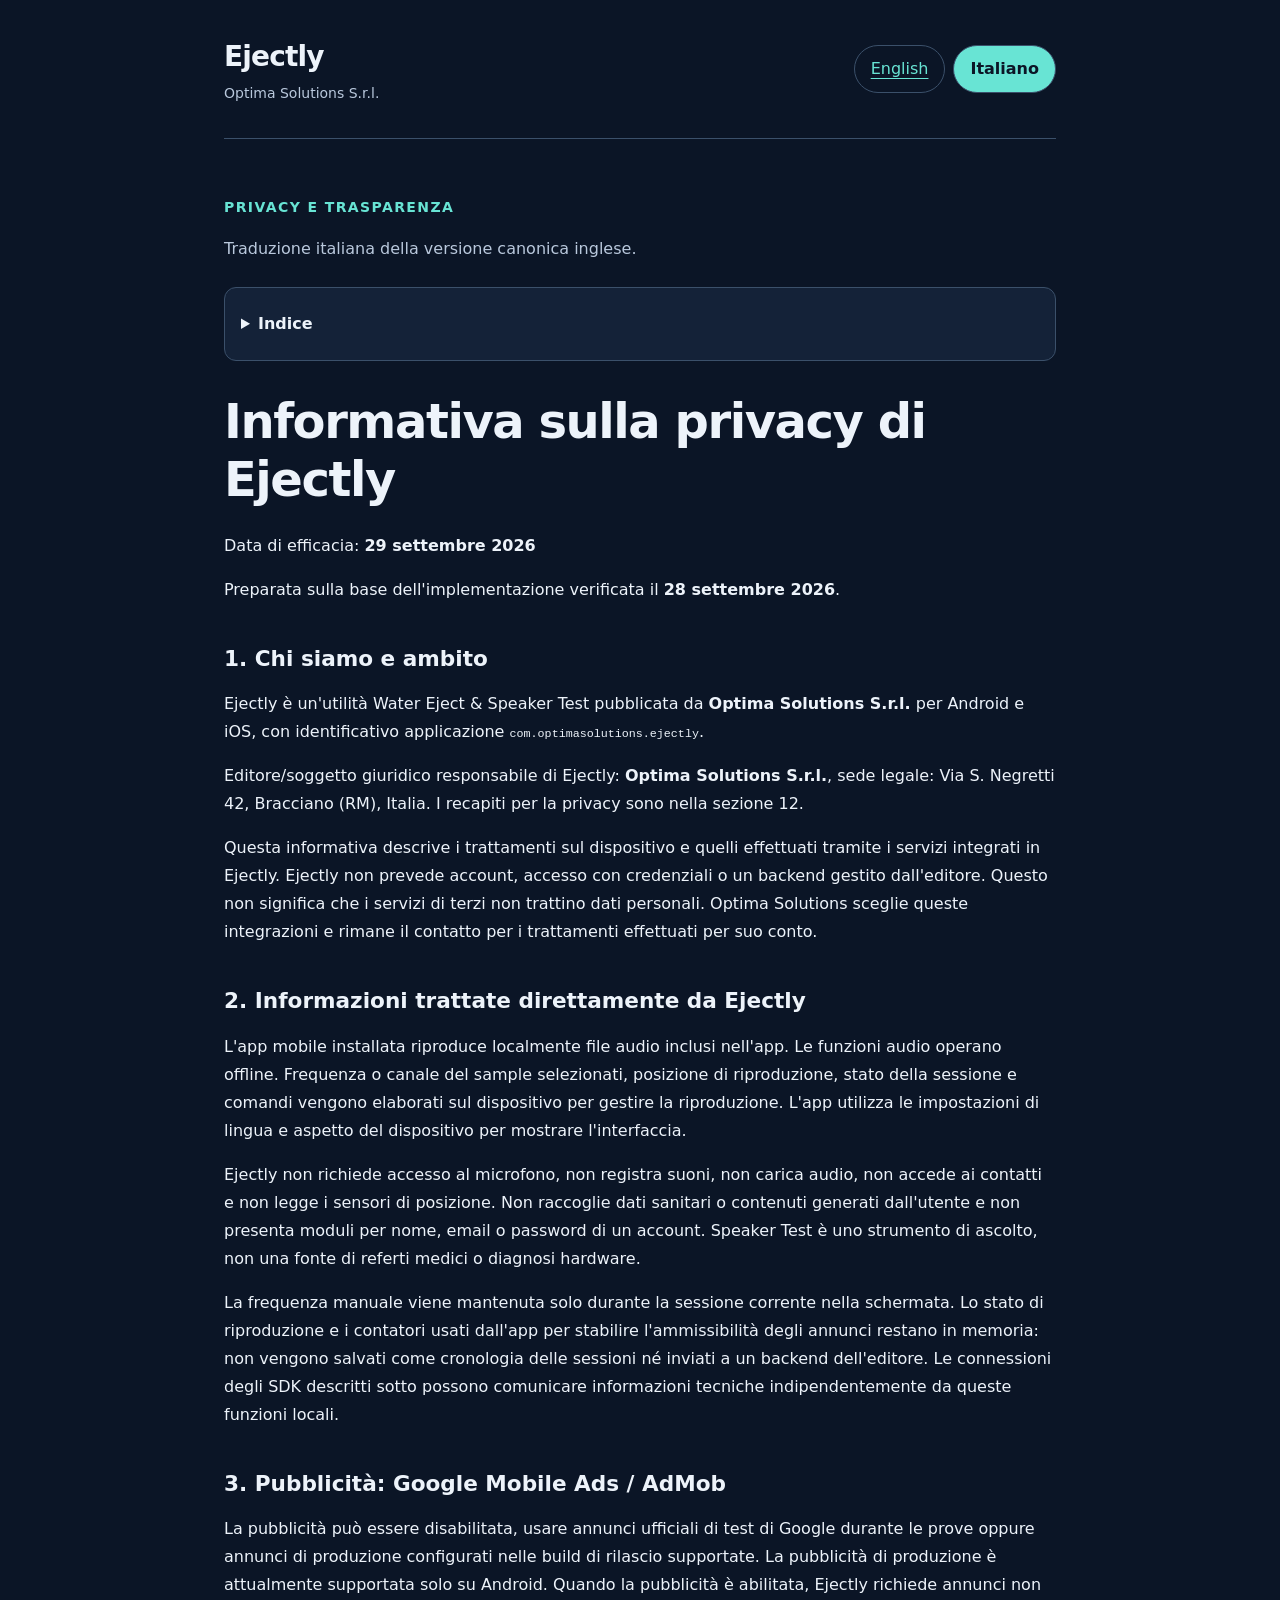
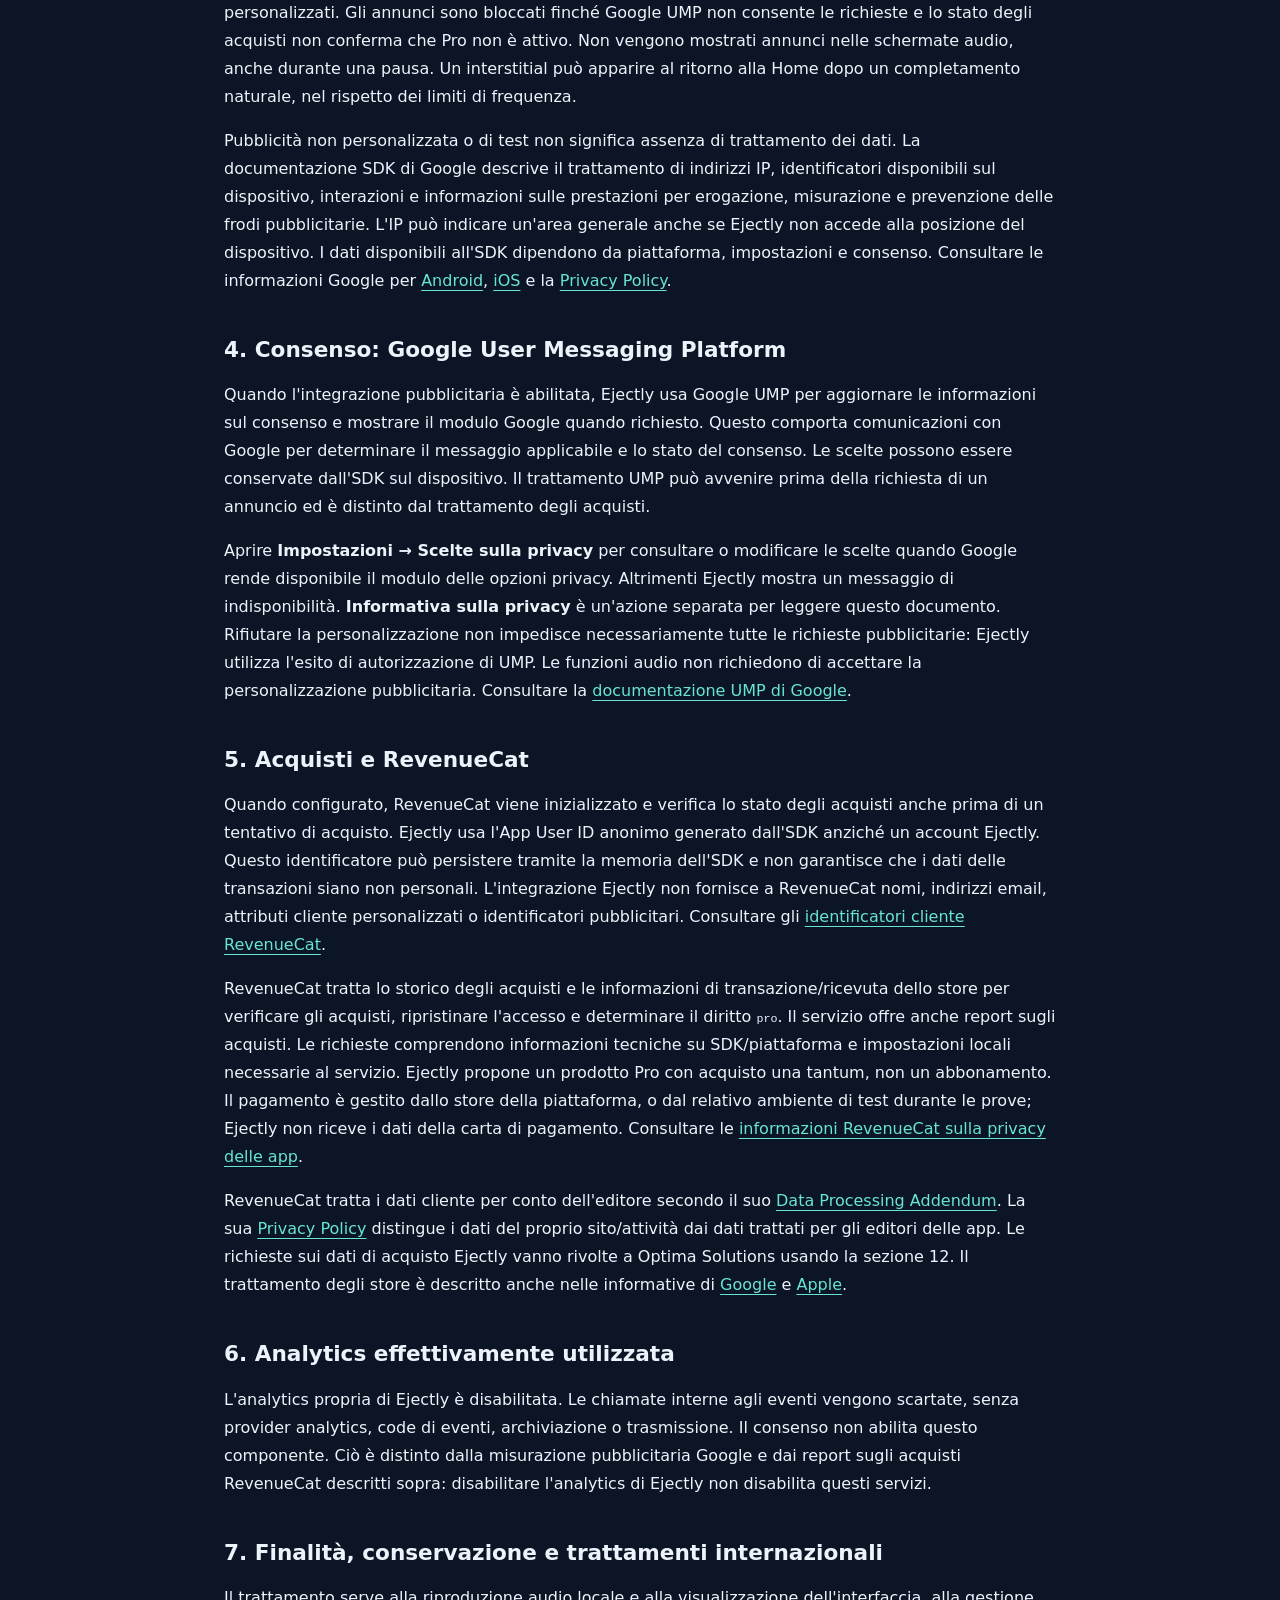
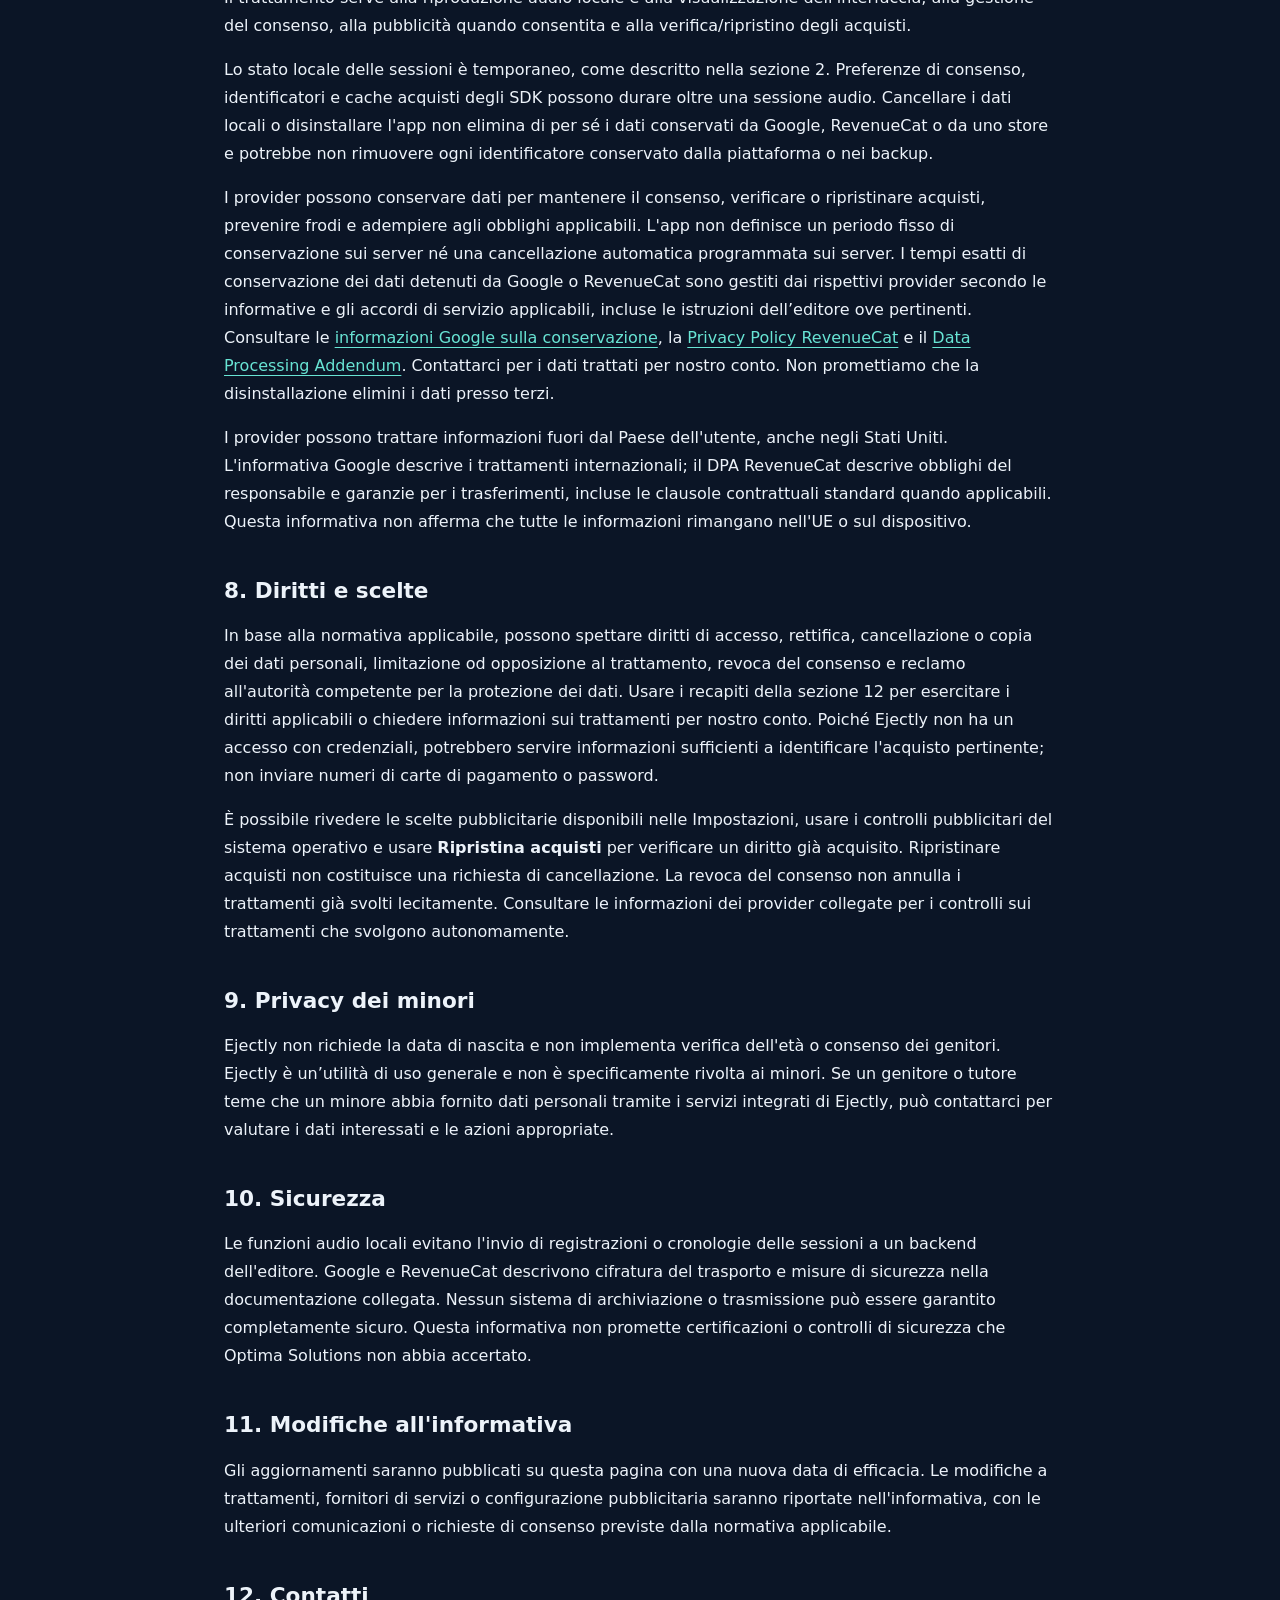
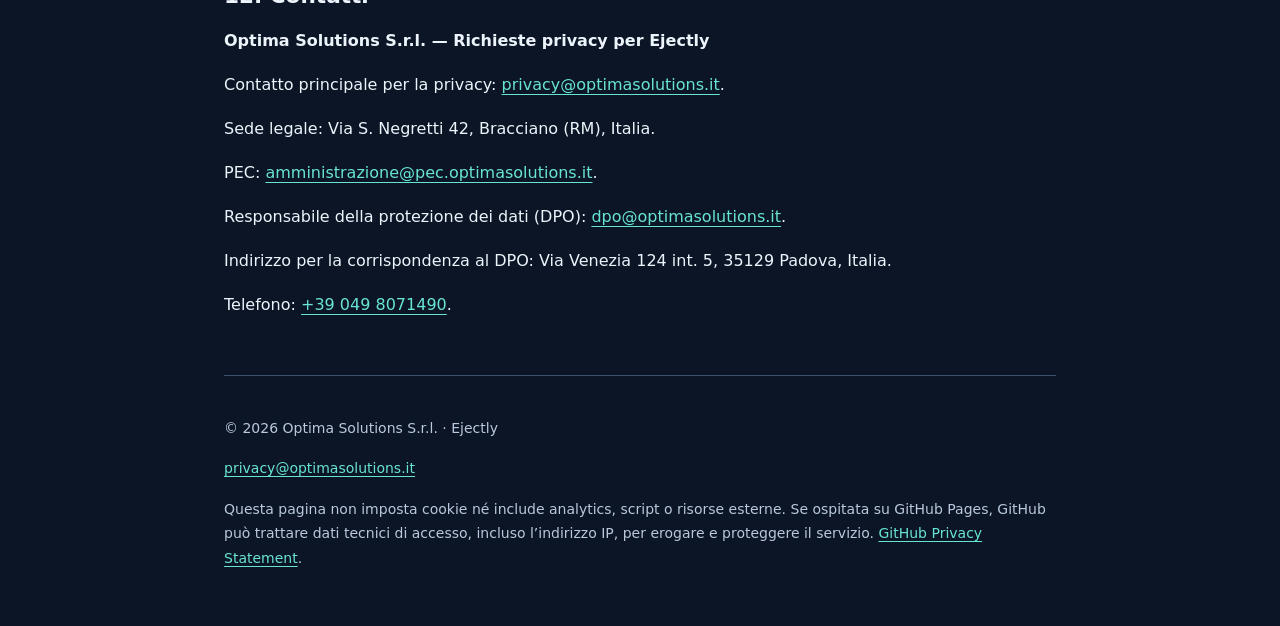
<file: ejectly/it/index.html>
<!doctype html>
<html lang="it">
<head>
  <meta charset="utf-8">
  <meta name="viewport" content="width=device-width, initial-scale=1">
  <meta name="referrer" content="no-referrer">
  <meta name="description" content="Ejectly — Informativa sulla privacy. Optima Solutions S.r.l.">
  <title>Informativa sulla privacy · Ejectly</title>
  <link rel="canonical" href="https://simonecampofranco82.github.io/optima-apps-privacy/ejectly/it/">
  <link rel="alternate" hreflang="en" href="https://simonecampofranco82.github.io/optima-apps-privacy/ejectly/">
  <link rel="alternate" hreflang="it" href="https://simonecampofranco82.github.io/optima-apps-privacy/ejectly/it/">
  <link rel="alternate" hreflang="x-default" href="https://simonecampofranco82.github.io/optima-apps-privacy/ejectly/">
  <link rel="stylesheet" href="../styles.css">
</head>
<body>
  <a class="skip" href="#policy">Vai al contenuto</a>
  <header>
    <div class="brand">Ejectly<span>Optima Solutions S.r.l.</span></div>
    <nav aria-label="Lingua">
      <a href="../" lang="en" hreflang="en">English</a>
      <a href="./" lang="it" hreflang="it" aria-current="page">Italiano</a>
    </nav>
  </header>
  <main id="policy" tabindex="-1">
    <p class="eyebrow">Privacy e trasparenza</p>
    <p class="language-note">Traduzione italiana della versione canonica inglese.</p>
    <details><summary>Indice</summary><ol><li><a href="#section-1">1. Chi siamo e ambito</a></li><li><a href="#section-2">2. Informazioni trattate direttamente da Ejectly</a></li><li><a href="#section-3">3. Pubblicità: Google Mobile Ads / AdMob</a></li><li><a href="#section-4">4. Consenso: Google User Messaging Platform</a></li><li><a href="#section-5">5. Acquisti e RevenueCat</a></li><li><a href="#section-6">6. Analytics effettivamente utilizzata</a></li><li><a href="#section-7">7. Finalità, conservazione e trattamenti internazionali</a></li><li><a href="#section-8">8. Diritti e scelte</a></li><li><a href="#section-9">9. Privacy dei minori</a></li><li><a href="#section-10">10. Sicurezza</a></li><li><a href="#section-11">11. Modifiche all'informativa</a></li><li><a href="#section-12">12. Contatti</a></li></ol></details>
    <article><h1>Informativa sulla privacy di Ejectly</h1>
<p>Data di efficacia: <strong>29 settembre 2026</strong></p>
<p>Preparata sulla base dell'implementazione verificata il <strong>28 settembre 2026</strong>.</p>
<h2 id="section-1">1. Chi siamo e ambito</h2>
<p>Ejectly è un'utilità Water Eject &amp; Speaker Test pubblicata da <strong>Optima Solutions S.r.l.</strong> per Android e iOS, con identificativo applicazione <code>com.optimasolutions.ejectly</code>.</p>
<p>Editore/soggetto giuridico responsabile di Ejectly: <strong>Optima Solutions S.r.l.</strong>, sede legale: Via S. Negretti 42, Bracciano (RM), Italia. I recapiti per la privacy sono nella sezione 12.</p>
<p>Questa informativa descrive i trattamenti sul dispositivo e quelli effettuati tramite i servizi integrati in Ejectly. Ejectly non prevede account, accesso con credenziali o un backend gestito dall'editore. Questo non significa che i servizi di terzi non trattino dati personali. Optima Solutions sceglie queste integrazioni e rimane il contatto per i trattamenti effettuati per suo conto.</p>
<h2 id="section-2">2. Informazioni trattate direttamente da Ejectly</h2>
<p>L'app mobile installata riproduce localmente file audio inclusi nell'app. Le funzioni audio operano offline. Frequenza o canale del sample selezionati, posizione di riproduzione, stato della sessione e comandi vengono elaborati sul dispositivo per gestire la riproduzione. L'app utilizza le impostazioni di lingua e aspetto del dispositivo per mostrare l'interfaccia.</p>
<p>Ejectly non richiede accesso al microfono, non registra suoni, non carica audio, non accede ai contatti e non legge i sensori di posizione. Non raccoglie dati sanitari o contenuti generati dall'utente e non presenta moduli per nome, email o password di un account. Speaker Test è uno strumento di ascolto, non una fonte di referti medici o diagnosi hardware.</p>
<p>La frequenza manuale viene mantenuta solo durante la sessione corrente nella schermata. Lo stato di riproduzione e i contatori usati dall'app per stabilire l'ammissibilità degli annunci restano in memoria: non vengono salvati come cronologia delle sessioni né inviati a un backend dell'editore. Le connessioni degli SDK descritti sotto possono comunicare informazioni tecniche indipendentemente da queste funzioni locali.</p>
<h2 id="section-3">3. Pubblicità: Google Mobile Ads / AdMob</h2>
<p>La pubblicità può essere disabilitata, usare annunci ufficiali di test di Google durante le prove oppure annunci di produzione configurati nelle build di rilascio supportate. La pubblicità di produzione è attualmente supportata solo su Android. Quando la pubblicità è abilitata, Ejectly richiede annunci non personalizzati. Gli annunci sono bloccati finché Google UMP non consente le richieste e lo stato degli acquisti non conferma che Pro non è attivo. Non vengono mostrati annunci nelle schermate audio, anche durante una pausa. Un interstitial può apparire al ritorno alla Home dopo un completamento naturale, nel rispetto dei limiti di frequenza.</p>
<p>Pubblicità non personalizzata o di test non significa assenza di trattamento dei dati. La documentazione SDK di Google descrive il trattamento di indirizzi IP, identificatori disponibili sul dispositivo, interazioni e informazioni sulle prestazioni per erogazione, misurazione e prevenzione delle frodi pubblicitarie. L'IP può indicare un'area generale anche se Ejectly non accede alla posizione del dispositivo. I dati disponibili all'SDK dipendono da piattaforma, impostazioni e consenso. Consultare le informazioni Google per <a href="https://developers.google.com/admob/android/privacy/play-data-disclosure">Android</a>, <a href="https://developers.google.com/admob/ios/privacy/data-disclosure">iOS</a> e la <a href="https://policies.google.com/privacy">Privacy Policy</a>.</p>
<h2 id="section-4">4. Consenso: Google User Messaging Platform</h2>
<p>Quando l'integrazione pubblicitaria è abilitata, Ejectly usa Google UMP per aggiornare le informazioni sul consenso e mostrare il modulo Google quando richiesto. Questo comporta comunicazioni con Google per determinare il messaggio applicabile e lo stato del consenso. Le scelte possono essere conservate dall'SDK sul dispositivo. Il trattamento UMP può avvenire prima della richiesta di un annuncio ed è distinto dal trattamento degli acquisti.</p>
<p>Aprire <strong>Impostazioni → Scelte sulla privacy</strong> per consultare o modificare le scelte quando Google rende disponibile il modulo delle opzioni privacy. Altrimenti Ejectly mostra un messaggio di indisponibilità. <strong>Informativa sulla privacy</strong> è un'azione separata per leggere questo documento. Rifiutare la personalizzazione non impedisce necessariamente tutte le richieste pubblicitarie: Ejectly utilizza l'esito di autorizzazione di UMP. Le funzioni audio non richiedono di accettare la personalizzazione pubblicitaria. Consultare la <a href="https://developers.google.com/admob/android/privacy">documentazione UMP di Google</a>.</p>
<h2 id="section-5">5. Acquisti e RevenueCat</h2>
<p>Quando configurato, RevenueCat viene inizializzato e verifica lo stato degli acquisti anche prima di un tentativo di acquisto. Ejectly usa l'App User ID anonimo generato dall'SDK anziché un account Ejectly. Questo identificatore può persistere tramite la memoria dell'SDK e non garantisce che i dati delle transazioni siano non personali. L'integrazione Ejectly non fornisce a RevenueCat nomi, indirizzi email, attributi cliente personalizzati o identificatori pubblicitari. Consultare gli <a href="https://www.revenuecat.com/docs/customers/identifying-customers">identificatori cliente RevenueCat</a>.</p>
<p>RevenueCat tratta lo storico degli acquisti e le informazioni di transazione/ricevuta dello store per verificare gli acquisti, ripristinare l'accesso e determinare il diritto <code>pro</code>. Il servizio offre anche report sugli acquisti. Le richieste comprendono informazioni tecniche su SDK/piattaforma e impostazioni locali necessarie al servizio. Ejectly propone un prodotto Pro con acquisto una tantum, non un abbonamento. Il pagamento è gestito dallo store della piattaforma, o dal relativo ambiente di test durante le prove; Ejectly non riceve i dati della carta di pagamento. Consultare le <a href="https://www.revenuecat.com/docs/platform-resources/apple-platform-resources/apple-app-privacy">informazioni RevenueCat sulla privacy delle app</a>.</p>
<p>RevenueCat tratta i dati cliente per conto dell'editore secondo il suo <a href="https://www.revenuecat.com/dpa">Data Processing Addendum</a>. La sua <a href="https://www.revenuecat.com/privacy">Privacy Policy</a> distingue i dati del proprio sito/attività dai dati trattati per gli editori delle app. Le richieste sui dati di acquisto Ejectly vanno rivolte a Optima Solutions usando la sezione 12. Il trattamento degli store è descritto anche nelle informative di <a href="https://policies.google.com/privacy">Google</a> e <a href="https://www.apple.com/legal/privacy/">Apple</a>.</p>
<h2 id="section-6">6. Analytics effettivamente utilizzata</h2>
<p>L'analytics propria di Ejectly è disabilitata. Le chiamate interne agli eventi vengono scartate, senza provider analytics, code di eventi, archiviazione o trasmissione. Il consenso non abilita questo componente. Ciò è distinto dalla misurazione pubblicitaria Google e dai report sugli acquisti RevenueCat descritti sopra: disabilitare l'analytics di Ejectly non disabilita questi servizi.</p>
<h2 id="section-7">7. Finalità, conservazione e trattamenti internazionali</h2>
<p>Il trattamento serve alla riproduzione audio locale e alla visualizzazione dell'interfaccia, alla gestione del consenso, alla pubblicità quando consentita e alla verifica/ripristino degli acquisti.</p>
<p>Lo stato locale delle sessioni è temporaneo, come descritto nella sezione 2. Preferenze di consenso, identificatori e cache acquisti degli SDK possono durare oltre una sessione audio. Cancellare i dati locali o disinstallare l'app non elimina di per sé i dati conservati da Google, RevenueCat o da uno store e potrebbe non rimuovere ogni identificatore conservato dalla piattaforma o nei backup.</p>
<p>I provider possono conservare dati per mantenere il consenso, verificare o ripristinare acquisti, prevenire frodi e adempiere agli obblighi applicabili. L'app non definisce un periodo fisso di conservazione sui server né una cancellazione automatica programmata sui server. I tempi esatti di conservazione dei dati detenuti da Google o RevenueCat sono gestiti dai rispettivi provider secondo le informative e gli accordi di servizio applicabili, incluse le istruzioni dell’editore ove pertinenti. Consultare le <a href="https://policies.google.com/technologies/retention">informazioni Google sulla conservazione</a>, la <a href="https://www.revenuecat.com/privacy">Privacy Policy RevenueCat</a> e il <a href="https://www.revenuecat.com/dpa">Data Processing Addendum</a>. Contattarci per i dati trattati per nostro conto. Non promettiamo che la disinstallazione elimini i dati presso terzi.</p>
<p>I provider possono trattare informazioni fuori dal Paese dell'utente, anche negli Stati Uniti. L'informativa Google descrive i trattamenti internazionali; il DPA RevenueCat descrive obblighi del responsabile e garanzie per i trasferimenti, incluse le clausole contrattuali standard quando applicabili. Questa informativa non afferma che tutte le informazioni rimangano nell'UE o sul dispositivo.</p>
<h2 id="section-8">8. Diritti e scelte</h2>
<p>In base alla normativa applicabile, possono spettare diritti di accesso, rettifica, cancellazione o copia dei dati personali, limitazione od opposizione al trattamento, revoca del consenso e reclamo all'autorità competente per la protezione dei dati. Usare i recapiti della sezione 12 per esercitare i diritti applicabili o chiedere informazioni sui trattamenti per nostro conto. Poiché Ejectly non ha un accesso con credenziali, potrebbero servire informazioni sufficienti a identificare l'acquisto pertinente; non inviare numeri di carte di pagamento o password.</p>
<p>È possibile rivedere le scelte pubblicitarie disponibili nelle Impostazioni, usare i controlli pubblicitari del sistema operativo e usare <strong>Ripristina acquisti</strong> per verificare un diritto già acquisito. Ripristinare acquisti non costituisce una richiesta di cancellazione. La revoca del consenso non annulla i trattamenti già svolti lecitamente. Consultare le informazioni dei provider collegate per i controlli sui trattamenti che svolgono autonomamente.</p>
<h2 id="section-9">9. Privacy dei minori</h2>
<p>Ejectly non richiede la data di nascita e non implementa verifica dell'età o consenso dei genitori. Ejectly è un’utilità di uso generale e non è specificamente rivolta ai minori. Se un genitore o tutore teme che un minore abbia fornito dati personali tramite i servizi integrati di Ejectly, può contattarci per valutare i dati interessati e le azioni appropriate.</p>
<h2 id="section-10">10. Sicurezza</h2>
<p>Le funzioni audio locali evitano l'invio di registrazioni o cronologie delle sessioni a un backend dell'editore. Google e RevenueCat descrivono cifratura del trasporto e misure di sicurezza nella documentazione collegata. Nessun sistema di archiviazione o trasmissione può essere garantito completamente sicuro. Questa informativa non promette certificazioni o controlli di sicurezza che Optima Solutions non abbia accertato.</p>
<h2 id="section-11">11. Modifiche all'informativa</h2>
<p>Gli aggiornamenti saranno pubblicati su questa pagina con una nuova data di efficacia. Le modifiche a trattamenti, fornitori di servizi o configurazione pubblicitaria saranno riportate nell'informativa, con le ulteriori comunicazioni o richieste di consenso previste dalla normativa applicabile.</p>
<h2 id="section-12">12. Contatti</h2>
<p><strong>Optima Solutions S.r.l. — Richieste privacy per Ejectly</strong></p>
<p>Contatto principale per la privacy: <a href="mailto:privacy@optimasolutions.it">privacy@optimasolutions.it</a>.</p>
<p>Sede legale: Via S. Negretti 42, Bracciano (RM), Italia.</p>
<p>PEC: <a href="mailto:amministrazione@pec.optimasolutions.it">amministrazione@pec.optimasolutions.it</a>.</p>
<p>Responsabile della protezione dei dati (DPO): <a href="mailto:dpo@optimasolutions.it">dpo@optimasolutions.it</a>.</p>
<p>Indirizzo per la corrispondenza al DPO: Via Venezia 124 int. 5, 35129 Padova, Italia.</p>
<p>Telefono: <a href="tel:+390498071490">+39 049 8071490</a>.</p></article>
  </main>
  <footer>
    <p>© 2026 Optima Solutions S.r.l. · Ejectly</p>
    <p><a href="mailto:privacy@optimasolutions.it">privacy@optimasolutions.it</a></p>
    <p>Questa pagina non imposta cookie né include analytics, script o risorse esterne. Se ospitata su GitHub Pages, GitHub può trattare dati tecnici di accesso, incluso l’indirizzo IP, per erogare e proteggere il servizio. <a href="https://docs.github.com/en/site-policy/privacy-policies/github-general-privacy-statement">GitHub Privacy Statement</a>.</p>
  </footer>
</body>
</html>
</file>
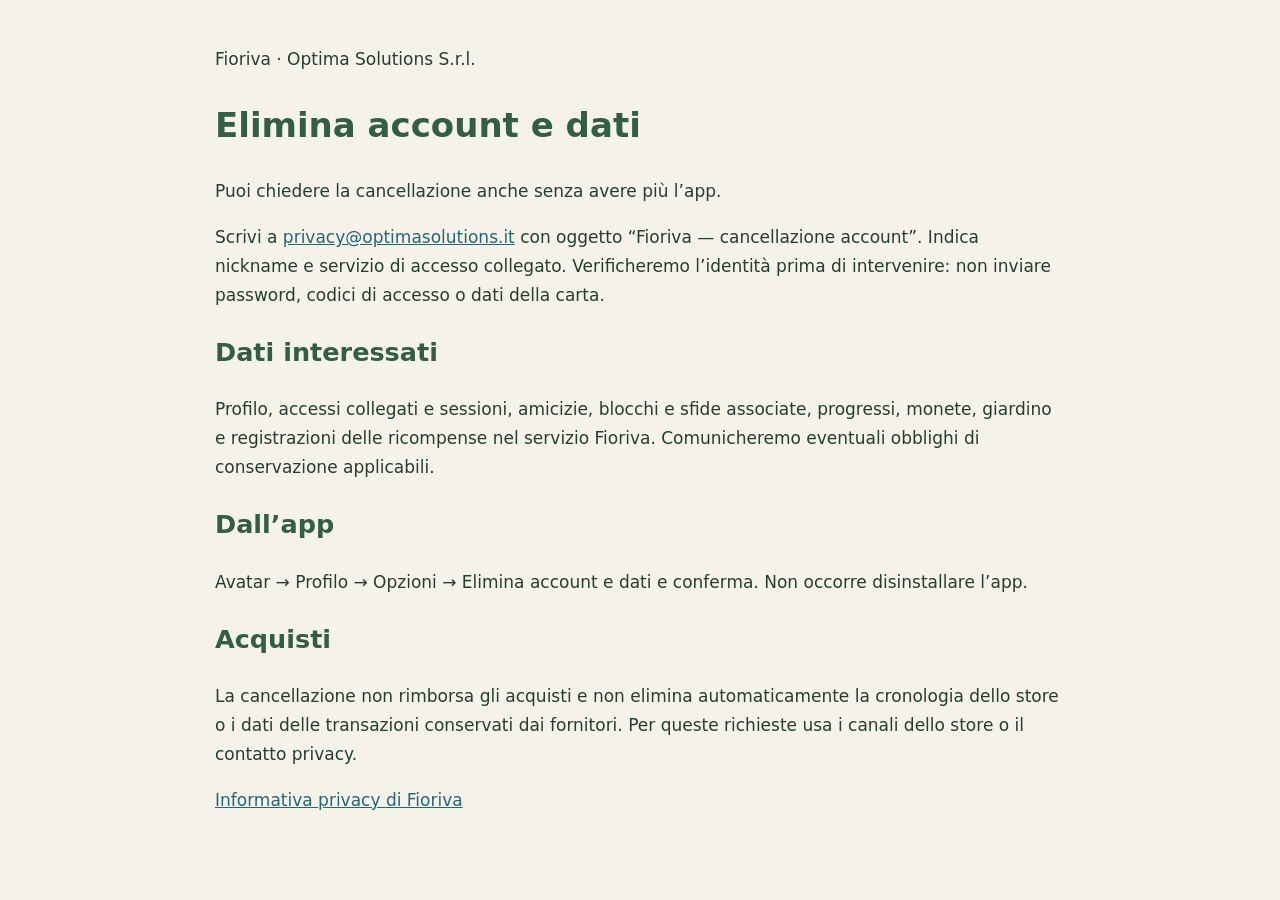
<file: fioriva/delete-account/index.html>
<!doctype html><html lang="it"><head><meta charset="utf-8"><meta name="viewport" content="width=device-width,initial-scale=1"><title>Fioriva — Informativa privacy</title><style>body{max-width:850px;margin:auto;padding:28px;font:17px/1.7 system-ui;background:#f5f3e9;color:#263d30}h1,h2{color:#345d45}a{color:#246774}li{margin:10px 0}code{overflow-wrap:anywhere}</style></head><body><main><p>Fioriva · Optima Solutions S.r.l.</p><h1>Elimina account e dati</h1><p>Puoi chiedere la cancellazione anche senza avere più l’app.</p><p>Scrivi a <a href="mailto:privacy@optimasolutions.it?subject=Fioriva%20-%20cancellazione%20account">privacy@optimasolutions.it</a> con oggetto “Fioriva — cancellazione account”. Indica nickname e servizio di accesso collegato. Verificheremo l’identità prima di intervenire: non inviare password, codici di accesso o dati della carta.</p><h2>Dati interessati</h2><p>Profilo, accessi collegati e sessioni, amicizie, blocchi e sfide associate, progressi, monete, giardino e registrazioni delle ricompense nel servizio Fioriva. Comunicheremo eventuali obblighi di conservazione applicabili.</p><h2>Dall’app</h2><p>Avatar → Profilo → Opzioni → Elimina account e dati e conferma. Non occorre disinstallare l’app.</p><h2>Acquisti</h2><p>La cancellazione non rimborsa gli acquisti e non elimina automaticamente la cronologia dello store o i dati delle transazioni conservati dai fornitori. Per queste richieste usa i canali dello store o il contatto privacy.</p><p><a href="../">Informativa privacy di Fioriva</a></p></main></body></html>
</file>
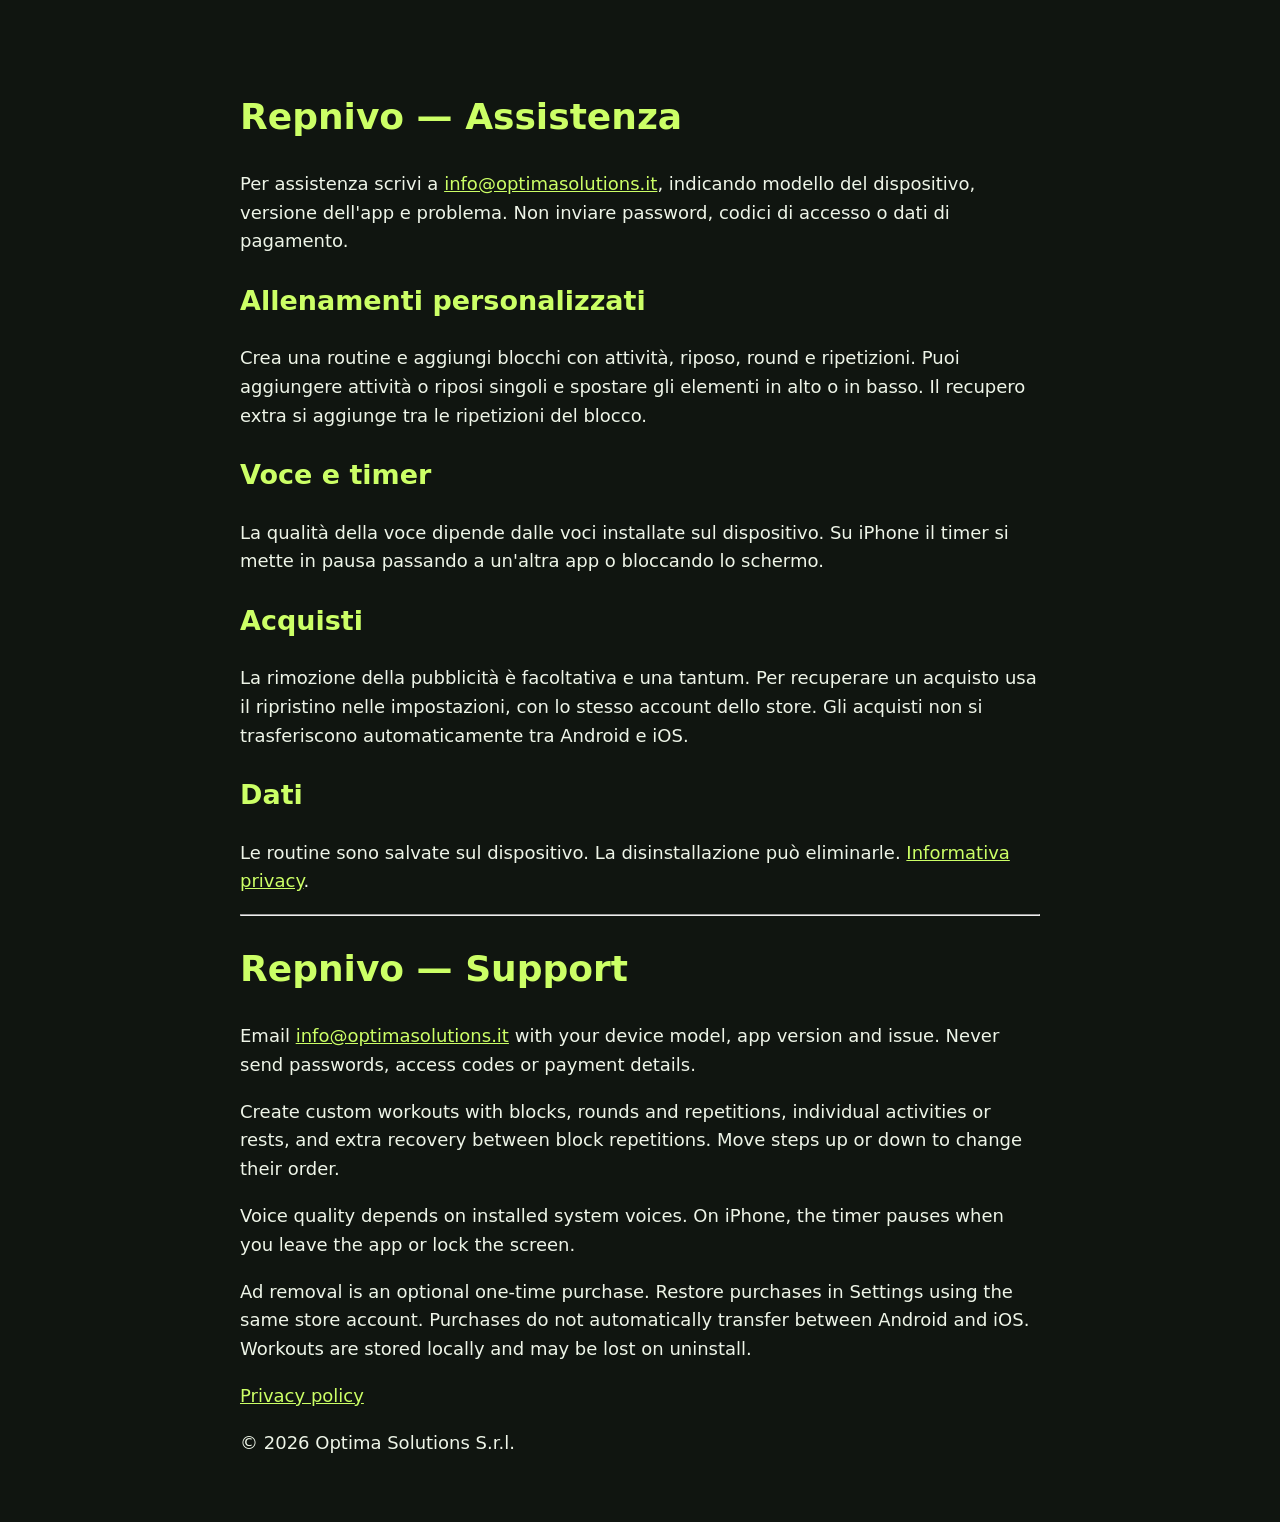
<file: repnivo/support/index.html>
<!doctype html><html lang="it"><meta charset="utf-8"><meta name="viewport" content="width=device-width,initial-scale=1"><title>Repnivo — Assistenza / Support</title><style>body{max-width:800px;margin:40px auto;padding:24px;background:#101510;color:#eef5e8;font:18px/1.6 system-ui}a{color:#ccff66}h1,h2{color:#ccff66}</style><h1>Repnivo — Assistenza</h1><p>Per assistenza scrivi a <a href="mailto:info@optimasolutions.it">info@optimasolutions.it</a>, indicando modello del dispositivo, versione dell'app e problema. Non inviare password, codici di accesso o dati di pagamento.</p><h2>Allenamenti personalizzati</h2><p>Crea una routine e aggiungi blocchi con attività, riposo, round e ripetizioni. Puoi aggiungere attività o riposi singoli e spostare gli elementi in alto o in basso. Il recupero extra si aggiunge tra le ripetizioni del blocco.</p><h2>Voce e timer</h2><p>La qualità della voce dipende dalle voci installate sul dispositivo. Su iPhone il timer si mette in pausa passando a un'altra app o bloccando lo schermo.</p><h2>Acquisti</h2><p>La rimozione della pubblicità è facoltativa e una tantum. Per recuperare un acquisto usa il ripristino nelle impostazioni, con lo stesso account dello store. Gli acquisti non si trasferiscono automaticamente tra Android e iOS.</p><h2>Dati</h2><p>Le routine sono salvate sul dispositivo. La disinstallazione può eliminarle. <a href="../">Informativa privacy</a>.</p><hr><h1 lang="en">Repnivo — Support</h1><div lang="en"><p>Email <a href="mailto:info@optimasolutions.it">info@optimasolutions.it</a> with your device model, app version and issue. Never send passwords, access codes or payment details.</p><p>Create custom workouts with blocks, rounds and repetitions, individual activities or rests, and extra recovery between block repetitions. Move steps up or down to change their order.</p><p>Voice quality depends on installed system voices. On iPhone, the timer pauses when you leave the app or lock the screen.</p><p>Ad removal is an optional one-time purchase. Restore purchases in Settings using the same store account. Purchases do not automatically transfer between Android and iOS. Workouts are stored locally and may be lost on uninstall.</p><p><a href="../#english">Privacy policy</a></p></div><footer>© 2026 Optima Solutions S.r.l.</footer></html>
</file>
<file: ejectly/styles.css>
:root { color-scheme: dark; --bg: #0b1526; --surface: #142238; --text: #edf3fa; --muted: #b9c8dc; --accent: #68e4d4; --border: #3b506a; }
* { box-sizing: border-box; }
html { font: 100%/1.75 system-ui, -apple-system, BlinkMacSystemFont, "Segoe UI", sans-serif; }
body { margin: 0; background: var(--bg); color: var(--text); }
header, main, footer { width: min(100% - 2rem, 52rem); margin-inline: auto; }
header { padding-block: 2rem; display: flex; flex-wrap: wrap; align-items: center; justify-content: space-between; gap: 1.5rem; border-bottom: 1px solid var(--border); }
.brand { font-size: 1.75rem; font-weight: 750; letter-spacing: -.03em; }
.brand span { display: block; font-size: .875rem; color: var(--muted); font-weight: 400; letter-spacing: normal; }
nav { display: flex; flex-wrap: wrap; gap: .5rem; }
nav a { display: inline-flex; align-items: center; min-height: 3rem; padding: .5rem 1rem; border: 1px solid var(--border); border-radius: 999px; }
nav a[aria-current] { background: var(--accent); color: var(--bg); font-weight: 700; text-decoration: none; }
a { color: var(--accent); text-underline-offset: .22em; overflow-wrap: anywhere; }
a:hover { text-decoration-thickness: .15em; }
:focus-visible { outline: 3px solid var(--accent); outline-offset: 5px; }
main { padding-block: 2.5rem; }
.eyebrow { color: var(--accent); font-size: .875rem; font-weight: 700; letter-spacing: .1em; text-transform: uppercase; }
.language-note { color: var(--muted); }
h1 { font-size: clamp(2rem, 6vw, 3rem); line-height: 1.2; letter-spacing: -.03em; margin-block: 2rem 1.5rem; }
h2 { font-size: 1.35rem; line-height: 1.4; margin-block: 2.5rem 1rem; scroll-margin-top: 1rem; }
p { margin-block: 1rem; overflow-wrap: anywhere; }
code { font-size: .9em; overflow-wrap: anywhere; }
details { margin-block: 1.5rem; padding: .75rem 1rem; border: 1px solid var(--border); border-radius: .75rem; background: var(--surface); }
summary { cursor: pointer; min-height: 3rem; padding-block: .6rem; font-weight: 650; }
ol { list-style: none; padding: 0; }
li a { display: block; padding-block: .5rem; min-height: 3rem; }
footer { border-top: 1px solid var(--border); padding-block: 1.5rem 2.5rem; color: var(--muted); font-size: .875rem; }
.skip { position: absolute; left: 1rem; top: -10rem; padding: .75rem; background: var(--bg); }
.skip:focus { top: 1rem; }
@media print { :root { --bg: #fff; --text: #111; --muted: #333; --accent: #125c55; --border: #aaa; } header nav, details, .skip { display: none; } header, main, footer { width: 100%; } }
</file>
